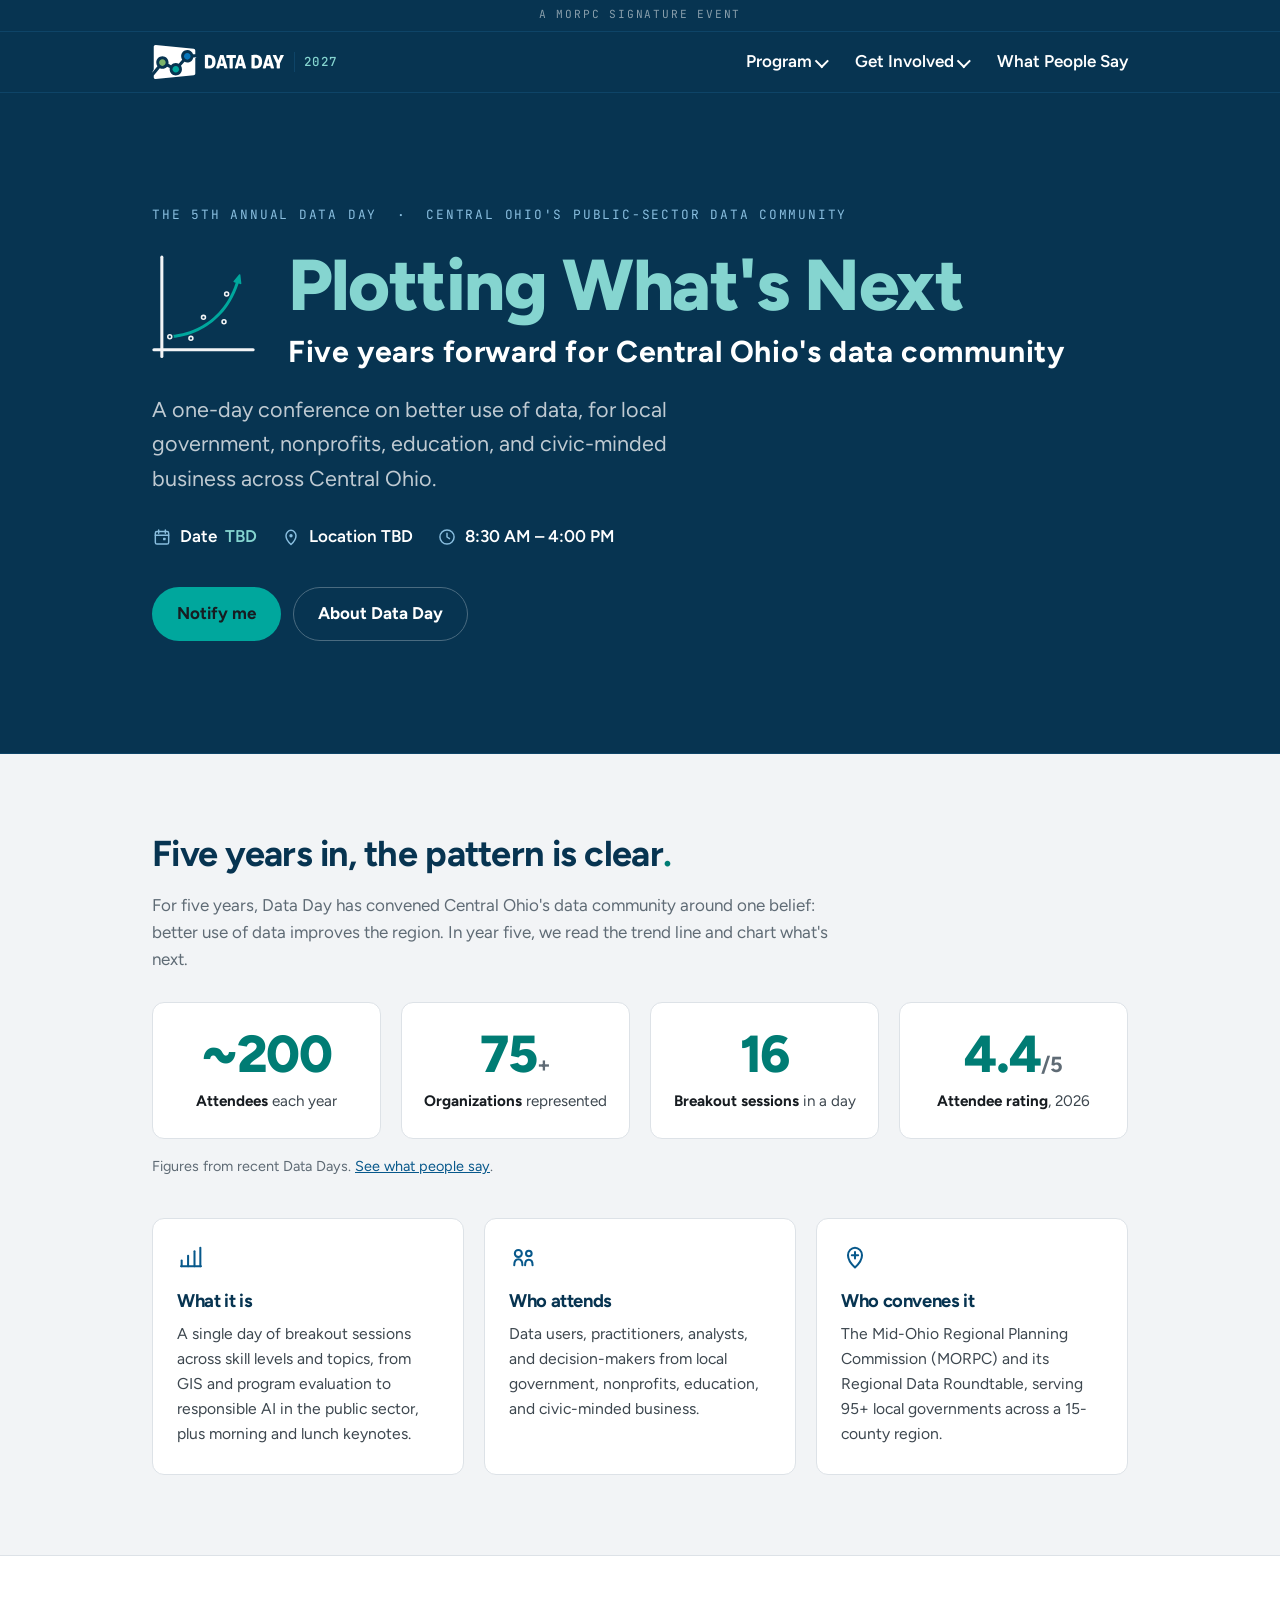
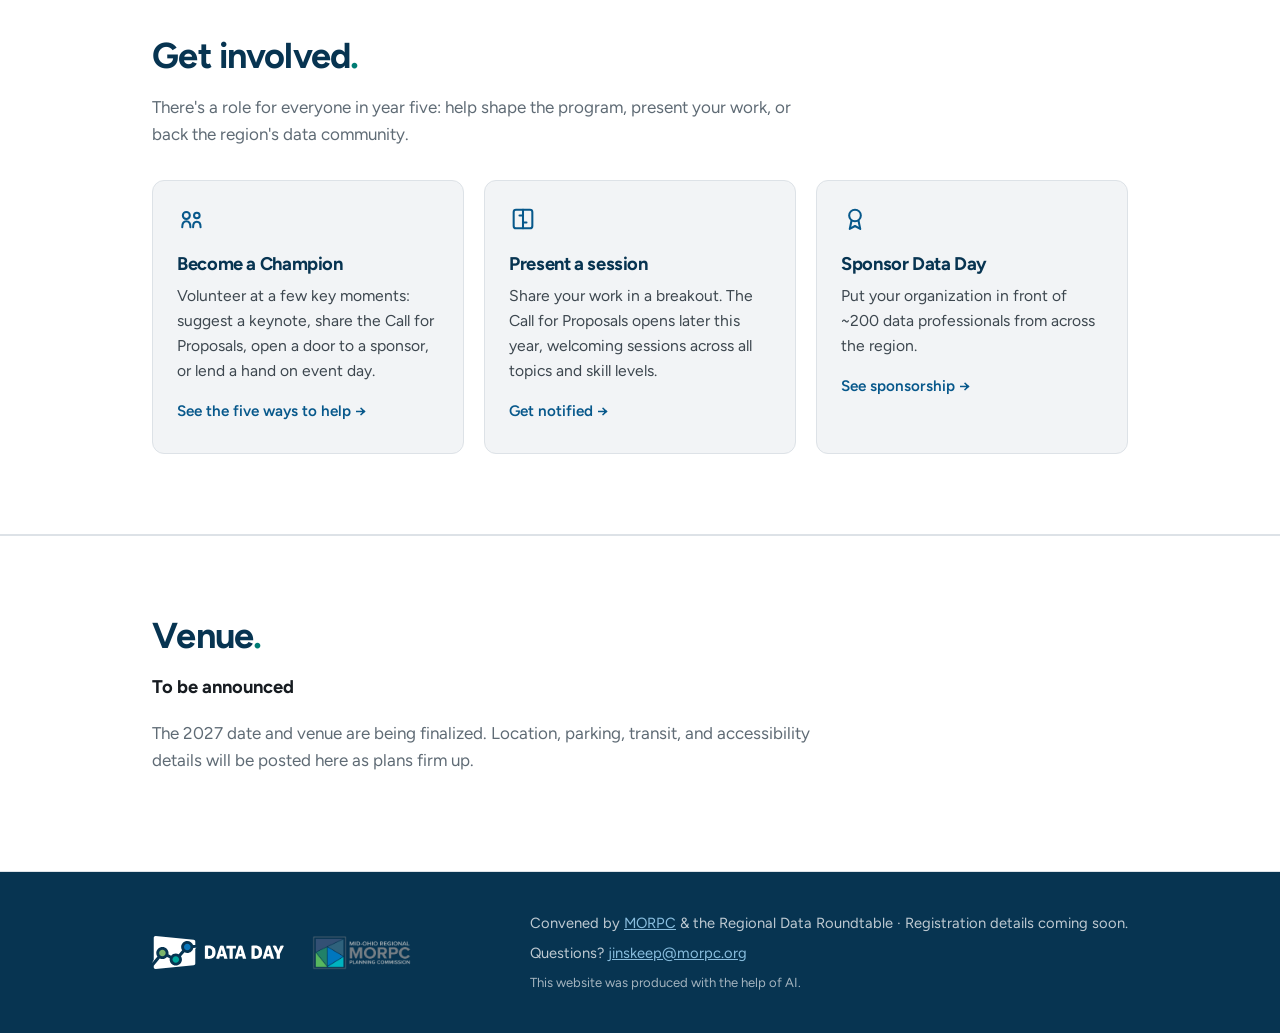
<file: docs/index.html>
<!DOCTYPE html>
<html lang="en">
<head>
  <meta charset="utf-8">
  <meta name="viewport" content="width=device-width, initial-scale=1">
  <title>Data Day 2027 · Plotting What's Next</title>
  <meta name="description" content="Data Day 2027: the 5th annual conference for Central Ohio's public-sector data community. Date and venue to be announced. Convened by MORPC and the Regional Data Roundtable.">
  <meta name="theme-color" content="#073451">
  <link rel="icon" href="assets/favicon.svg" type="image/svg+xml">

  <!-- Open Graph (image TBD, swap in the save-the-date graphic once built) -->
  <meta property="og:type" content="website">
  <meta property="og:title" content="Data Day 2027 · Plotting What's Next">
  <meta property="og:description" content="The 5th annual Data Day. Date & venue to be announced.">

  <link rel="preconnect" href="https://fonts.googleapis.com">
  <link rel="preconnect" href="https://fonts.gstatic.com" crossorigin>
  <link href="https://fonts.googleapis.com/css2?family=Figtree:wght@400;500;600;700;800&family=JetBrains+Mono:wght@400;500&display=swap" rel="stylesheet">
  <link rel="stylesheet" href="styles.css">
</head>
<body>
  <a class="skip-link" href="#about">Skip to content</a>

  <!-- MORPC signature strip -->
  <div class="sig-strip">
    <div class="wrap">
      <a href="https://www.morpc.org" target="_blank" rel="noopener">A MORPC Signature Event</a>
    </div>
  </div>

  <!-- ============================ TOP NAV ============================ -->
  <header class="topbar">
    <div class="wrap">
      <a class="topbar__brand" href="index.html">
        <img class="topbar__logo" src="assets/datadaylogo-white.svg" alt="Data Day" width="692" height="175">
        <span class="topbar__year">2027</span>
      </a>
      <nav class="topbar__nav" aria-label="Primary">
        <div class="navitem navitem--menu">
          <button type="button" class="navitem__btn" aria-expanded="false" aria-haspopup="true" aria-controls="menu-program">Program</button>
          <div class="navmenu" id="menu-program" role="menu" aria-label="Program">
            <span class="navmenu__item navmenu__item--disabled" role="menuitem" aria-disabled="true">Schedule <em>Coming soon</em></span>
            <a class="navmenu__item" role="menuitem" href="keynote.html">Keynotes</a>
            <span class="navmenu__item navmenu__item--disabled" role="menuitem" aria-disabled="true">Breakouts <em>Coming soon</em></span>
          </div>
        </div>
        <div class="navitem navitem--menu">
          <button type="button" class="navitem__btn" aria-expanded="false" aria-haspopup="true" aria-controls="menu-involved">Get Involved</button>
          <div class="navmenu" id="menu-involved" role="menu" aria-label="Get Involved">
            <a class="navmenu__item" role="menuitem" href="sponsors.html">Sponsorship</a>
            <a class="navmenu__item" role="menuitem" href="champions.html">Champions</a>
          </div>
        </div>
        <a class="navitem__link" href="what-people-say.html">What People Say</a>
      </nav>
    </div>
  </header>

  <!-- ============================ HERO ============================ -->
  <header class="hero">
    <div class="wrap">
      <p class="eyebrow">The 5th Annual Data Day &nbsp;·&nbsp; Central Ohio's public-sector data community</p>

      <div class="hero__lockup">
      <!-- Trend Mark (Fog axes + Teal arrow) -->
      <svg class="hero__mark" viewBox="165 113 490 490" role="img" aria-label="Data Day trend mark" style="color:#F2F4F6">
        <path d="M 173.99191,559.10665 H 641.5168" fill="none" stroke="currentColor" stroke-width="14.4" stroke-linecap="round"/>
        <path d="m 211.37723,123.12357 v 467.5249" fill="none" stroke="currentColor" stroke-width="14.4" stroke-linecap="round"/>
        <circle cx="248.69173" cy="498.01663" r="9.2476263" fill="none" stroke="currentColor" stroke-width="7.42475"/>
        <circle cx="348.375" cy="505.53125" r="9.2476263" fill="none" stroke="currentColor" stroke-width="7.42475"/>
        <circle cx="407.53125" cy="406.77148" r="9.2476263" fill="none" stroke="currentColor" stroke-width="7.42475"/>
        <circle cx="504.25195" cy="427.41211" r="9.2476263" fill="none" stroke="currentColor" stroke-width="7.42475"/>
        <circle cx="516.61914" cy="296.58984" r="9.2476263" fill="none" stroke="currentColor" stroke-width="7.42475"/>
        <path transform="translate(0.13638047,-0.05627852)" fill="#00A79D" d="M 576.82651 204.18714 A 3.6003599 3.6003599 0 0 0 575.09799 205.31214 L 549.66245 235.31018 A 3.6003599 3.6003599 0 0 0 551.37534 241.08558 L 559.21909 243.43714 C 519.67073 364.08588 444.71797 425.09234 378.71128 456.52893 C 328.57672 480.40621 284.06451 486.94206 264.28354 488.74183 C 266.26284 491.02009 267.46909 493.9852 267.46909 497.21253 C 267.46909 499.28394 266.97063 501.24655 266.09214 502.98987 C 287.35294 500.99257 333.42188 494.04738 384.90268 469.52893 C 453.71797 436.75471 532.23539 372.19244 573.01206 247.56995 L 581.1937 250.02308 A 3.6003599 3.6003599 0 0 0 585.80503 246.17151 L 581.42026 207.23792 A 3.6003599 3.6003599 0 0 0 578.89096 204.1969 A 3.6003599 3.6003599 0 0 0 576.82651 204.18714 z"/>
      </svg>

      <h1>Plotting What's Next<span class="sub">Five years forward for Central Ohio's data community</span></h1>
      </div>

      <p class="lede">A one-day conference on better use of data, for local government, nonprofits, education, and civic-minded business across Central Ohio.</p>

      <ul class="facts">
        <li>
          <svg viewBox="0 0 24 24" fill="none" stroke="currentColor" stroke-width="1.75" stroke-linecap="round" stroke-linejoin="round" aria-hidden="true">
            <rect x="4" y="5.5" width="16" height="15" rx="2"/><path d="M4 10H20"/><path d="M8 3.5V7.5"/><path d="M16 3.5V7.5"/><rect x="13.3" y="13" width="3" height="3" rx="0.6" fill="currentColor" stroke="none"/>
          </svg>
          Date <span class="num">TBD</span>
        </li>
        <li>
          <svg viewBox="0 0 24 24" fill="none" stroke="currentColor" stroke-width="1.75" stroke-linecap="round" stroke-linejoin="round" aria-hidden="true">
            <path d="M12 21C12 21 6 15.5 6 10.5C6 6.9 8.9 4 12 4C15.1 4 18 6.9 18 10.5C18 15.5 12 21 12 21Z"/><circle cx="12" cy="10.5" r="2" fill="currentColor" stroke="none"/>
          </svg>
          Location TBD
        </li>
        <li>
          <svg viewBox="0 0 24 24" fill="none" stroke="currentColor" stroke-width="1.75" stroke-linecap="round" stroke-linejoin="round" aria-hidden="true">
            <circle cx="12" cy="12" r="8.5"/><path d="M12 7.5V12L15 14"/>
          </svg>
          8:30&nbsp;AM&nbsp;–&nbsp;4:00&nbsp;PM
        </li>
      </ul>

      <div class="cta">
        <a class="btn btn-primary" href="mailto:jinskeep@morpc.org?subject=Notify%20me%20about%20Data%20Day%202027">Notify me</a>
        <a class="btn btn-ghost" href="#about">About Data Day</a>
      </div>
    </div>
  </header>

  <!-- ============================ ABOUT ============================ -->
  <section id="about">
    <div class="wrap">
      <h2>Five years in, the pattern is clear<span class="tick">.</span></h2>
      <p class="muted" style="max-width:62ch;">For five years, Data Day has convened Central Ohio's data community around one belief: better use of data improves the region. In year five, we read the trend line and chart what's next.</p>

      <div class="stats" style="margin-top:1.75rem;">
        <div class="stat"><div class="stat__num">~200</div><div class="stat__label"><b>Attendees</b> each year</div></div>
        <div class="stat"><div class="stat__num">75<small>+</small></div><div class="stat__label"><b>Organizations</b> represented</div></div>
        <div class="stat"><div class="stat__num">16</div><div class="stat__label"><b>Breakout sessions</b> in a day</div></div>
        <div class="stat"><div class="stat__num">4.4<small>/5</small></div><div class="stat__label"><b>Attendee rating</b>, 2026</div></div>
      </div>
      <p class="muted" style="font-size:0.9rem; margin-top:1rem;">Figures from recent Data Days. <a href="what-people-say.html">See what people say</a>.</p>

      <div class="grid cols-3" style="margin-top:2.5rem;">
        <article class="card">
          <svg viewBox="0 0 24 24" fill="none" stroke="currentColor" stroke-width="1.75" stroke-linecap="round" stroke-linejoin="round" aria-hidden="true">
            <path d="M4 20V15"/><path d="M9.5 20V11"/><path d="M15 20V7"/><path d="M20 20V4"/><path d="M3.5 20H20.5"/>
          </svg>
          <h3>What it is</h3>
          <p>A single day of breakout sessions across skill levels and topics, from GIS and program evaluation to responsible AI in the public sector, plus morning and lunch keynotes.</p>
        </article>
        <article class="card">
          <svg viewBox="0 0 24 24" fill="none" stroke="currentColor" stroke-width="1.75" stroke-linecap="round" stroke-linejoin="round" aria-hidden="true">
            <path d="M4.5 19C4.5 15.7 6 14 8 14C10 14 11.5 15.7 11.5 19"/><path d="M13.8 19C13.8 16 15.2 14.4 17 14.4C18.8 14.4 20.2 16 20.2 19"/><circle cx="8" cy="9" r="3"/><circle cx="17" cy="9" r="2.4"/>
          </svg>
          <h3>Who attends</h3>
          <p>Data users, practitioners, analysts, and decision-makers from local government, nonprofits, education, and civic-minded business.</p>
        </article>
        <article class="card">
          <svg viewBox="0 0 24 24" fill="none" stroke="currentColor" stroke-width="1.75" stroke-linecap="round" stroke-linejoin="round" aria-hidden="true">
            <path d="M12 21C12 21 6 15.5 6 10.5C6 6.9 8.9 4 12 4C15.1 4 18 6.9 18 10.5C18 15.5 12 21 12 21Z"/><path d="M9.3 10.5H14.7"/><path d="M12 7.8V13.2"/>
          </svg>
          <h3>Who convenes it</h3>
          <p>The Mid-Ohio Regional Planning Commission (MORPC) and its Regional Data Roundtable, serving 95+ local governments across a 15-county region.</p>
        </article>
      </div>
    </div>
  </section>

  <!-- ============================ GET INVOLVED ============================ -->
  <section id="get-involved" class="venue">
    <div class="wrap">
      <h2>Get involved<span class="tick">.</span></h2>
      <p class="muted" style="max-width:60ch;">There's a role for everyone in year five: help shape the program, present your work, or back the region's data community.</p>

      <div class="grid cols-3" style="margin-top:2rem;">
        <a class="card card--link" href="champions.html">
          <svg viewBox="0 0 24 24" fill="none" stroke="currentColor" stroke-width="1.75" stroke-linecap="round" stroke-linejoin="round" aria-hidden="true"><path d="M4.5 19C4.5 15.7 6 14 8 14C10 14 11.5 15.7 11.5 19"/><path d="M13.8 19C13.8 16 15.2 14.4 17 14.4C18.8 14.4 20.2 16 20.2 19"/><circle cx="8" cy="9" r="3"/><circle cx="17" cy="9" r="2.4"/></svg>
          <h3>Become a Champion</h3>
          <p>Volunteer at a few key moments: suggest a keynote, share the Call for Proposals, open a door to a sponsor, or lend a hand on event day.</p>
          <span class="card__more">See the five ways to help &rarr;</span>
        </a>

        <a class="card card--link" href="mailto:jinskeep@morpc.org?subject=Data%20Day%202027%20Call%20for%20Proposals">
          <svg viewBox="0 0 24 24" fill="none" stroke="currentColor" stroke-width="1.75" stroke-linecap="round" stroke-linejoin="round" aria-hidden="true"><rect x="4" y="4" width="16" height="16" rx="2"/><path d="M12 4V20"/><path d="M9 9H12"/><path d="M12 15H15"/></svg>
          <h3>Present a session</h3>
          <p>Share your work in a breakout. The Call for Proposals opens later this year, welcoming sessions across all topics and skill levels.</p>
          <span class="card__more">Get notified &rarr;</span>
        </a>

        <a class="card card--link" href="sponsors.html">
          <svg viewBox="0 0 24 24" fill="none" stroke="currentColor" stroke-width="1.75" stroke-linecap="round" stroke-linejoin="round" aria-hidden="true"><path d="M9 13.5L7.5 20.5L12 18L16.5 20.5L15 13.5"/><circle cx="12" cy="9" r="5"/></svg>
          <h3>Sponsor Data Day</h3>
          <p>Put your organization in front of ~200 data professionals from across the region.</p>
          <span class="card__more">See sponsorship &rarr;</span>
        </a>
      </div>
    </div>
  </section>

  <!-- ============================ VENUE ============================ -->
  <section id="venue" class="venue">
    <div class="wrap">
      <h2>Venue<span class="tick">.</span></h2>
      <p style="font-weight:700; font-size:1.15rem; margin:0;">To be announced</p>
      <p class="muted" style="max-width:60ch;">The 2027 date and venue are being finalized. Location, parking, transit, and accessibility details will be posted here as plans firm up.</p>
    </div>
  </section>

  <!-- ============================ FOOTER ============================ -->
  <footer>
    <div class="wrap">
      <div class="footer__logos">
        <span class="footer__dd">
          <img src="assets/datadaylogo-white.svg" alt="Data Day" width="692" height="175">
        </span>
        <a class="footer__morpc" href="https://www.morpc.org" target="_blank" rel="noopener" aria-label="Mid-Ohio Regional Planning Commission, morpc.org (opens in a new tab)">
          <img src="assets/morpc-logo.png" alt="Mid-Ohio Regional Planning Commission (MORPC)">
        </a>
      </div>
      <div class="footer__text">
        <p>Convened by <a href="https://www.morpc.org" target="_blank" rel="noopener">MORPC</a> &amp; the Regional Data Roundtable · Registration details coming soon.</p>
        <p>Questions? <a href="mailto:jinskeep@morpc.org">jinskeep@morpc.org</a></p>
        <p style="font-size:0.82rem; opacity:0.85;">This website was produced with the help of AI.</p>
      </div>
    </div>
  </footer>
  <script src="nav.js" defer></script>
</body>
</html>
</file>
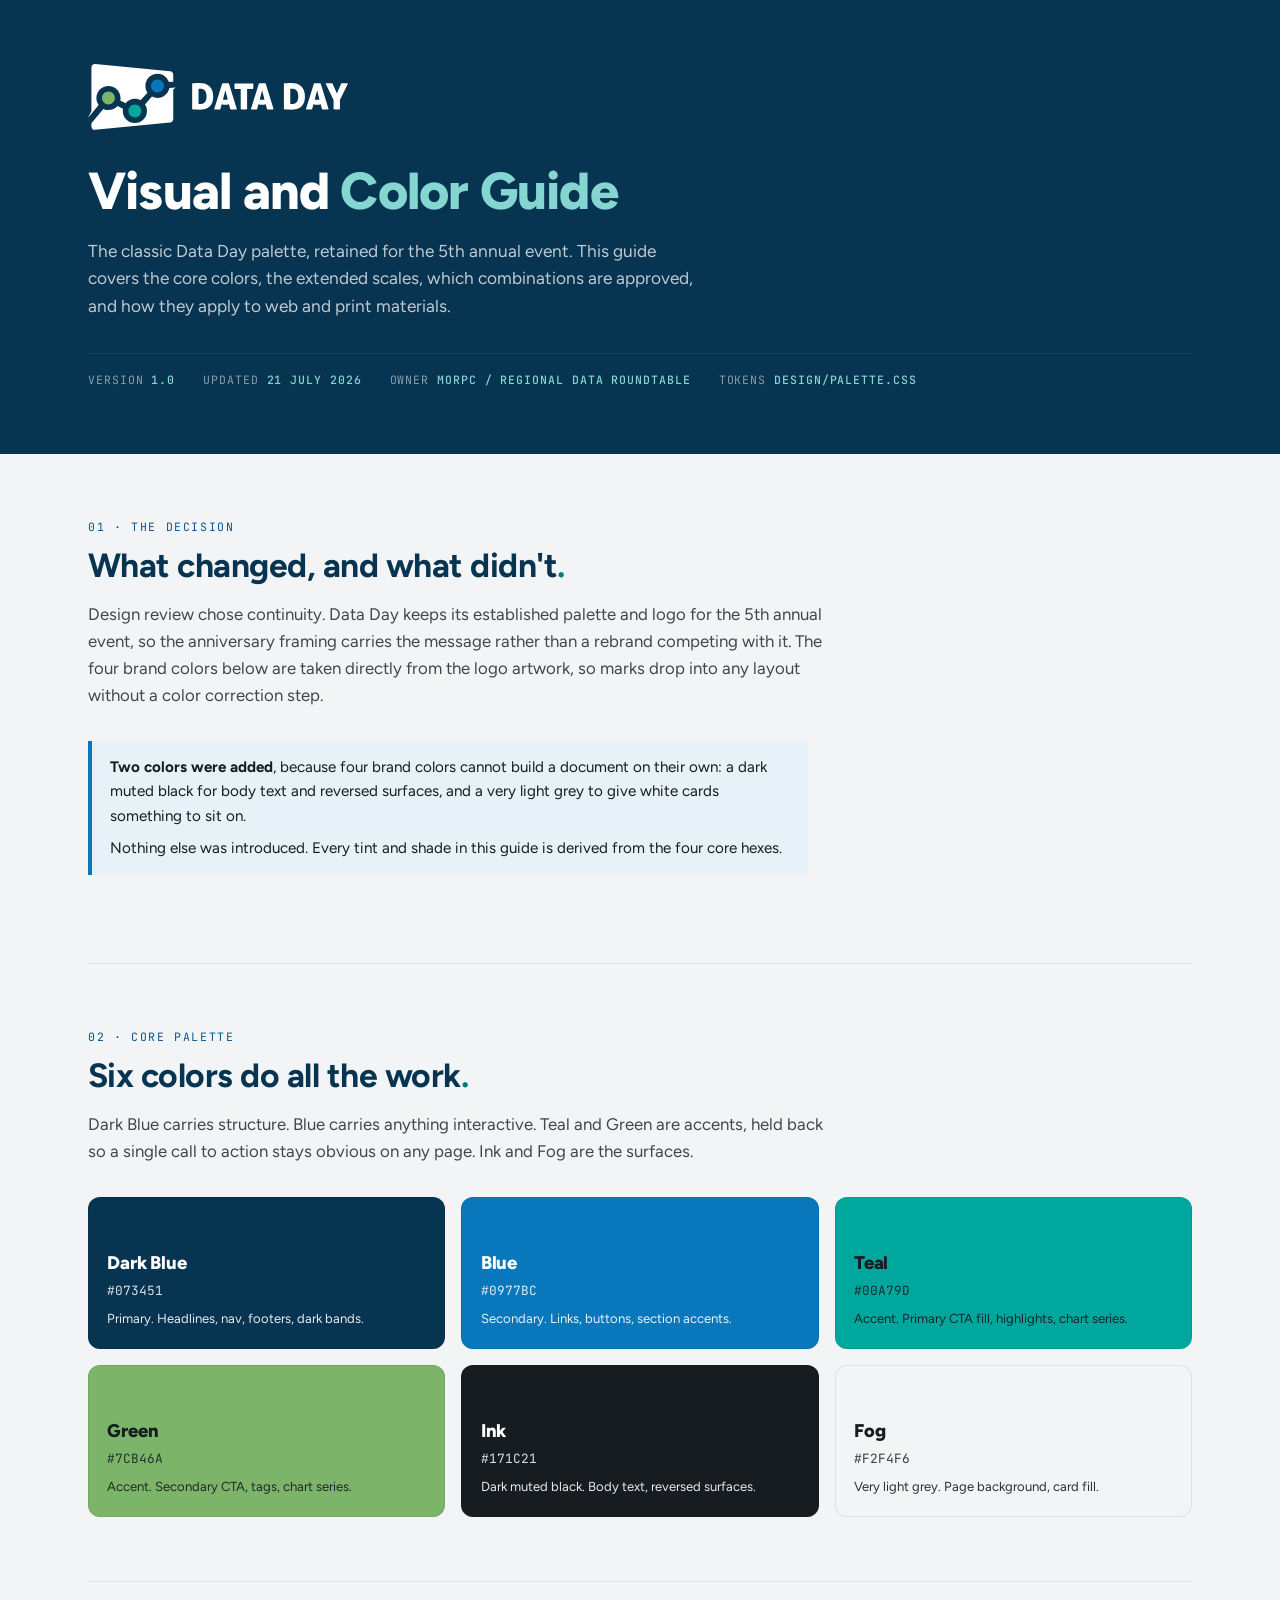
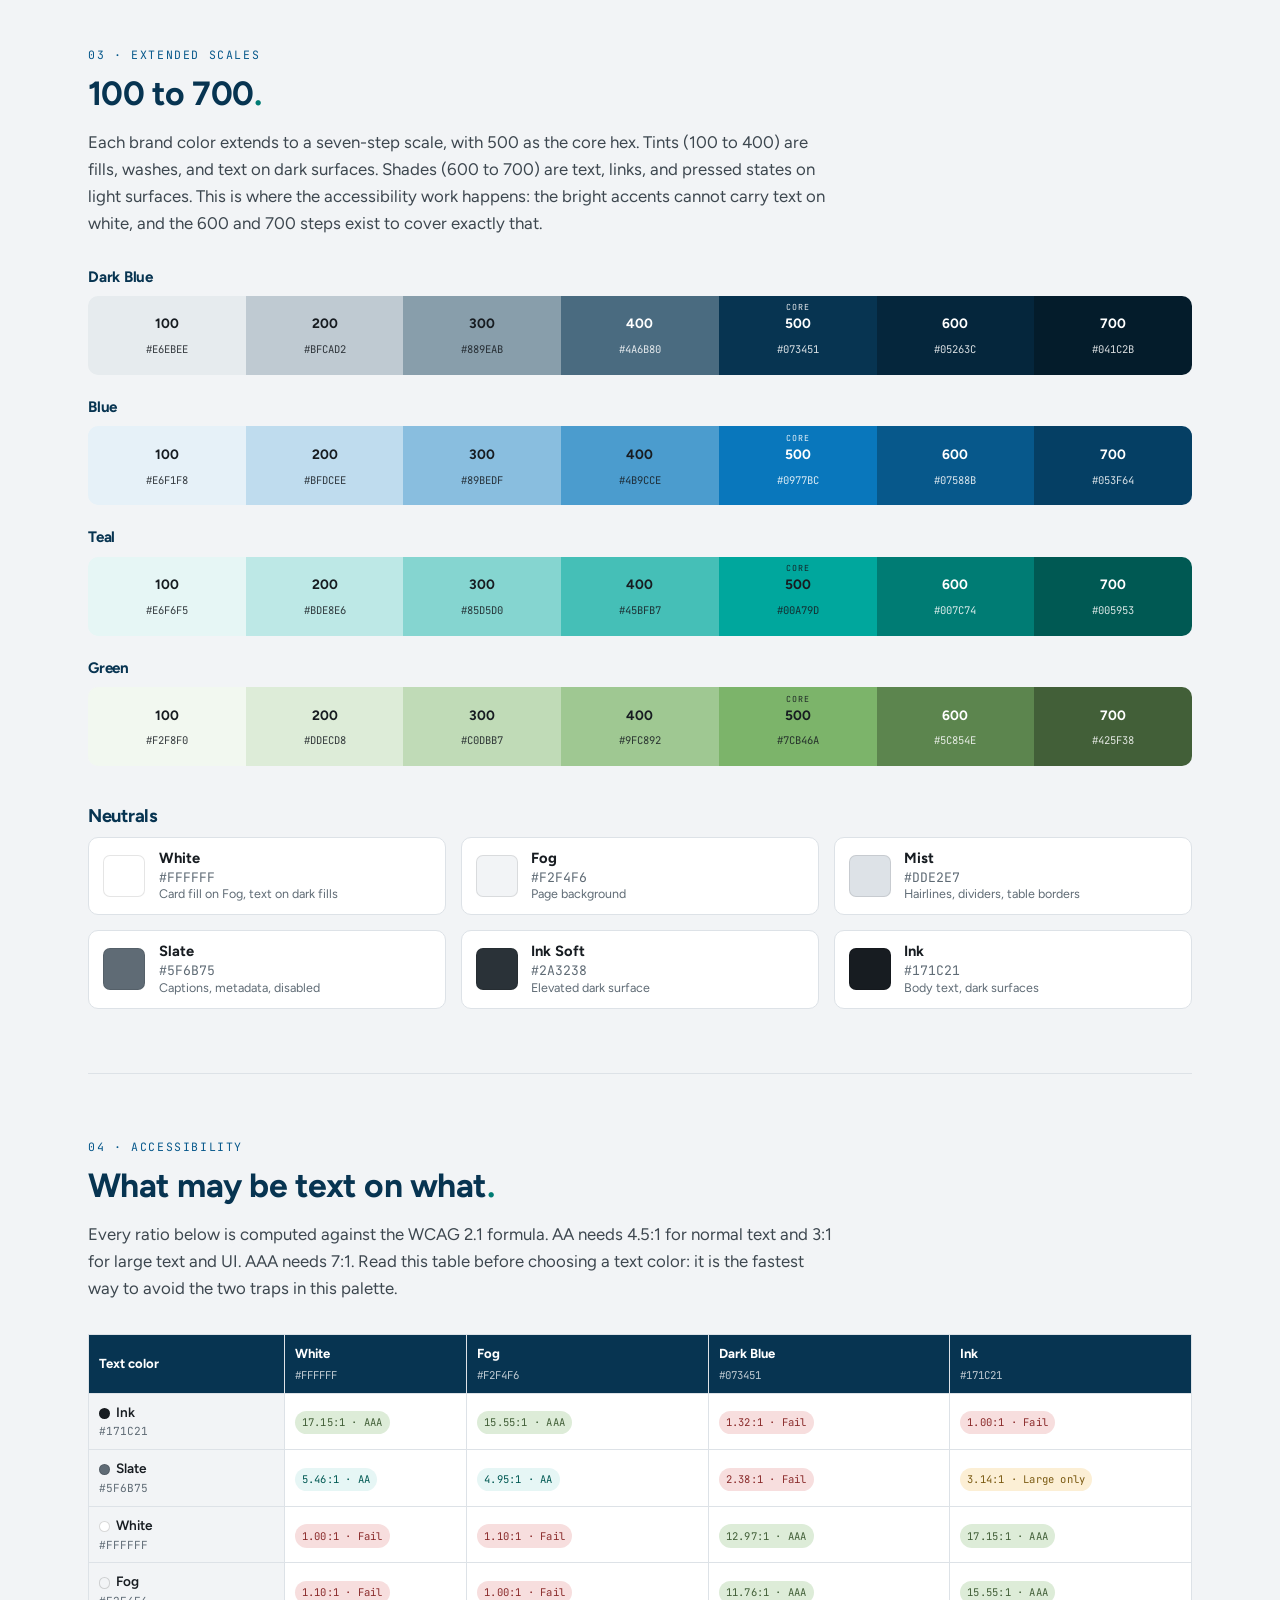
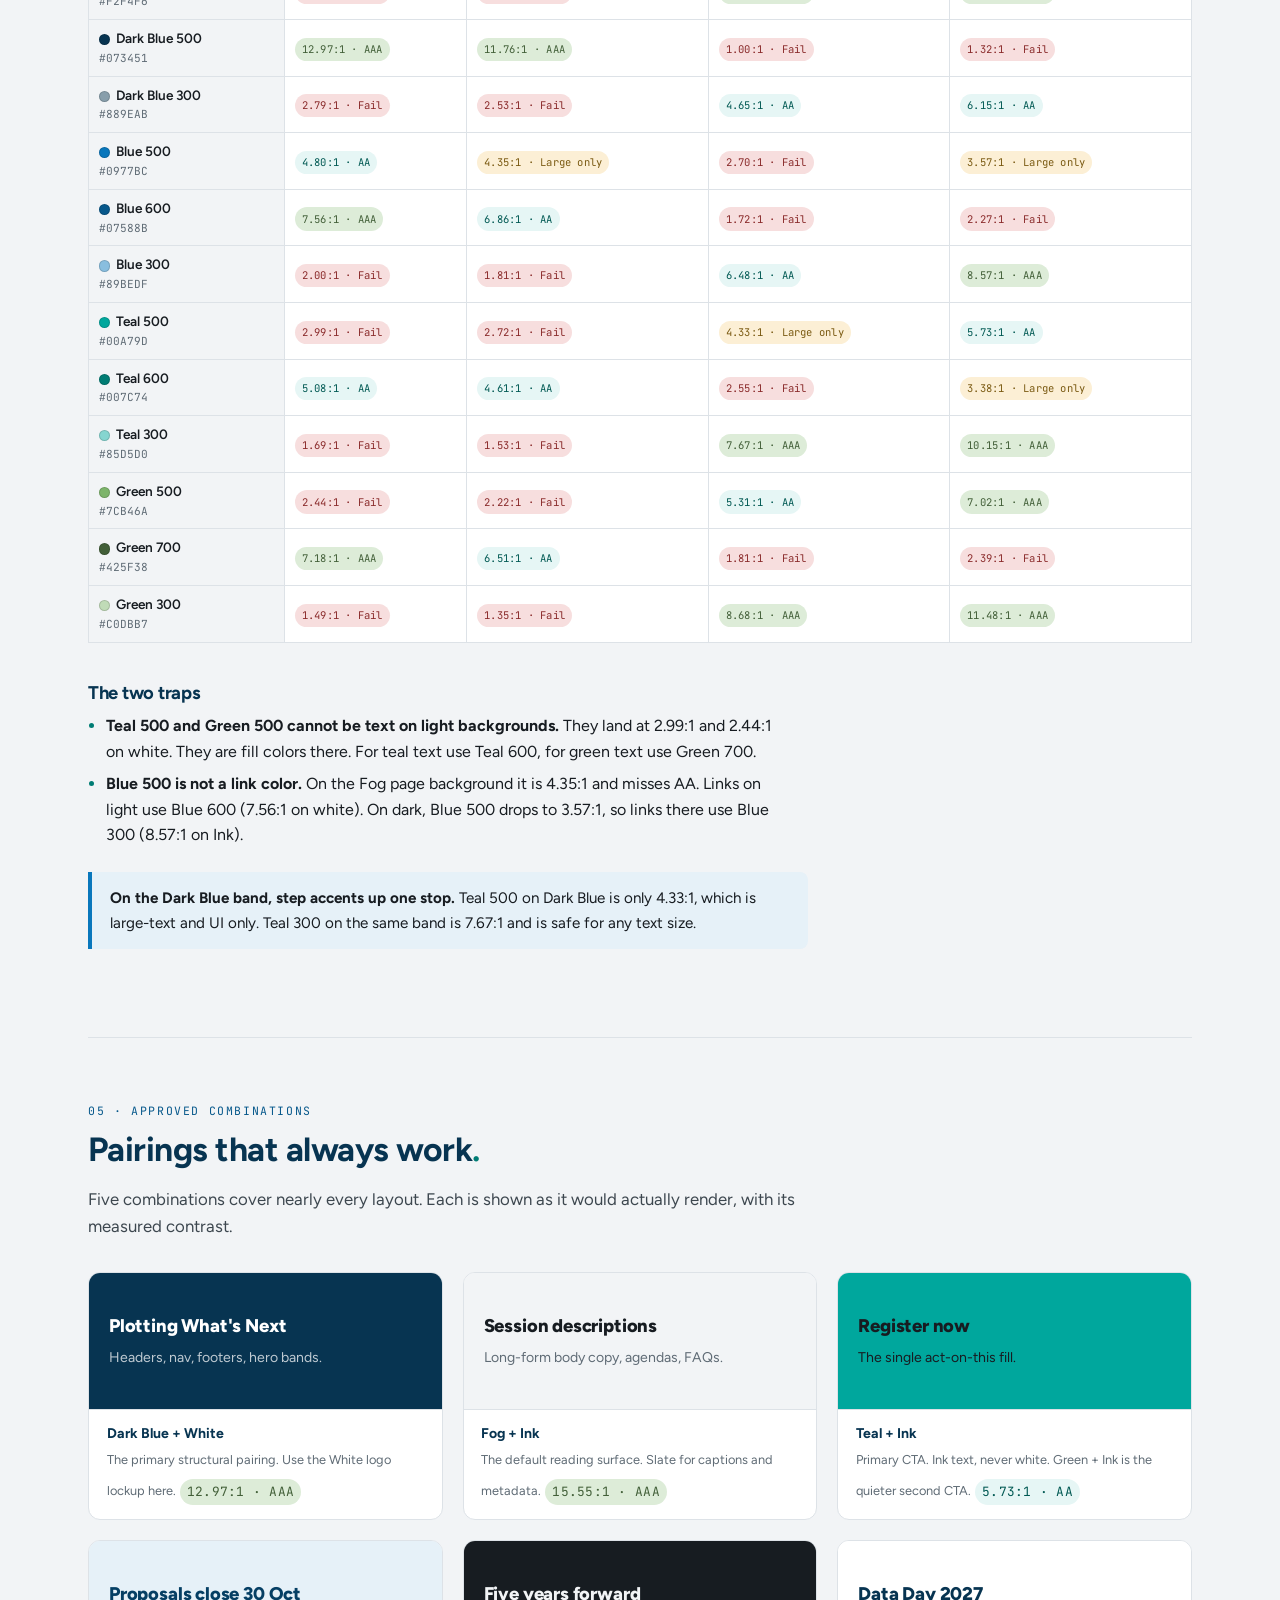
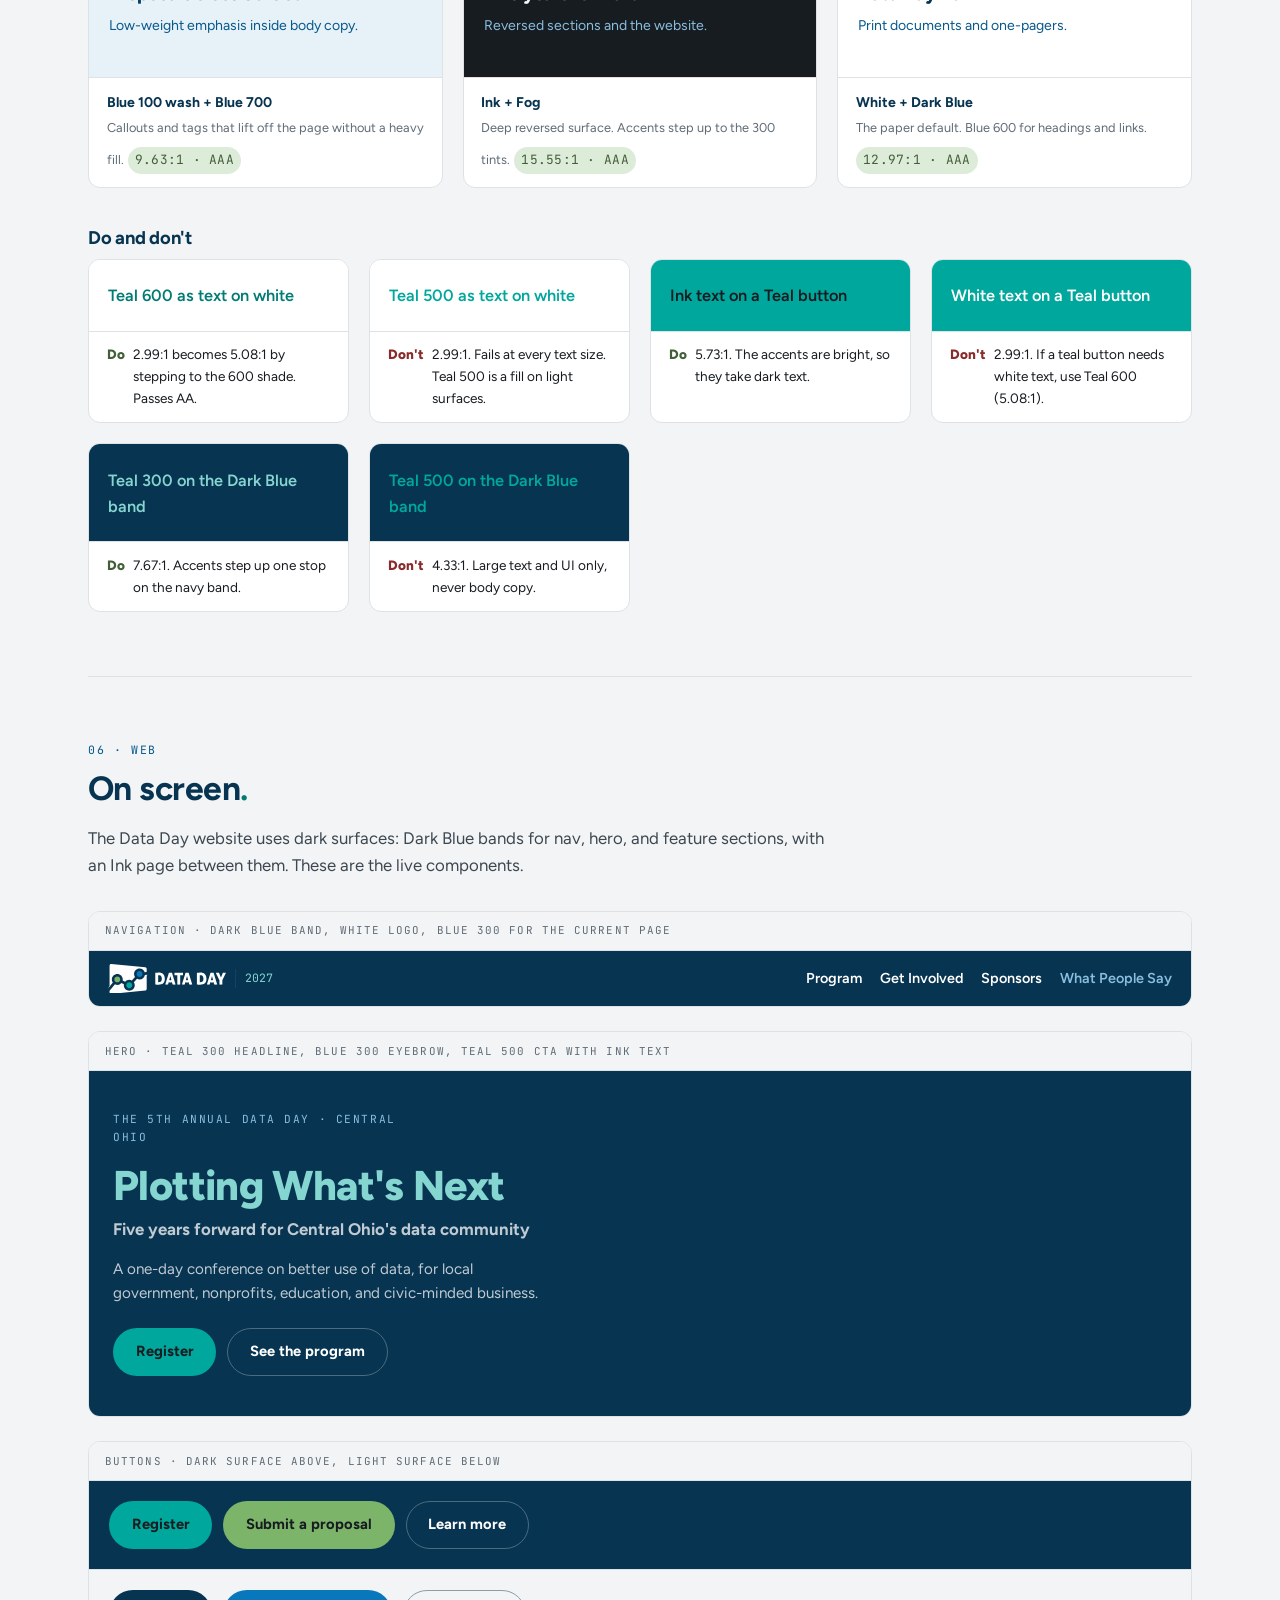
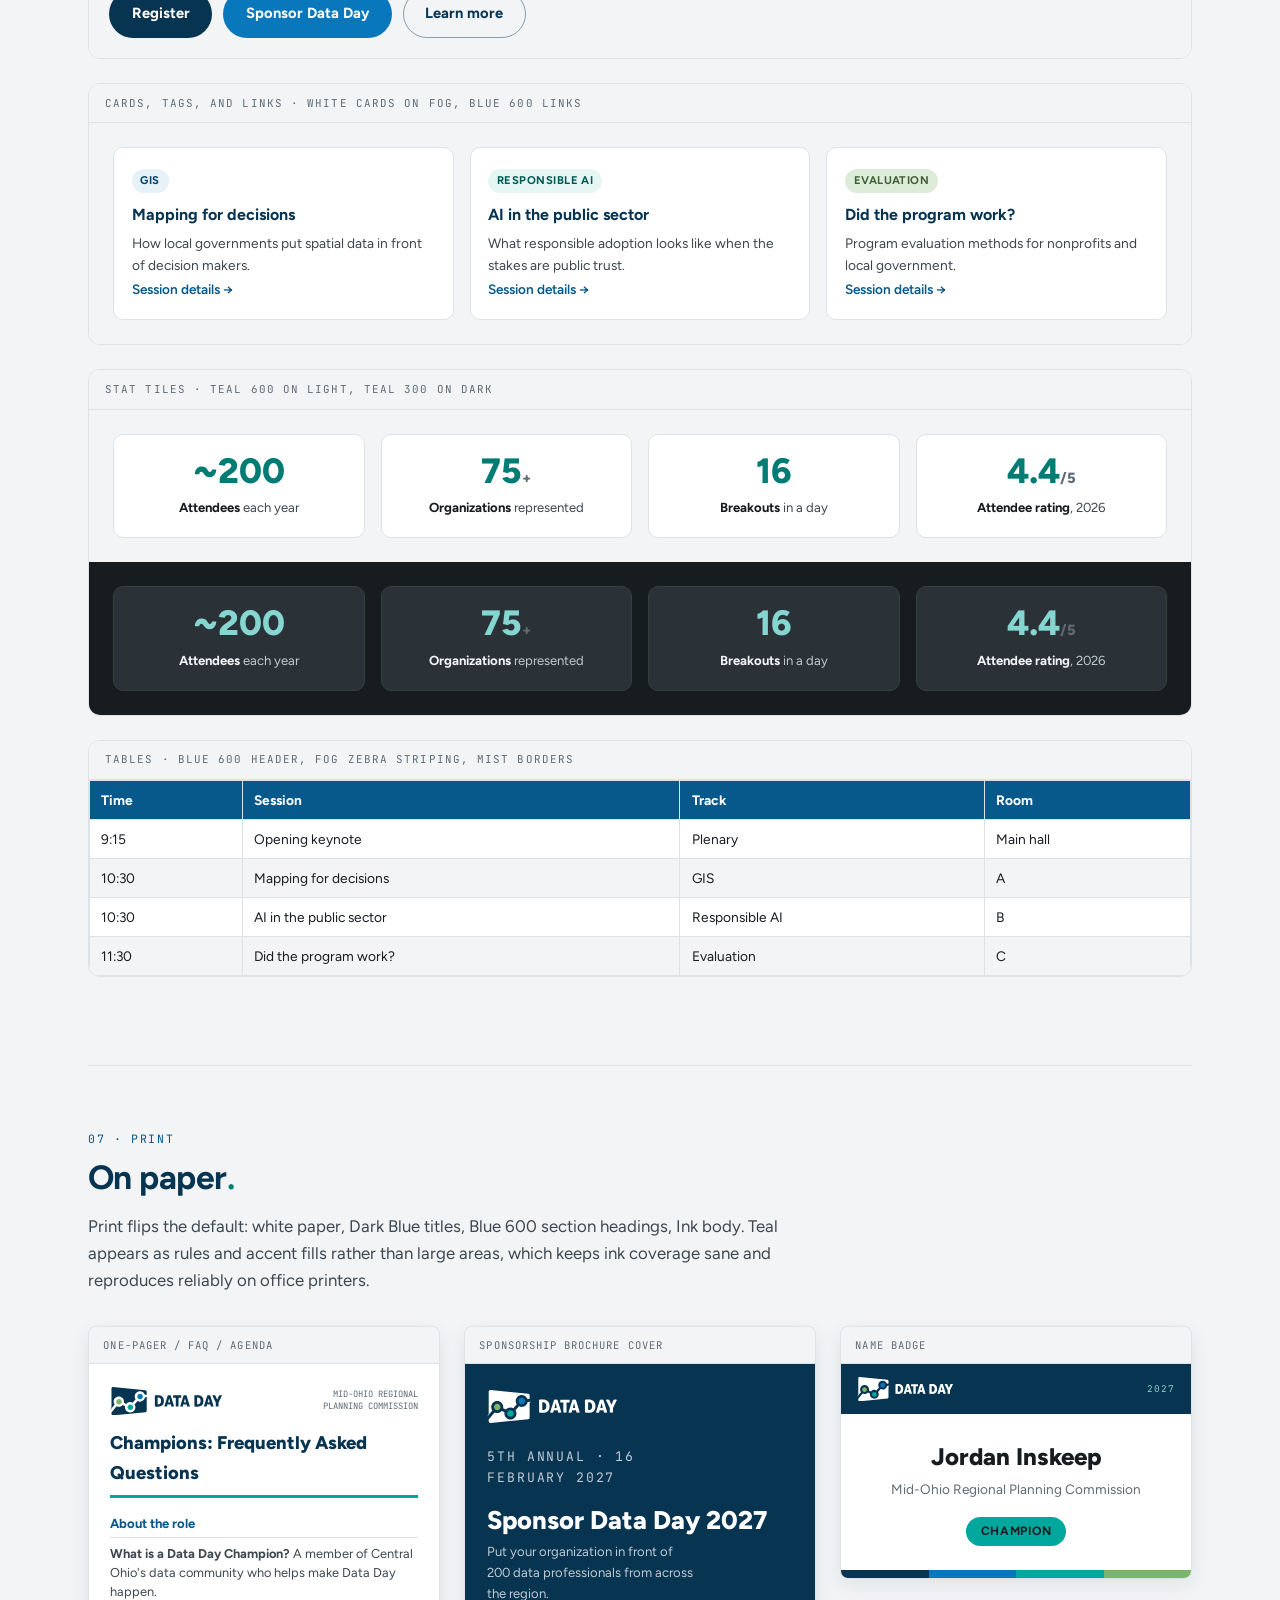
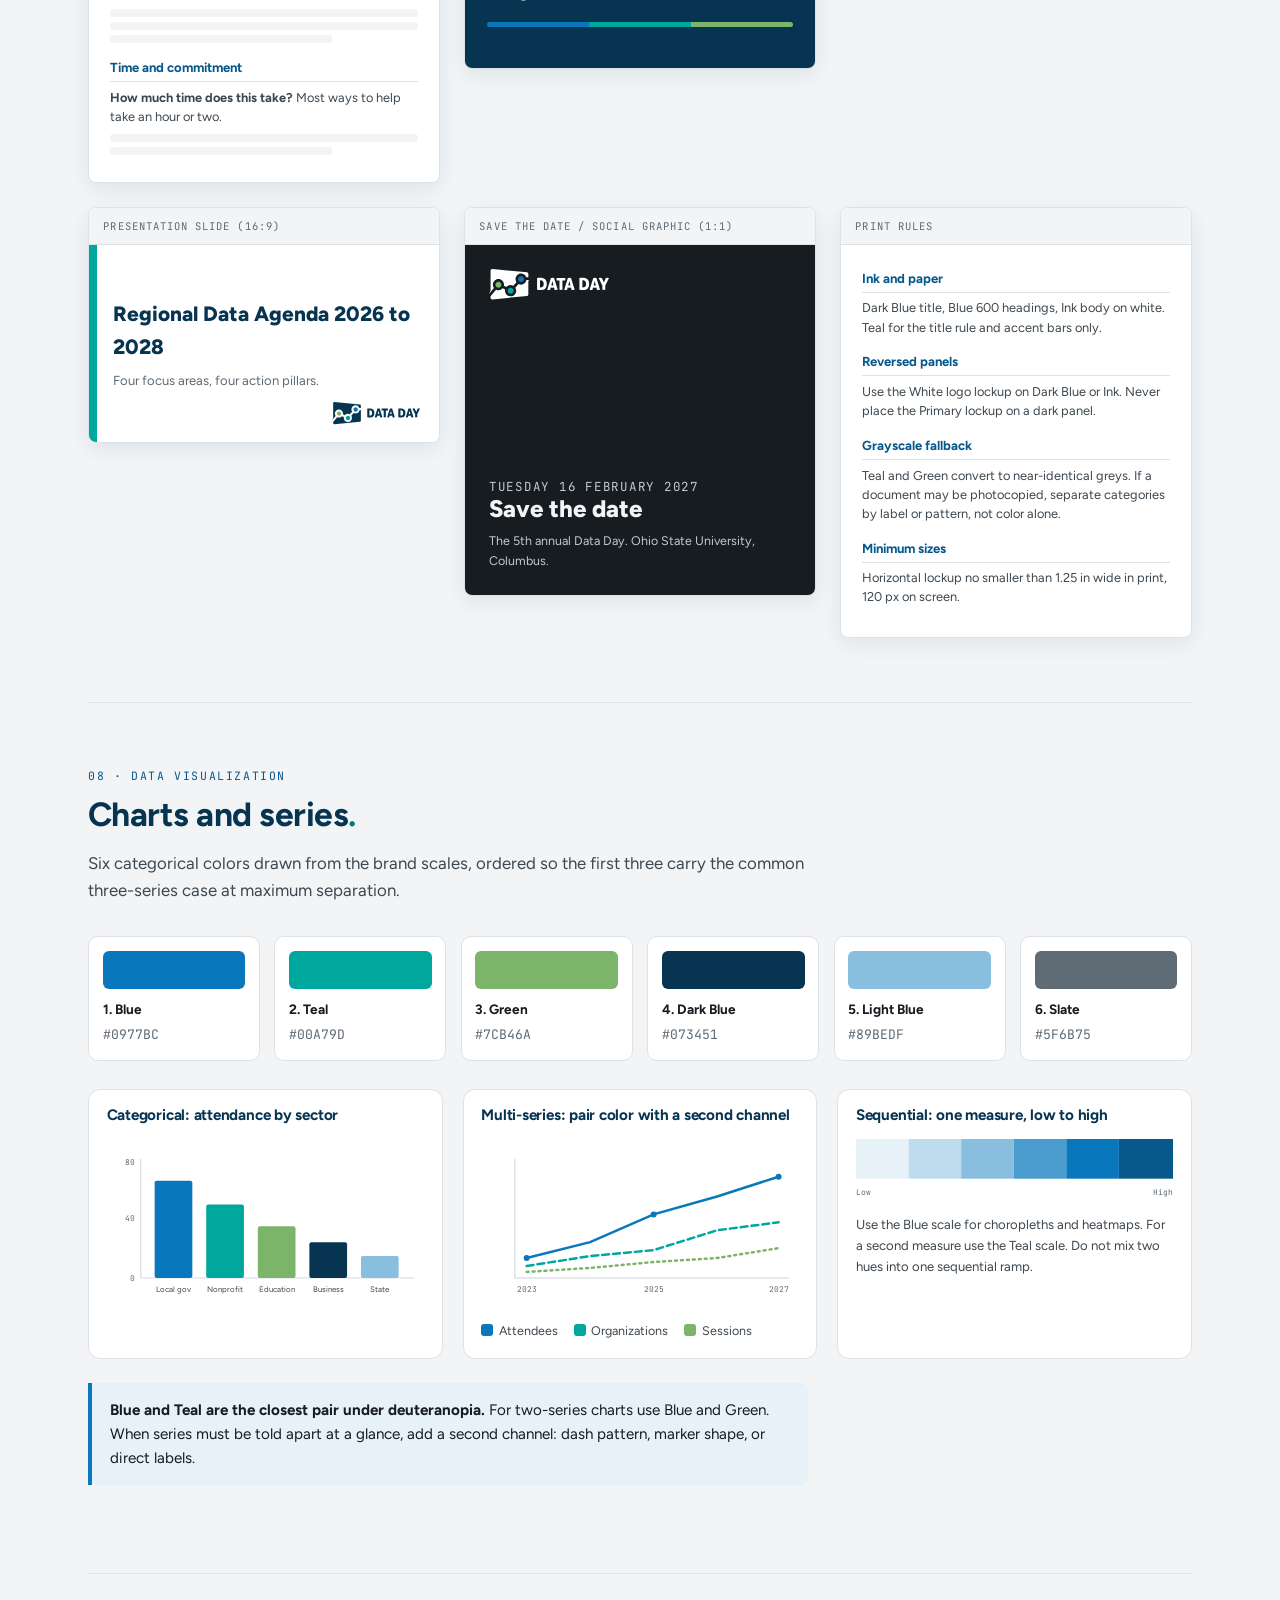
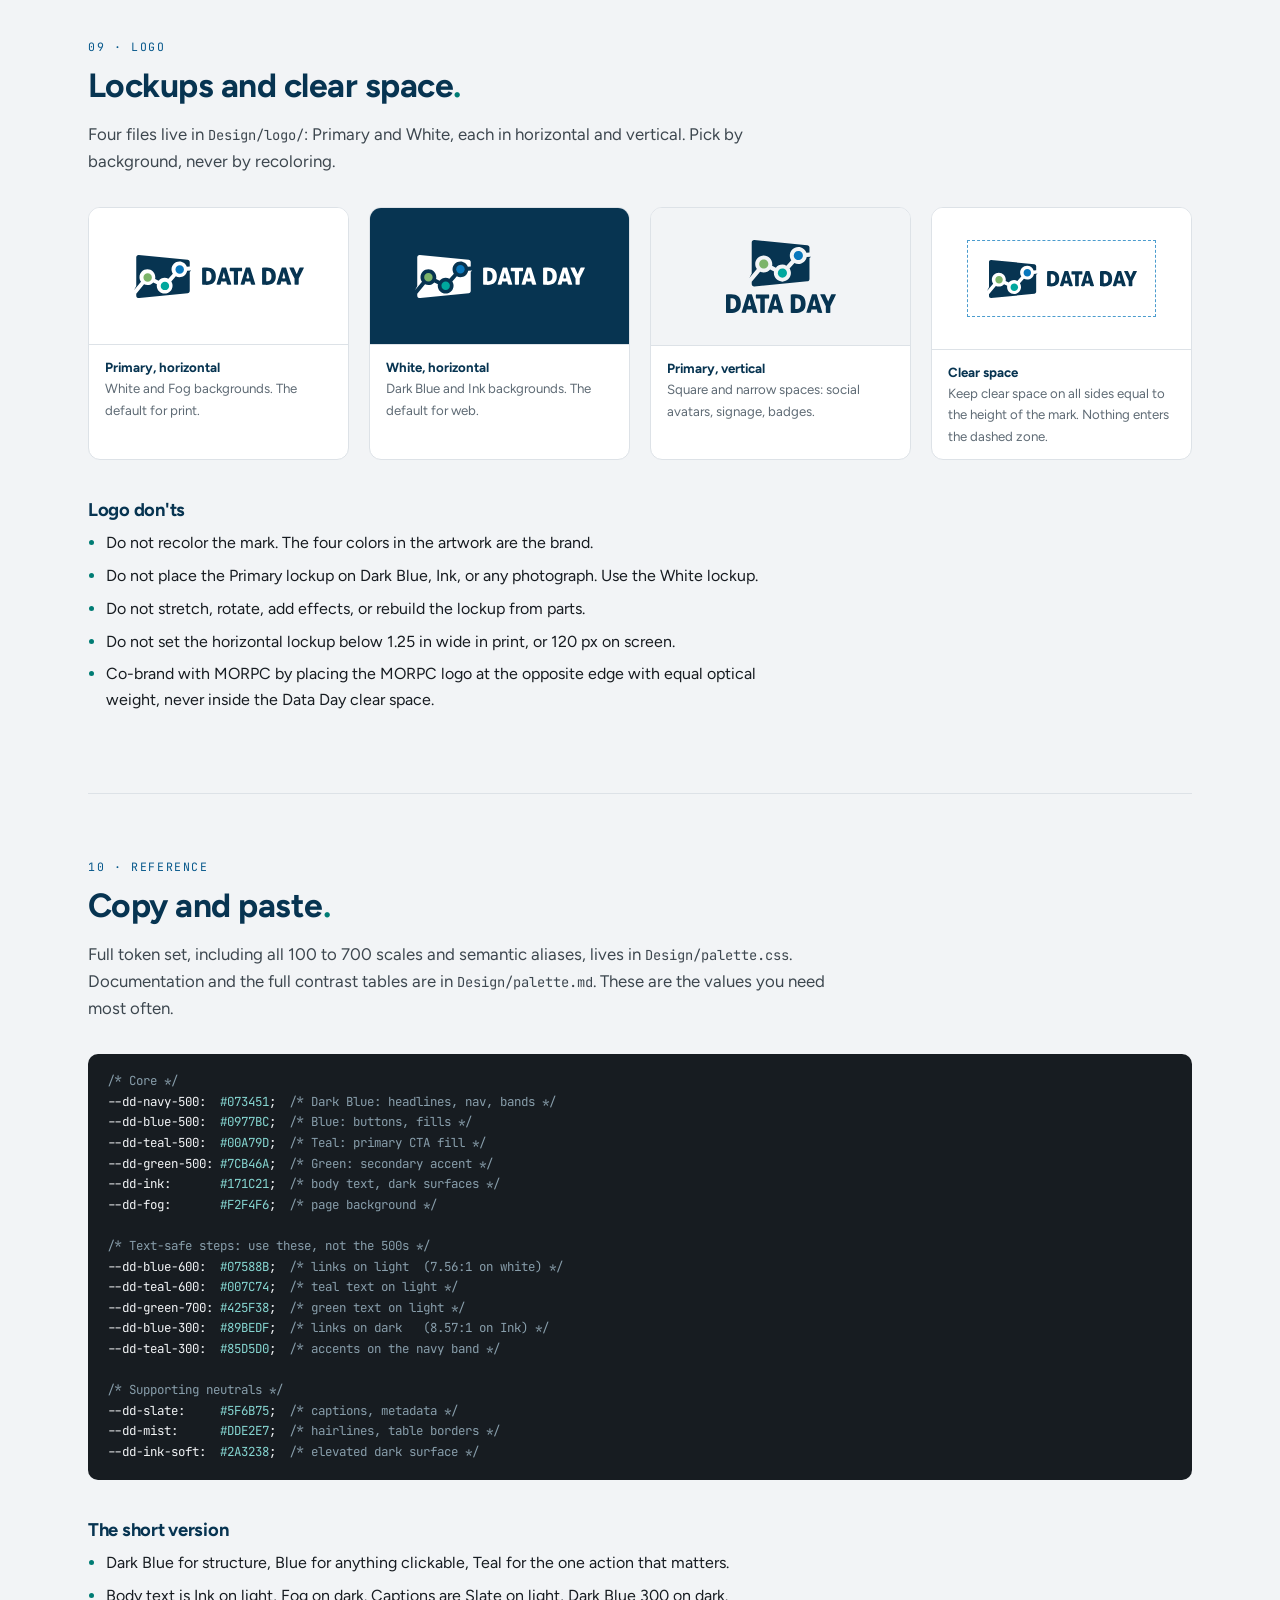
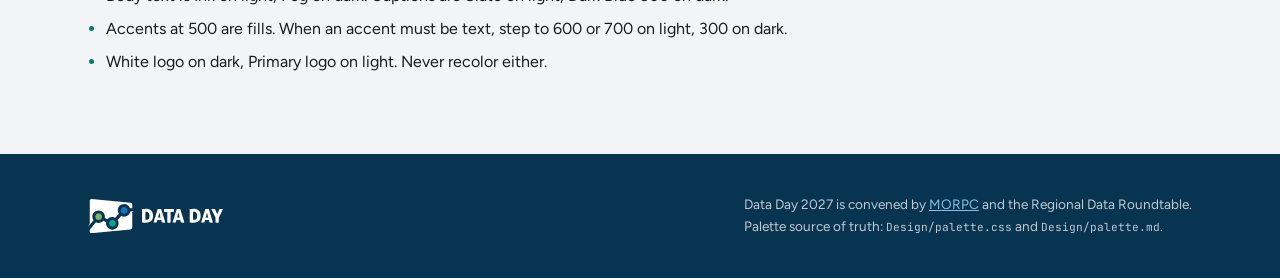
<file: Design/design-brief.html>
<!doctype html>
<html lang="en">
<head>
<meta charset="utf-8">
<meta name="viewport" content="width=device-width, initial-scale=1">
<title>Data Day 2027 · Visual and Color Guide</title>
<meta name="description" content="Data Day 2027 design brief: the classic Data Day palette, logo usage, and approved color combinations for web and print.">
<link rel="preconnect" href="https://fonts.googleapis.com">
<link rel="preconnect" href="https://fonts.gstatic.com" crossorigin>
<link href="https://fonts.googleapis.com/css2?family=Figtree:wght@400;500;600;700;800&family=JetBrains+Mono:wght@400;500&display=swap" rel="stylesheet">
<style>
:root {
  --navy-100:#E6EBEE; --navy-200:#BFCAD2; --navy-300:#889EAB; --navy-400:#4A6B80;
  --navy-500:#073451; --navy-600:#05263C; --navy-700:#041C2B;
  --blue-100:#E6F1F8; --blue-200:#BFDCEE; --blue-300:#89BEDF; --blue-400:#4B9CCE;
  --blue-500:#0977BC; --blue-600:#07588B; --blue-700:#053F64;
  --teal-100:#E6F6F5; --teal-200:#BDE8E6; --teal-300:#85D5D0; --teal-400:#45BFB7;
  --teal-500:#00A79D; --teal-600:#007C74; --teal-700:#005953;
  --green-100:#F2F8F0; --green-200:#DDECD8; --green-300:#C0DBB7; --green-400:#9FC892;
  --green-500:#7CB46A; --green-600:#5C854E; --green-700:#425F38;
  --white:#FFFFFF; --fog:#F2F4F6; --mist:#DDE2E7; --slate:#5F6B75;
  --ink-soft:#2A3238; --ink:#171C21;
  --font:'Figtree',system-ui,-apple-system,'Segoe UI',Roboto,sans-serif;
  --mono:'JetBrains Mono',ui-monospace,SFMono-Regular,Consolas,monospace;
  --maxw:74rem;
  --radius:12px;
}
* { box-sizing:border-box; }
body {
  margin:0; background:var(--fog); color:var(--ink);
  font-family:var(--font); font-size:16px; line-height:1.6;
  -webkit-font-smoothing:antialiased;
}
code { font-family:var(--mono); font-size:0.82em; }
.wrap { max-width:var(--maxw); margin-inline:auto; padding-inline:clamp(1.1rem,4vw,2.5rem); }
h1,h2,h3,h4 { line-height:1.15; letter-spacing:-0.015em; margin:0 0 0.5em; }

/* ---------- masthead ---------- */
.masthead { background:var(--navy-500); color:var(--white); padding-block:clamp(2.5rem,6vw,4rem); }
.masthead .logo { width:clamp(190px,26vw,260px); height:auto; display:block; margin-bottom:2rem; }
.masthead h1 { font-size:clamp(2rem,5.5vw,3.25rem); font-weight:800; margin:0; }
.masthead h1 span { color:var(--teal-300); }
.masthead p { color:var(--navy-200); max-width:56ch; margin:1rem 0 0; font-size:1.08rem; }
.masthead .meta {
  display:flex; flex-wrap:wrap; gap:0.4rem 1.75rem; margin:2rem 0 0; padding:1.1rem 0 0;
  border-top:1px solid #0E4467; list-style:none; font-family:var(--mono);
  font-size:0.72rem; letter-spacing:0.08em; text-transform:uppercase; color:var(--navy-300);
}
.masthead .meta b { color:var(--teal-300); font-weight:500; }

/* ---------- structure ---------- */
section { padding-block:clamp(2.5rem,6vw,4rem); border-bottom:1px solid var(--mist); }
section:last-of-type { border-bottom:0; }
.sec-num {
  font-family:var(--mono); font-size:0.72rem; letter-spacing:0.14em; text-transform:uppercase;
  color:var(--blue-600); margin:0 0 0.6rem;
}
section h2 { font-size:clamp(1.5rem,3.5vw,2.1rem); color:var(--navy-500); }
section h2 .tick { color:var(--teal-600); }
.lede { max-width:68ch; color:#3D474F; font-size:1.05rem; margin:0 0 2rem; }
h3 { font-size:1.15rem; color:var(--navy-500); margin-top:2.5rem; }
h4 { font-size:0.95rem; color:var(--navy-500); margin:0 0 0.6rem; }
.note {
  background:var(--blue-100); border-left:4px solid var(--blue-500);
  padding:0.9rem 1.1rem; border-radius:0 8px 8px 0; margin:1.5rem 0; max-width:72ch;
}
.note p { margin:0; font-size:0.95rem; }
.note p + p { margin-top:0.5rem; }

/* ---------- core swatches ---------- */
.core { display:grid; gap:1rem; grid-template-columns:1fr; }
@media (min-width:38rem) { .core { grid-template-columns:repeat(2,1fr); } }
@media (min-width:60rem) { .core { grid-template-columns:repeat(3,1fr); } }
.core-swatch {
  border-radius:var(--radius); padding:1.25rem 1.15rem; min-height:9.5rem;
  display:flex; flex-direction:column; justify-content:flex-end; gap:0.15rem;
  border:1px solid rgba(0,0,0,0.08);
}
.core-swatch__name { font-weight:800; font-size:1.15rem; letter-spacing:-0.01em; }
.core-swatch__hex { font-family:var(--mono); font-size:0.8rem; opacity:0.85; }
.core-swatch__role { font-size:0.82rem; opacity:0.9; margin-top:0.4rem; line-height:1.35; }

/* ---------- scales ---------- */
.scale { margin-bottom:1.5rem; }
.scale__row { display:grid; grid-template-columns:repeat(7,1fr); border-radius:10px; overflow:hidden; }
.step { padding:1.1rem 0.5rem 0.9rem; text-align:center; position:relative; }
.step b { display:block; font-size:0.85rem; font-weight:700; }
.step code { font-size:0.66rem; opacity:0.85; }
.step.is-core::after {
  content:"CORE"; position:absolute; top:0.35rem; left:50%; transform:translateX(-50%);
  font-family:var(--mono); font-size:0.52rem; letter-spacing:0.1em; opacity:0.9;
}
@media (max-width:44rem) {
  .scale__row { grid-template-columns:repeat(4,1fr); }
}

/* ---------- neutrals + viz ---------- */
.neutrals { display:grid; gap:0.9rem; grid-template-columns:repeat(auto-fit,minmax(14rem,1fr)); }
@media (min-width:60rem) { .neutrals { grid-template-columns:repeat(3,1fr); } }
.neutral { display:flex; gap:0.85rem; align-items:center; background:var(--white);
  border:1px solid var(--mist); border-radius:10px; padding:0.7rem 0.9rem; }
.neutral__chip { width:2.6rem; height:2.6rem; border-radius:7px; border:1px solid rgba(0,0,0,0.1); flex:none; }
.neutral__meta { display:flex; flex-direction:column; line-height:1.35; min-width:0; }
.neutral__meta b { font-size:0.92rem; }
.neutral__meta code { color:var(--slate); }
.neutral__meta span { font-size:0.78rem; color:var(--slate); }

.vizgrid { display:grid; gap:0.9rem; grid-template-columns:repeat(auto-fit,minmax(9rem,1fr)); }
.viz { background:var(--white); border:1px solid var(--mist); border-radius:10px; padding:0.85rem; }
.viz__chip { height:2.4rem; border-radius:6px; margin-bottom:0.6rem; }
.viz b { display:block; font-size:0.85rem; }
.viz code { color:var(--slate); }

/* ---------- contrast matrix ---------- */
.matrix-scroll { overflow-x:auto; -webkit-overflow-scrolling:touch; }
table.matrix { border-collapse:collapse; width:100%; min-width:44rem; background:var(--white); }
table.matrix th, table.matrix td { border:1px solid var(--mist); padding:0.5rem 0.6rem; text-align:left; }
table.matrix thead th { background:var(--navy-500); color:var(--white); font-size:0.82rem; font-weight:700; }
table.matrix thead th code { color:var(--navy-200); font-weight:400; }
table.matrix th.rowhead { background:var(--fog); font-weight:600; font-size:0.85rem; white-space:nowrap; }
table.matrix th.rowhead code { display:block; color:var(--slate); font-weight:400; }
.dot { display:inline-block; width:0.7rem; height:0.7rem; border-radius:50%; margin-right:0.4rem;
  border:1px solid rgba(0,0,0,0.15); vertical-align:middle; }
.chip { display:inline-block; font-family:var(--mono); font-size:0.66rem; letter-spacing:0.02em;
  padding:0.2rem 0.45rem; border-radius:999px; white-space:nowrap; }
.chip.pass-aaa { background:var(--green-200); color:var(--green-700); }
.chip.pass { background:var(--teal-100); color:var(--teal-700); }
.chip.large { background:#FCEFD5; color:#7A5A12; }
.chip.fail { background:#F7DEDE; color:#8A2B2B; }

/* ---------- pairings ---------- */
.pairs { display:grid; gap:1.25rem; align-items:start; grid-template-columns:repeat(auto-fit,minmax(17rem,1fr)); }
.pair { border:1px solid var(--mist); border-radius:var(--radius); overflow:hidden; background:var(--white); }
.pair__demo { padding:1.5rem 1.25rem; min-height:8.5rem; display:flex; flex-direction:column; justify-content:center; }
.pair__demo h5 { margin:0 0 0.35rem; font-size:1.15rem; font-weight:800; letter-spacing:-0.01em; }
.pair__demo p { margin:0; font-size:0.88rem; }
.pair__meta { padding:0.85rem 1.1rem; border-top:1px solid var(--mist); }
.pair__meta b { display:block; font-size:0.88rem; color:var(--navy-500); }
.pair__meta span { font-size:0.8rem; color:var(--slate); }
.pair__meta .chip { margin-top:0.45rem; }

/* do / don't */
.dd { display:grid; gap:1.25rem; grid-template-columns:repeat(auto-fit,minmax(16rem,1fr)); }
.dd__item { border-radius:var(--radius); overflow:hidden; border:1px solid var(--mist); background:var(--white); }
.dd__demo { padding:1.4rem 1.2rem; font-size:1.02rem; font-weight:600; }
.dd__label { display:flex; gap:0.5rem; align-items:flex-start; padding:0.8rem 1.1rem;
  border-top:1px solid var(--mist); font-size:0.85rem; }
.dd__label .mark { font-weight:800; flex:none; }
.dd--do .mark { color:var(--green-700); }
.dd--dont .mark { color:#8A2B2B; }

/* ---------- component mocks ---------- */
.mock { border:1px solid var(--mist); border-radius:var(--radius); overflow:hidden; background:var(--white); margin-bottom:1.5rem; }
.mock__cap { padding:0.65rem 1rem; background:var(--fog); border-bottom:1px solid var(--mist);
  font-family:var(--mono); font-size:0.68rem; letter-spacing:0.1em; text-transform:uppercase; color:var(--slate); }
.mock__body { padding:0; }

.ui-nav { background:var(--navy-500); display:flex; align-items:center; justify-content:space-between;
  gap:1rem; padding:0.8rem 1.2rem; flex-wrap:wrap; }
.ui-nav .logo { width:118px; height:auto; display:block; }
.ui-nav__year { font-family:var(--mono); font-size:0.72rem; color:var(--teal-300);
  padding-left:0.55rem; border-left:1px solid #0E4467; margin-left:0.55rem; }
.ui-nav__links { display:flex; gap:1.1rem; flex-wrap:wrap; }
.ui-nav__links a { color:var(--white); text-decoration:none; font-weight:600; font-size:0.9rem; }
.ui-nav__links a.is-active { color:var(--blue-300); }
.ui-nav__brand { display:flex; align-items:center; }

.ui-hero { background:var(--navy-500); color:var(--white); padding:2.5rem 1.5rem; }
.ui-hero .eyebrow { font-family:var(--mono); font-size:0.7rem; letter-spacing:0.14em;
  text-transform:uppercase; color:var(--blue-300); margin:0 0 0.9rem; }
.ui-hero h3 { color:var(--teal-300); font-size:clamp(1.7rem,4.5vw,2.6rem); font-weight:800; margin:0 0 0.4rem; }
.ui-hero .sub { font-size:1.05rem; font-weight:700; margin:0 0 0.9rem; }
.ui-hero p { color:var(--navy-200); max-width:44ch; margin:0 0 1.4rem; font-size:0.95rem; }
.btnrow { display:flex; gap:0.7rem; flex-wrap:wrap; }
.btn { display:inline-block; border-radius:999px; padding:0.7rem 1.35rem; font-weight:700;
  font-size:0.92rem; text-decoration:none; border:1.5px solid transparent; }
.btn--cta { background:var(--teal-500); color:var(--ink); }
.btn--cta-2 { background:var(--green-500); color:var(--ink); }
.btn--solid { background:var(--blue-500); color:var(--white); }
.btn--navy { background:var(--navy-500); color:var(--white); }
.btn--ghost-dark { background:transparent; color:var(--white); border-color:var(--navy-400); }
.btn--ghost-light { background:transparent; color:var(--navy-500); border-color:var(--navy-300); }

.ui-page { background:var(--fog); padding:1.5rem; }
.cardgrid { display:grid; gap:1rem; grid-template-columns:repeat(auto-fit,minmax(12rem,1fr)); }
.ui-card { background:var(--white); border:1px solid var(--mist); border-radius:10px; padding:1.1rem; }
.ui-card b { display:block; color:var(--navy-500); font-size:1rem; margin-bottom:0.3rem; }
.ui-card p { margin:0; font-size:0.86rem; color:#3D474F; }
.ui-card a { color:var(--blue-600); font-weight:600; font-size:0.85rem; text-decoration:none; }
.tag { display:inline-block; font-size:0.7rem; font-weight:700; letter-spacing:0.04em;
  text-transform:uppercase; padding:0.2rem 0.55rem; border-radius:999px; margin-right:0.3rem; }
.tag--gis { background:var(--blue-100); color:var(--blue-700); }
.tag--ai { background:var(--teal-100); color:var(--teal-700); }
.tag--eval { background:var(--green-200); color:var(--green-700); }

.stats { display:grid; gap:1rem; grid-template-columns:repeat(auto-fit,minmax(8.5rem,1fr)); }
.stat { background:var(--white); border:1px solid var(--mist); border-radius:10px;
  padding:1.2rem 0.9rem; text-align:center; }
.stat__num { font-size:2.2rem; font-weight:800; line-height:1; color:var(--teal-600); }
.stat__num small { font-size:0.42em; color:var(--slate); }
.stat__label { margin-top:0.5rem; font-size:0.82rem; color:#3D474F; }
.stat__label b { color:var(--ink); }

.ui-table { width:100%; border-collapse:collapse; font-size:0.86rem; }
.ui-table th, .ui-table td { border:1px solid var(--mist); padding:0.5rem 0.7rem; text-align:left; }
.ui-table thead th { background:var(--blue-600); color:var(--white); }
.ui-table tbody tr:nth-child(even) td { background:var(--fog); }

.ui-dark { background:var(--ink); color:var(--fog); padding:1.5rem; }
.ui-dark h4 { color:var(--fog); margin-bottom:0.4rem; }
.ui-dark p { margin:0 0 0.9rem; color:var(--navy-200); font-size:0.9rem; }
.ui-dark a { color:var(--blue-300); font-weight:600; }
.ui-dark .stat { background:var(--ink-soft); border-color:#33403C; }
.ui-dark .stat__num { color:var(--teal-300); }
.ui-dark .stat__label { color:var(--navy-200); }
.ui-dark .stat__label b { color:var(--fog); }

/* ---------- print mocks ---------- */
.printgrid { display:grid; gap:1.5rem; align-items:start; grid-template-columns:repeat(auto-fit,minmax(17rem,1fr)); }
.sheet { background:var(--white); border:1px solid var(--mist); border-radius:8px;
  box-shadow:0 6px 20px rgba(7,52,81,0.08); overflow:hidden; }
.sheet__cap { padding:0.6rem 0.9rem; background:var(--fog); border-bottom:1px solid var(--mist);
  font-family:var(--mono); font-size:0.66rem; letter-spacing:0.1em; text-transform:uppercase; color:var(--slate); }

/* letterhead / one-pager */
.pg { padding:1.4rem 1.3rem; font-size:0.8rem; }
.pg__head { display:flex; align-items:center; justify-content:space-between; gap:1rem; margin-bottom:0.9rem; }
.pg__head .logo { width:112px; height:auto; }
.pg__head .morpc { font-family:var(--mono); font-size:0.55rem; color:var(--slate); text-align:right; line-height:1.3; }
.pg h5 { font-size:1.15rem; font-weight:800; color:var(--navy-500); margin:0 0 0.5rem;
  padding-bottom:0.45rem; border-bottom:3px solid var(--teal-500); }
.pg h6 { font-size:0.82rem; color:var(--blue-600); margin:0.9rem 0 0.35rem;
  padding-bottom:0.2rem; border-bottom:1px solid var(--mist); }
.pg p { margin:0 0 0.5rem; color:#3D474F; line-height:1.5; }
.pg .bar { height:0.5rem; background:var(--fog); border-radius:3px; margin-bottom:0.3rem; }
.pg .bar.s { width:72%; }

/* brochure cover */
.cover { background:var(--navy-500); color:var(--white); padding:1.6rem 1.4rem; min-height:19rem;
  display:flex; flex-direction:column; }
.cover .logo { width:130px; height:auto; margin-bottom:auto; }
.cover__eyebrow { font-family:var(--mono); font-size:0.6rem; letter-spacing:0.14em;
  text-transform:uppercase; color:var(--teal-300); margin:0 0 0.5rem; }
.cover h5 { font-size:1.6rem; font-weight:800; margin:0 0 0.45rem; line-height:1.1; }
.cover p { margin:0 0 1.1rem; color:var(--navy-200); font-size:0.82rem; max-width:26ch; }
.cover__rule { height:5px; width:100%; display:flex; border-radius:3px; overflow:hidden; margin-bottom:1rem; }
.cover__rule i { flex:1; }

/* badge */
.badge { padding:0; background:var(--white); }
.badge__top { background:var(--navy-500); padding:0.8rem 1rem; display:flex; justify-content:space-between; align-items:center; }
.badge__top .logo { width:96px; height:auto; }
.badge__top span { font-family:var(--mono); font-size:0.58rem; color:var(--teal-300); letter-spacing:0.1em; }
.badge__body { padding:1.5rem 1rem; text-align:center; }
.badge__name { font-size:1.5rem; font-weight:800; color:var(--ink); margin:0 0 0.15rem; }
.badge__org { font-size:0.85rem; color:var(--slate); margin:0 0 1rem; }
.badge__role { display:inline-block; background:var(--teal-500); color:var(--ink);
  font-weight:700; font-size:0.75rem; letter-spacing:0.06em; text-transform:uppercase;
  padding:0.3rem 0.9rem; border-radius:999px; }
.badge__foot { height:0.5rem; display:flex; }
.badge__foot i { flex:1; }

/* slide */
.slide { background:var(--white); aspect-ratio:16/9; display:flex; flex-direction:column;
  justify-content:center; padding:1.5rem; position:relative; }
.slide__bar { position:absolute; left:0; top:0; bottom:0; width:0.5rem; background:var(--teal-500); }
.slide h5 { font-size:1.3rem; font-weight:800; color:var(--navy-500); margin:0 0 0.4rem; }
.slide p { margin:0; font-size:0.82rem; color:var(--slate); }
.slide .logo { width:88px; height:auto; position:absolute; right:1.2rem; bottom:1.1rem; }

/* social */
.social { background:var(--ink); color:var(--fog); aspect-ratio:1/1; padding:1.5rem;
  display:flex; flex-direction:column; }
.social .logo { width:120px; height:auto; margin-bottom:auto; }
.social__date { font-family:var(--mono); font-size:0.62rem; letter-spacing:0.14em;
  text-transform:uppercase; color:var(--teal-300); margin:0 0 0.4rem; }
.social h5 { font-size:1.5rem; font-weight:800; margin:0 0 0.5rem; line-height:1.12; }
.social p { margin:0; font-size:0.78rem; color:var(--navy-200); }

/* ---------- logo usage ---------- */
.logos { display:grid; gap:1.25rem; grid-template-columns:repeat(auto-fit,minmax(15rem,1fr)); }
.logobox { border:1px solid var(--mist); border-radius:var(--radius); overflow:hidden; background:var(--white); }
.logobox__demo { padding:2rem 1.5rem; display:flex; align-items:center; justify-content:center; min-height:8.5rem; }
.logobox__demo .logo { width:170px; height:auto; }
.logobox__demo .logo--vert { width:110px; }
.logobox__cap { padding:0.75rem 1rem; border-top:1px solid var(--mist); font-size:0.83rem; }
.logobox__cap b { display:block; color:var(--navy-500); }
.logobox__cap span { color:var(--slate); }
.clearspace { position:relative; padding:2rem; }
.clearspace .box { border:1px dashed var(--blue-400); padding:1.15rem; display:inline-block; }
.clearspace .logo { width:150px; height:auto; display:block; }

/* ---------- charts ---------- */
.charts { display:grid; gap:1.25rem; grid-template-columns:repeat(auto-fit,minmax(17rem,1fr)); }
.chart { background:var(--white); border:1px solid var(--mist); border-radius:var(--radius); padding:1.1rem; }
.chart h4 { margin-bottom:0.9rem; }
.chart svg { width:100%; height:auto; display:block; }
.legend { display:flex; flex-wrap:wrap; gap:0.35rem 1rem; margin-top:0.8rem;
  font-size:0.78rem; color:#3D474F; }
.legend i { display:inline-block; width:0.75rem; height:0.75rem; border-radius:3px;
  margin-right:0.35rem; vertical-align:-1px; }

/* ---------- reference ---------- */
pre { background:var(--ink); color:var(--fog); padding:1.1rem 1.25rem; border-radius:10px;
  overflow-x:auto; font-family:var(--mono); font-size:0.78rem; line-height:1.65; }
pre .c { color:var(--navy-300); }
pre .v { color:var(--teal-300); }

footer { background:var(--navy-500); color:var(--navy-200); padding-block:2.5rem; }
footer .wrap { display:flex; flex-wrap:wrap; gap:1.25rem 2rem; justify-content:space-between; align-items:center; }
footer .logo { width:135px; height:auto; }
footer p { margin:0; font-size:0.85rem; }
footer a { color:var(--blue-300); }

ul.plain { margin:0 0 1rem; padding-left:1.15rem; max-width:70ch; }
ul.plain li { margin-bottom:0.45rem; }
ul.plain li::marker { color:var(--teal-600); }

@media print {
  body { background:#fff; }
  section { break-inside:avoid; page-break-inside:avoid; }
  .masthead, footer { -webkit-print-color-adjust:exact; print-color-adjust:exact; }
  * { -webkit-print-color-adjust:exact; print-color-adjust:exact; }
}
</style>
</head>
<body>

<header class="masthead">
  <div class="wrap">
    <svg class="logo logo--white" role="img" aria-label="Data Day" xmlns="http://www.w3.org/2000/svg" viewBox="0 0 692.52 175.48">
  
  <g>
    <g>
      <g>
        <path fill="#fff" d="M277.43,51.89c.96-.13,2.17-.27,3.65-.43,1.47-.16,3.07-.3,4.8-.43,1.73-.13,3.5-.24,5.33-.34s3.6-.14,5.33-.14c12.09,0,21.27,3.02,27.54,9.07,6.27,6.04,9.4,15.05,9.4,27.01s-3.2,21.06-9.59,26.72c-6.4,5.66-15.87,8.49-28.4,8.49-3.2,0-6.28-.14-9.26-.43s-5.9-.62-8.78-1.01V51.89ZM294.41,106.78c.45.06.96.1,1.54.1h1.82c2.5,0,4.85-.3,7.05-.91,2.21-.61,4.11-1.68,5.71-3.21,1.6-1.54,2.86-3.61,3.79-6.24.93-2.62,1.39-5.98,1.39-10.08s-.48-7.39-1.44-10.08c-.96-2.69-2.22-4.81-3.79-6.38-1.57-1.57-3.41-2.69-5.52-3.36-2.11-.67-4.32-1.01-6.62-1.01-1.28,0-2.21.02-2.78.05-.58.03-.96.05-1.15.05v41.07Z"/>
        <path fill="#fff" d="M357.45,51.8c1.66-.19,3.21-.35,4.65-.48,1.44-.13,2.89-.19,4.37-.19,1.21,0,2.54.06,3.98.19,1.44.13,3.09.29,4.94.48l21.21,68.61c-3.65.58-6.85.86-9.6.86-1.28,0-2.56-.06-3.84-.19-1.28-.13-2.66-.32-4.13-.58l-3.65-13.34c-1.79.51-3.5.9-5.13,1.15-1.63.26-3.25.38-4.84.38-1.47,0-2.97-.11-4.51-.34-1.54-.22-3.14-.56-4.8-1.01l-3.55,13.14c-1.47.25-2.82.45-4.03.58-1.22.13-2.4.19-3.55.19s-2.48-.08-3.98-.24c-1.5-.16-3.18-.4-5.04-.72l21.49-68.51ZM365.99,69.84l-6.43,24.66c1.09.32,2.11.58,3.07.77.96.19,1.95.29,2.97.29,1.09,0,2.16-.08,3.21-.24,1.05-.16,2.16-.4,3.31-.72l-6.14-24.76Z"/>
        <path fill="#fff" d="M406.77,66.67h-16.02c-.58-2.75-.86-5.28-.86-7.58,0-2.11.29-4.57.86-7.39h49.03c.25,1.41.45,2.72.58,3.93.13,1.22.19,2.37.19,3.45,0,2.11-.26,4.64-.77,7.58h-16.02v53.73c-3.39.58-6.21.86-8.44.86-2.37,0-5.21-.29-8.54-.86v-53.73Z"/>
        <path fill="#fff" d="M455.32,51.8c1.66-.19,3.21-.35,4.65-.48,1.44-.13,2.89-.19,4.37-.19,1.21,0,2.54.06,3.98.19,1.44.13,3.09.29,4.94.48l21.21,68.61c-3.65.58-6.85.86-9.6.86-1.28,0-2.56-.06-3.84-.19-1.28-.13-2.66-.32-4.13-.58l-3.65-13.34c-1.79.51-3.5.9-5.13,1.15-1.63.26-3.25.38-4.84.38-1.47,0-2.97-.11-4.51-.34-1.54-.22-3.14-.56-4.8-1.01l-3.55,13.14c-1.47.25-2.82.45-4.03.58-1.22.13-2.4.19-3.55.19s-2.48-.08-3.98-.24c-1.5-.16-3.18-.4-5.04-.72l21.49-68.51ZM463.86,69.84l-6.43,24.66c1.09.32,2.11.58,3.07.77.96.19,1.95.29,2.97.29,1.09,0,2.16-.08,3.21-.24,1.05-.16,2.16-.4,3.31-.72l-6.14-24.76Z"/>
        <path fill="#fff" d="M521.82,51.89c.96-.13,2.17-.27,3.65-.43,1.47-.16,3.07-.3,4.8-.43,1.73-.13,3.5-.24,5.33-.34s3.6-.14,5.33-.14c12.09,0,21.27,3.02,27.54,9.07,6.27,6.04,9.4,15.05,9.4,27.01s-3.2,21.06-9.59,26.72c-6.4,5.66-15.87,8.49-28.4,8.49-3.2,0-6.28-.14-9.26-.43s-5.9-.62-8.78-1.01V51.89ZM538.8,106.78c.45.06.96.1,1.54.1h1.82c2.5,0,4.85-.3,7.05-.91,2.21-.61,4.11-1.68,5.71-3.21,1.6-1.54,2.86-3.61,3.79-6.24.93-2.62,1.39-5.98,1.39-10.08s-.48-7.39-1.44-10.08c-.96-2.69-2.22-4.81-3.79-6.38-1.57-1.57-3.41-2.69-5.52-3.36-2.11-.67-4.32-1.01-6.62-1.01-1.28,0-2.21.02-2.78.05-.58.03-.96.05-1.15.05v41.07Z"/>
        <path fill="#fff" d="M601.84,51.8c1.66-.19,3.21-.35,4.65-.48,1.44-.13,2.89-.19,4.37-.19,1.21,0,2.54.06,3.98.19,1.44.13,3.09.29,4.94.48l21.21,68.61c-3.65.58-6.85.86-9.6.86-1.28,0-2.56-.06-3.84-.19-1.28-.13-2.66-.32-4.13-.58l-3.65-13.34c-1.79.51-3.5.9-5.13,1.15-1.63.26-3.25.38-4.84.38-1.47,0-2.97-.11-4.51-.34-1.54-.22-3.14-.56-4.8-1.01l-3.55,13.14c-1.47.25-2.82.45-4.03.58-1.22.13-2.4.19-3.55.19s-2.48-.08-3.98-.24c-1.5-.16-3.18-.4-5.04-.72l21.49-68.51ZM610.38,69.84l-6.43,24.66c1.09.32,2.11.58,3.07.77.96.19,1.95.29,2.97.29,1.09,0,2.16-.08,3.21-.24,1.05-.16,2.16-.4,3.31-.72l-6.14-24.76Z"/>
        <path fill="#fff" d="M654.14,95.94c-1.66-3.45-3.41-7.05-5.23-10.79-1.82-3.74-3.65-7.48-5.47-11.23s-3.63-7.48-5.42-11.23c-1.79-3.74-3.52-7.34-5.18-10.79,1.09-.19,2.56-.37,4.41-.53,1.85-.16,3.61-.24,5.28-.24,1.34,0,2.83.08,4.46.24,1.63.16,3.05.34,4.27.53l11.8,26.67,11.32-26.67c1.47-.25,3.01-.45,4.61-.58,1.6-.13,3.23-.19,4.89-.19,1.09,0,2.49.08,4.22.24,1.73.16,3.2.34,4.41.53l-21.4,44.04v24.47c-3.39.58-6.21.86-8.44.86-2.37,0-5.21-.29-8.54-.86v-24.47Z"/>
      </g>
      <g>
        <path fill="#fff" d="M28.41,109.28c-3.8-5.28-6.1-11.72-6.1-18.72,0-17.77,14.41-32.18,32.18-32.18s32.18,14.41,32.18,32.18c0,2.32-.27,4.57-.74,6.75l14.29,7.16c5.9-7.06,14.67-11.65,24.59-11.65,5.5,0,10.61,1.51,15.14,3.95l18.32-20.51c-3.42-5.11-5.43-11.26-5.43-17.87,0-17.77,14.41-32.18,32.18-32.18,14.14,0,26.02,9.18,30.34,21.86l11.68-.87v-18.48c0-4.84-3.72-8.87-8.55-9.25L19.06.03c-5.4-.43-10.01,3.84-10.01,9.25v116.68L0,143.19l4.64-5.4,23.77-28.5Z"/>
        <path fill="#fff" d="M216.63,64.09c-2.7,15.04-15.79,26.47-31.6,26.47-5.31,0-10.25-1.41-14.67-3.69l-18.53,20.74c3.24,5.02,5.17,10.97,5.17,17.39,0,17.77-14.41,32.18-32.18,32.18s-32.18-14.41-32.18-32.18c0-2.07.24-4.08.61-6.04l-14.62-7.32c-5.9,6.75-14.47,11.1-24.14,11.1-4.93,0-9.54-1.2-13.72-3.18l-31.72,38.04v8.6c0,5.41,4.61,9.68,10.01,9.25l199.43-19.43c4.83-.38,8.55-4.41,8.55-9.25v-78.93l6.37-5-16.78,1.25Z"/>
        <path fill="#7cb46a" d="M54.49,107.79c9.52,0,17.24-7.72,17.24-17.24s-7.72-17.24-17.24-17.24-17.24,7.72-17.24,17.24,7.72,17.24,17.24,17.24Z"/>
        <path fill="#00a79d" d="M107.58,124.99c0,9.52,7.72,17.24,17.24,17.24s17.24-7.72,17.24-17.24-7.72-17.24-17.24-17.24-17.24,7.72-17.24,17.24Z"/>
        <path fill="#0977bc" d="M185.03,75.61c9.52,0,17.24-7.72,17.24-17.24s-7.72-17.24-17.24-17.24-17.24,7.72-17.24,17.24,7.72,17.24,17.24,17.24Z"/>
      </g>
    </g>
  </g>
</svg>
    <h1>Visual and <span>Color Guide</span></h1>
    <p>The classic Data Day palette, retained for the 5th annual event. This guide covers the
    core colors, the extended scales, which combinations are approved, and how they apply to
    web and print materials.</p>
    <ul class="meta">
      <li>Version <b>1.0</b></li>
      <li>Updated <b>21 July 2026</b></li>
      <li>Owner <b>MORPC / Regional Data Roundtable</b></li>
      <li>Tokens <b>Design/palette.css</b></li>
    </ul>
  </div>
</header>

<div class="wrap">

<!-- ============================ 1 ============================ -->
<section>
  <p class="sec-num">01 · The decision</p>
  <h2>What changed, and what didn't<span class="tick">.</span></h2>
  <p class="lede">Design review chose continuity. Data Day keeps its established palette and
  logo for the 5th annual event, so the anniversary framing carries the message rather than a
  rebrand competing with it. The four brand colors below are taken directly from the logo
  artwork, so marks drop into any layout without a color correction step.</p>
  <div class="note">
    <p><b>Two colors were added</b>, because four brand colors cannot build a document on
    their own: a dark muted black for body text and reversed surfaces, and a very light grey
    to give white cards something to sit on.</p>
    <p>Nothing else was introduced. Every tint and shade in this guide is derived from the
    four core hexes.</p>
  </div>
</section>

<!-- ============================ 2 ============================ -->
<section>
  <p class="sec-num">02 · Core palette</p>
  <h2>Six colors do all the work<span class="tick">.</span></h2>
  <p class="lede">Dark Blue carries structure. Blue carries anything interactive. Teal and
  Green are accents, held back so a single call to action stays obvious on any page. Ink and
  Fog are the surfaces.</p>
  <div class="core">
<div class="core-swatch" style="background:#073451;color:#FFFFFF">
      <span class="core-swatch__name">Dark Blue</span>
      <span class="core-swatch__hex">#073451</span>
      <span class="core-swatch__role">Primary. Headlines, nav, footers, dark bands.</span>
    </div>
<div class="core-swatch" style="background:#0977BC;color:#FFFFFF">
      <span class="core-swatch__name">Blue</span>
      <span class="core-swatch__hex">#0977BC</span>
      <span class="core-swatch__role">Secondary. Links, buttons, section accents.</span>
    </div>
<div class="core-swatch" style="background:#00A79D;color:#171C21">
      <span class="core-swatch__name">Teal</span>
      <span class="core-swatch__hex">#00A79D</span>
      <span class="core-swatch__role">Accent. Primary CTA fill, highlights, chart series.</span>
    </div>
<div class="core-swatch" style="background:#7CB46A;color:#171C21">
      <span class="core-swatch__name">Green</span>
      <span class="core-swatch__hex">#7CB46A</span>
      <span class="core-swatch__role">Accent. Secondary CTA, tags, chart series.</span>
    </div>
<div class="core-swatch" style="background:#171C21;color:#FFFFFF">
      <span class="core-swatch__name">Ink</span>
      <span class="core-swatch__hex">#171C21</span>
      <span class="core-swatch__role">Dark muted black. Body text, reversed surfaces.</span>
    </div>
<div class="core-swatch" style="background:#F2F4F6;color:#171C21">
      <span class="core-swatch__name">Fog</span>
      <span class="core-swatch__hex">#F2F4F6</span>
      <span class="core-swatch__role">Very light grey. Page background, card fill.</span>
    </div>
  </div>
</section>

<!-- ============================ 3 ============================ -->
<section>
  <p class="sec-num">03 · Extended scales</p>
  <h2>100 to 700<span class="tick">.</span></h2>
  <p class="lede">Each brand color extends to a seven-step scale, with 500 as the core hex.
  Tints (100 to 400) are fills, washes, and text on dark surfaces. Shades (600 to 700) are
  text, links, and pressed states on light surfaces. This is where the accessibility work
  happens: the bright accents cannot carry text on white, and the 600 and 700 steps exist to
  cover exactly that.</p>
<div class="scale"><h4>Dark Blue</h4><div class="scale__row"><div class="step" style="background:#E6EBEE;color:#171C21"><b>100</b><code>#E6EBEE</code></div><div class="step" style="background:#BFCAD2;color:#171C21"><b>200</b><code>#BFCAD2</code></div><div class="step" style="background:#889EAB;color:#171C21"><b>300</b><code>#889EAB</code></div><div class="step" style="background:#4A6B80;color:#FFFFFF"><b>400</b><code>#4A6B80</code></div><div class="step is-core" style="background:#073451;color:#FFFFFF"><b>500</b><code>#073451</code></div><div class="step" style="background:#05263C;color:#FFFFFF"><b>600</b><code>#05263C</code></div><div class="step" style="background:#041C2B;color:#FFFFFF"><b>700</b><code>#041C2B</code></div></div></div>
<div class="scale"><h4>Blue</h4><div class="scale__row"><div class="step" style="background:#E6F1F8;color:#171C21"><b>100</b><code>#E6F1F8</code></div><div class="step" style="background:#BFDCEE;color:#171C21"><b>200</b><code>#BFDCEE</code></div><div class="step" style="background:#89BEDF;color:#171C21"><b>300</b><code>#89BEDF</code></div><div class="step" style="background:#4B9CCE;color:#171C21"><b>400</b><code>#4B9CCE</code></div><div class="step is-core" style="background:#0977BC;color:#FFFFFF"><b>500</b><code>#0977BC</code></div><div class="step" style="background:#07588B;color:#FFFFFF"><b>600</b><code>#07588B</code></div><div class="step" style="background:#053F64;color:#FFFFFF"><b>700</b><code>#053F64</code></div></div></div>
<div class="scale"><h4>Teal</h4><div class="scale__row"><div class="step" style="background:#E6F6F5;color:#171C21"><b>100</b><code>#E6F6F5</code></div><div class="step" style="background:#BDE8E6;color:#171C21"><b>200</b><code>#BDE8E6</code></div><div class="step" style="background:#85D5D0;color:#171C21"><b>300</b><code>#85D5D0</code></div><div class="step" style="background:#45BFB7;color:#171C21"><b>400</b><code>#45BFB7</code></div><div class="step is-core" style="background:#00A79D;color:#171C21"><b>500</b><code>#00A79D</code></div><div class="step" style="background:#007C74;color:#FFFFFF"><b>600</b><code>#007C74</code></div><div class="step" style="background:#005953;color:#FFFFFF"><b>700</b><code>#005953</code></div></div></div>
<div class="scale"><h4>Green</h4><div class="scale__row"><div class="step" style="background:#F2F8F0;color:#171C21"><b>100</b><code>#F2F8F0</code></div><div class="step" style="background:#DDECD8;color:#171C21"><b>200</b><code>#DDECD8</code></div><div class="step" style="background:#C0DBB7;color:#171C21"><b>300</b><code>#C0DBB7</code></div><div class="step" style="background:#9FC892;color:#171C21"><b>400</b><code>#9FC892</code></div><div class="step is-core" style="background:#7CB46A;color:#171C21"><b>500</b><code>#7CB46A</code></div><div class="step" style="background:#5C854E;color:#FFFFFF"><b>600</b><code>#5C854E</code></div><div class="step" style="background:#425F38;color:#FFFFFF"><b>700</b><code>#425F38</code></div></div></div>

  <h3>Neutrals</h3>
  <div class="neutrals">
<div class="neutral">
      <div class="neutral__chip" style="background:#FFFFFF"></div>
      <div class="neutral__meta"><b>White</b><code>#FFFFFF</code><span>Card fill on Fog, text on dark fills</span></div>
    </div>
<div class="neutral">
      <div class="neutral__chip" style="background:#F2F4F6"></div>
      <div class="neutral__meta"><b>Fog</b><code>#F2F4F6</code><span>Page background</span></div>
    </div>
<div class="neutral">
      <div class="neutral__chip" style="background:#DDE2E7"></div>
      <div class="neutral__meta"><b>Mist</b><code>#DDE2E7</code><span>Hairlines, dividers, table borders</span></div>
    </div>
<div class="neutral">
      <div class="neutral__chip" style="background:#5F6B75"></div>
      <div class="neutral__meta"><b>Slate</b><code>#5F6B75</code><span>Captions, metadata, disabled</span></div>
    </div>
<div class="neutral">
      <div class="neutral__chip" style="background:#2A3238"></div>
      <div class="neutral__meta"><b>Ink Soft</b><code>#2A3238</code><span>Elevated dark surface</span></div>
    </div>
<div class="neutral">
      <div class="neutral__chip" style="background:#171C21"></div>
      <div class="neutral__meta"><b>Ink</b><code>#171C21</code><span>Body text, dark surfaces</span></div>
    </div>
  </div>
</section>

<!-- ============================ 4 ============================ -->
<section>
  <p class="sec-num">04 · Accessibility</p>
  <h2>What may be text on what<span class="tick">.</span></h2>
  <p class="lede">Every ratio below is computed against the WCAG 2.1 formula. AA needs 4.5:1
  for normal text and 3:1 for large text and UI. AAA needs 7:1. Read this table before
  choosing a text color: it is the fastest way to avoid the two traps in this palette.</p>

  <div class="matrix-scroll">
    <table class="matrix">
      <thead><tr><th>Text color</th><th>White<br><code>#FFFFFF</code></th><th>Fog<br><code>#F2F4F6</code></th><th>Dark Blue<br><code>#073451</code></th><th>Ink<br><code>#171C21</code></th></tr></thead>
      <tbody>
<tr><th class="rowhead"><span class="dot" style="background:#171C21"></span>Ink<code>#171C21</code></th><td><span class="chip pass-aaa">17.15:1 · AAA</span></td><td><span class="chip pass-aaa">15.55:1 · AAA</span></td><td><span class="chip fail">1.32:1 · Fail</span></td><td><span class="chip fail">1.00:1 · Fail</span></td></tr>
<tr><th class="rowhead"><span class="dot" style="background:#5F6B75"></span>Slate<code>#5F6B75</code></th><td><span class="chip pass">5.46:1 · AA</span></td><td><span class="chip pass">4.95:1 · AA</span></td><td><span class="chip fail">2.38:1 · Fail</span></td><td><span class="chip large">3.14:1 · Large only</span></td></tr>
<tr><th class="rowhead"><span class="dot" style="background:#FFFFFF"></span>White<code>#FFFFFF</code></th><td><span class="chip fail">1.00:1 · Fail</span></td><td><span class="chip fail">1.10:1 · Fail</span></td><td><span class="chip pass-aaa">12.97:1 · AAA</span></td><td><span class="chip pass-aaa">17.15:1 · AAA</span></td></tr>
<tr><th class="rowhead"><span class="dot" style="background:#F2F4F6"></span>Fog<code>#F2F4F6</code></th><td><span class="chip fail">1.10:1 · Fail</span></td><td><span class="chip fail">1.00:1 · Fail</span></td><td><span class="chip pass-aaa">11.76:1 · AAA</span></td><td><span class="chip pass-aaa">15.55:1 · AAA</span></td></tr>
<tr><th class="rowhead"><span class="dot" style="background:#073451"></span>Dark Blue 500<code>#073451</code></th><td><span class="chip pass-aaa">12.97:1 · AAA</span></td><td><span class="chip pass-aaa">11.76:1 · AAA</span></td><td><span class="chip fail">1.00:1 · Fail</span></td><td><span class="chip fail">1.32:1 · Fail</span></td></tr>
<tr><th class="rowhead"><span class="dot" style="background:#889EAB"></span>Dark Blue 300<code>#889EAB</code></th><td><span class="chip fail">2.79:1 · Fail</span></td><td><span class="chip fail">2.53:1 · Fail</span></td><td><span class="chip pass">4.65:1 · AA</span></td><td><span class="chip pass">6.15:1 · AA</span></td></tr>
<tr><th class="rowhead"><span class="dot" style="background:#0977BC"></span>Blue 500<code>#0977BC</code></th><td><span class="chip pass">4.80:1 · AA</span></td><td><span class="chip large">4.35:1 · Large only</span></td><td><span class="chip fail">2.70:1 · Fail</span></td><td><span class="chip large">3.57:1 · Large only</span></td></tr>
<tr><th class="rowhead"><span class="dot" style="background:#07588B"></span>Blue 600<code>#07588B</code></th><td><span class="chip pass-aaa">7.56:1 · AAA</span></td><td><span class="chip pass">6.86:1 · AA</span></td><td><span class="chip fail">1.72:1 · Fail</span></td><td><span class="chip fail">2.27:1 · Fail</span></td></tr>
<tr><th class="rowhead"><span class="dot" style="background:#89BEDF"></span>Blue 300<code>#89BEDF</code></th><td><span class="chip fail">2.00:1 · Fail</span></td><td><span class="chip fail">1.81:1 · Fail</span></td><td><span class="chip pass">6.48:1 · AA</span></td><td><span class="chip pass-aaa">8.57:1 · AAA</span></td></tr>
<tr><th class="rowhead"><span class="dot" style="background:#00A79D"></span>Teal 500<code>#00A79D</code></th><td><span class="chip fail">2.99:1 · Fail</span></td><td><span class="chip fail">2.72:1 · Fail</span></td><td><span class="chip large">4.33:1 · Large only</span></td><td><span class="chip pass">5.73:1 · AA</span></td></tr>
<tr><th class="rowhead"><span class="dot" style="background:#007C74"></span>Teal 600<code>#007C74</code></th><td><span class="chip pass">5.08:1 · AA</span></td><td><span class="chip pass">4.61:1 · AA</span></td><td><span class="chip fail">2.55:1 · Fail</span></td><td><span class="chip large">3.38:1 · Large only</span></td></tr>
<tr><th class="rowhead"><span class="dot" style="background:#85D5D0"></span>Teal 300<code>#85D5D0</code></th><td><span class="chip fail">1.69:1 · Fail</span></td><td><span class="chip fail">1.53:1 · Fail</span></td><td><span class="chip pass-aaa">7.67:1 · AAA</span></td><td><span class="chip pass-aaa">10.15:1 · AAA</span></td></tr>
<tr><th class="rowhead"><span class="dot" style="background:#7CB46A"></span>Green 500<code>#7CB46A</code></th><td><span class="chip fail">2.44:1 · Fail</span></td><td><span class="chip fail">2.22:1 · Fail</span></td><td><span class="chip pass">5.31:1 · AA</span></td><td><span class="chip pass-aaa">7.02:1 · AAA</span></td></tr>
<tr><th class="rowhead"><span class="dot" style="background:#425F38"></span>Green 700<code>#425F38</code></th><td><span class="chip pass-aaa">7.18:1 · AAA</span></td><td><span class="chip pass">6.51:1 · AA</span></td><td><span class="chip fail">1.81:1 · Fail</span></td><td><span class="chip fail">2.39:1 · Fail</span></td></tr>
<tr><th class="rowhead"><span class="dot" style="background:#C0DBB7"></span>Green 300<code>#C0DBB7</code></th><td><span class="chip fail">1.49:1 · Fail</span></td><td><span class="chip fail">1.35:1 · Fail</span></td><td><span class="chip pass-aaa">8.68:1 · AAA</span></td><td><span class="chip pass-aaa">11.48:1 · AAA</span></td></tr>
      </tbody>
    </table>
  </div>

  <h3>The two traps</h3>
  <ul class="plain">
    <li><b>Teal 500 and Green 500 cannot be text on light backgrounds.</b> They land at
    2.99:1 and 2.44:1 on white. They are fill colors there. For
    teal text use Teal 600, for green text use Green 700.</li>
    <li><b>Blue 500 is not a link color.</b> On the Fog page background it is
    4.35:1 and misses AA. Links on light use Blue 600
    (7.56:1 on white). On dark, Blue 500 drops to 3.57:1, so links
    there use Blue 300 (8.57:1 on Ink).</li>
  </ul>
  <div class="note">
    <p><b>On the Dark Blue band, step accents up one stop.</b> Teal 500 on Dark Blue is only
    4.33:1, which is large-text and UI only. Teal 300 on the same band is
    7.67:1 and is safe for any text size.</p>
  </div>
</section>

<!-- ============================ 5 ============================ -->
<section>
  <p class="sec-num">05 · Approved combinations</p>
  <h2>Pairings that always work<span class="tick">.</span></h2>
  <p class="lede">Five combinations cover nearly every layout. Each is shown as it would
  actually render, with its measured contrast.</p>

  <div class="pairs">
    <div class="pair">
      <div class="pair__demo" style="background:#073451;color:#FFFFFF">
        <h5>Plotting What's Next</h5>
        <p style="color:#BFCAD2">Headers, nav, footers, hero bands.</p>
      </div>
      <div class="pair__meta"><b>Dark Blue + White</b>
        <span>The primary structural pairing. Use the White logo lockup here.</span>
        <span class="chip pass-aaa">12.97:1 · AAA</span></div>
    </div>

    <div class="pair">
      <div class="pair__demo" style="background:#F2F4F6;color:#171C21">
        <h5>Session descriptions</h5>
        <p style="color:#5F6B75">Long-form body copy, agendas, FAQs.</p>
      </div>
      <div class="pair__meta"><b>Fog + Ink</b>
        <span>The default reading surface. Slate for captions and metadata.</span>
        <span class="chip pass-aaa">15.55:1 · AAA</span></div>
    </div>

    <div class="pair">
      <div class="pair__demo" style="background:#00A79D;color:#171C21">
        <h5>Register now</h5>
        <p>The single act-on-this fill.</p>
      </div>
      <div class="pair__meta"><b>Teal + Ink</b>
        <span>Primary CTA. Ink text, never white. Green + Ink is the quieter second CTA.</span>
        <span class="chip pass">5.73:1 · AA</span></div>
    </div>

    <div class="pair">
      <div class="pair__demo" style="background:#E6F1F8;color:#053F64">
        <h5>Proposals close 30 Oct</h5>
        <p style="color:#07588B">Low-weight emphasis inside body copy.</p>
      </div>
      <div class="pair__meta"><b>Blue 100 wash + Blue 700</b>
        <span>Callouts and tags that lift off the page without a heavy fill.</span>
        <span class="chip pass-aaa">9.63:1 · AAA</span></div>
    </div>

    <div class="pair">
      <div class="pair__demo" style="background:#171C21;color:#F2F4F6">
        <h5>Five years forward</h5>
        <p style="color:#89BEDF">Reversed sections and the website.</p>
      </div>
      <div class="pair__meta"><b>Ink + Fog</b>
        <span>Deep reversed surface. Accents step up to the 300 tints.</span>
        <span class="chip pass-aaa">15.55:1 · AAA</span></div>
    </div>

    <div class="pair">
      <div class="pair__demo" style="background:#FFFFFF;color:#073451">
        <h5>Data Day 2027</h5>
        <p style="color:#07588B">Print documents and one-pagers.</p>
      </div>
      <div class="pair__meta"><b>White + Dark Blue</b>
        <span>The paper default. Blue 600 for headings and links.</span>
        <span class="chip pass-aaa">12.97:1 · AAA</span></div>
    </div>
  </div>

  <h3>Do and don't</h3>
  <div class="dd">
    <div class="dd__item dd--do">
      <div class="dd__demo" style="background:#FFFFFF;color:#007C74">Teal 600 as text on white</div>
      <div class="dd__label"><span class="mark">Do</span>
        <span>2.99:1 becomes 5.08:1 by stepping to the 600 shade. Passes AA.</span></div>
    </div>
    <div class="dd__item dd--dont">
      <div class="dd__demo" style="background:#FFFFFF;color:#00A79D">Teal 500 as text on white</div>
      <div class="dd__label"><span class="mark">Don't</span>
        <span>2.99:1. Fails at every text size. Teal 500 is a fill on light surfaces.</span></div>
    </div>
    <div class="dd__item dd--do">
      <div class="dd__demo" style="background:#00A79D;color:#171C21">Ink text on a Teal button</div>
      <div class="dd__label"><span class="mark">Do</span>
        <span>5.73:1. The accents are bright, so they take dark text.</span></div>
    </div>
    <div class="dd__item dd--dont">
      <div class="dd__demo" style="background:#00A79D;color:#FFFFFF">White text on a Teal button</div>
      <div class="dd__label"><span class="mark">Don't</span>
        <span>2.99:1. If a teal button needs white text, use Teal 600
        (5.08:1).</span></div>
    </div>
    <div class="dd__item dd--do">
      <div class="dd__demo" style="background:#073451;color:#85D5D0">Teal 300 on the Dark Blue band</div>
      <div class="dd__label"><span class="mark">Do</span>
        <span>7.67:1. Accents step up one stop on the navy band.</span></div>
    </div>
    <div class="dd__item dd--dont">
      <div class="dd__demo" style="background:#073451;color:#00A79D">Teal 500 on the Dark Blue band</div>
      <div class="dd__label"><span class="mark">Don't</span>
        <span>4.33:1. Large text and UI only, never body copy.</span></div>
    </div>
  </div>
</section>

<!-- ============================ 6 ============================ -->
<section>
  <p class="sec-num">06 · Web</p>
  <h2>On screen<span class="tick">.</span></h2>
  <p class="lede">The Data Day website uses dark surfaces: Dark Blue bands for nav, hero, and
  feature sections, with an Ink page between them. These are the live components.</p>

  <div class="mock">
    <div class="mock__cap">Navigation · Dark Blue band, White logo, Blue 300 for the current page</div>
    <div class="mock__body">
      <div class="ui-nav">
        <span class="ui-nav__brand"><svg class="logo logo--white" role="img" aria-label="Data Day" xmlns="http://www.w3.org/2000/svg" viewBox="0 0 692.52 175.48">
  
  <g>
    <g>
      <g>
        <path fill="#fff" d="M277.43,51.89c.96-.13,2.17-.27,3.65-.43,1.47-.16,3.07-.3,4.8-.43,1.73-.13,3.5-.24,5.33-.34s3.6-.14,5.33-.14c12.09,0,21.27,3.02,27.54,9.07,6.27,6.04,9.4,15.05,9.4,27.01s-3.2,21.06-9.59,26.72c-6.4,5.66-15.87,8.49-28.4,8.49-3.2,0-6.28-.14-9.26-.43s-5.9-.62-8.78-1.01V51.89ZM294.41,106.78c.45.06.96.1,1.54.1h1.82c2.5,0,4.85-.3,7.05-.91,2.21-.61,4.11-1.68,5.71-3.21,1.6-1.54,2.86-3.61,3.79-6.24.93-2.62,1.39-5.98,1.39-10.08s-.48-7.39-1.44-10.08c-.96-2.69-2.22-4.81-3.79-6.38-1.57-1.57-3.41-2.69-5.52-3.36-2.11-.67-4.32-1.01-6.62-1.01-1.28,0-2.21.02-2.78.05-.58.03-.96.05-1.15.05v41.07Z"/>
        <path fill="#fff" d="M357.45,51.8c1.66-.19,3.21-.35,4.65-.48,1.44-.13,2.89-.19,4.37-.19,1.21,0,2.54.06,3.98.19,1.44.13,3.09.29,4.94.48l21.21,68.61c-3.65.58-6.85.86-9.6.86-1.28,0-2.56-.06-3.84-.19-1.28-.13-2.66-.32-4.13-.58l-3.65-13.34c-1.79.51-3.5.9-5.13,1.15-1.63.26-3.25.38-4.84.38-1.47,0-2.97-.11-4.51-.34-1.54-.22-3.14-.56-4.8-1.01l-3.55,13.14c-1.47.25-2.82.45-4.03.58-1.22.13-2.4.19-3.55.19s-2.48-.08-3.98-.24c-1.5-.16-3.18-.4-5.04-.72l21.49-68.51ZM365.99,69.84l-6.43,24.66c1.09.32,2.11.58,3.07.77.96.19,1.95.29,2.97.29,1.09,0,2.16-.08,3.21-.24,1.05-.16,2.16-.4,3.31-.72l-6.14-24.76Z"/>
        <path fill="#fff" d="M406.77,66.67h-16.02c-.58-2.75-.86-5.28-.86-7.58,0-2.11.29-4.57.86-7.39h49.03c.25,1.41.45,2.72.58,3.93.13,1.22.19,2.37.19,3.45,0,2.11-.26,4.64-.77,7.58h-16.02v53.73c-3.39.58-6.21.86-8.44.86-2.37,0-5.21-.29-8.54-.86v-53.73Z"/>
        <path fill="#fff" d="M455.32,51.8c1.66-.19,3.21-.35,4.65-.48,1.44-.13,2.89-.19,4.37-.19,1.21,0,2.54.06,3.98.19,1.44.13,3.09.29,4.94.48l21.21,68.61c-3.65.58-6.85.86-9.6.86-1.28,0-2.56-.06-3.84-.19-1.28-.13-2.66-.32-4.13-.58l-3.65-13.34c-1.79.51-3.5.9-5.13,1.15-1.63.26-3.25.38-4.84.38-1.47,0-2.97-.11-4.51-.34-1.54-.22-3.14-.56-4.8-1.01l-3.55,13.14c-1.47.25-2.82.45-4.03.58-1.22.13-2.4.19-3.55.19s-2.48-.08-3.98-.24c-1.5-.16-3.18-.4-5.04-.72l21.49-68.51ZM463.86,69.84l-6.43,24.66c1.09.32,2.11.58,3.07.77.96.19,1.95.29,2.97.29,1.09,0,2.16-.08,3.21-.24,1.05-.16,2.16-.4,3.31-.72l-6.14-24.76Z"/>
        <path fill="#fff" d="M521.82,51.89c.96-.13,2.17-.27,3.65-.43,1.47-.16,3.07-.3,4.8-.43,1.73-.13,3.5-.24,5.33-.34s3.6-.14,5.33-.14c12.09,0,21.27,3.02,27.54,9.07,6.27,6.04,9.4,15.05,9.4,27.01s-3.2,21.06-9.59,26.72c-6.4,5.66-15.87,8.49-28.4,8.49-3.2,0-6.28-.14-9.26-.43s-5.9-.62-8.78-1.01V51.89ZM538.8,106.78c.45.06.96.1,1.54.1h1.82c2.5,0,4.85-.3,7.05-.91,2.21-.61,4.11-1.68,5.71-3.21,1.6-1.54,2.86-3.61,3.79-6.24.93-2.62,1.39-5.98,1.39-10.08s-.48-7.39-1.44-10.08c-.96-2.69-2.22-4.81-3.79-6.38-1.57-1.57-3.41-2.69-5.52-3.36-2.11-.67-4.32-1.01-6.62-1.01-1.28,0-2.21.02-2.78.05-.58.03-.96.05-1.15.05v41.07Z"/>
        <path fill="#fff" d="M601.84,51.8c1.66-.19,3.21-.35,4.65-.48,1.44-.13,2.89-.19,4.37-.19,1.21,0,2.54.06,3.98.19,1.44.13,3.09.29,4.94.48l21.21,68.61c-3.65.58-6.85.86-9.6.86-1.28,0-2.56-.06-3.84-.19-1.28-.13-2.66-.32-4.13-.58l-3.65-13.34c-1.79.51-3.5.9-5.13,1.15-1.63.26-3.25.38-4.84.38-1.47,0-2.97-.11-4.51-.34-1.54-.22-3.14-.56-4.8-1.01l-3.55,13.14c-1.47.25-2.82.45-4.03.58-1.22.13-2.4.19-3.55.19s-2.48-.08-3.98-.24c-1.5-.16-3.18-.4-5.04-.72l21.49-68.51ZM610.38,69.84l-6.43,24.66c1.09.32,2.11.58,3.07.77.96.19,1.95.29,2.97.29,1.09,0,2.16-.08,3.21-.24,1.05-.16,2.16-.4,3.31-.72l-6.14-24.76Z"/>
        <path fill="#fff" d="M654.14,95.94c-1.66-3.45-3.41-7.05-5.23-10.79-1.82-3.74-3.65-7.48-5.47-11.23s-3.63-7.48-5.42-11.23c-1.79-3.74-3.52-7.34-5.18-10.79,1.09-.19,2.56-.37,4.41-.53,1.85-.16,3.61-.24,5.28-.24,1.34,0,2.83.08,4.46.24,1.63.16,3.05.34,4.27.53l11.8,26.67,11.32-26.67c1.47-.25,3.01-.45,4.61-.58,1.6-.13,3.23-.19,4.89-.19,1.09,0,2.49.08,4.22.24,1.73.16,3.2.34,4.41.53l-21.4,44.04v24.47c-3.39.58-6.21.86-8.44.86-2.37,0-5.21-.29-8.54-.86v-24.47Z"/>
      </g>
      <g>
        <path fill="#fff" d="M28.41,109.28c-3.8-5.28-6.1-11.72-6.1-18.72,0-17.77,14.41-32.18,32.18-32.18s32.18,14.41,32.18,32.18c0,2.32-.27,4.57-.74,6.75l14.29,7.16c5.9-7.06,14.67-11.65,24.59-11.65,5.5,0,10.61,1.51,15.14,3.95l18.32-20.51c-3.42-5.11-5.43-11.26-5.43-17.87,0-17.77,14.41-32.18,32.18-32.18,14.14,0,26.02,9.18,30.34,21.86l11.68-.87v-18.48c0-4.84-3.72-8.87-8.55-9.25L19.06.03c-5.4-.43-10.01,3.84-10.01,9.25v116.68L0,143.19l4.64-5.4,23.77-28.5Z"/>
        <path fill="#fff" d="M216.63,64.09c-2.7,15.04-15.79,26.47-31.6,26.47-5.31,0-10.25-1.41-14.67-3.69l-18.53,20.74c3.24,5.02,5.17,10.97,5.17,17.39,0,17.77-14.41,32.18-32.18,32.18s-32.18-14.41-32.18-32.18c0-2.07.24-4.08.61-6.04l-14.62-7.32c-5.9,6.75-14.47,11.1-24.14,11.1-4.93,0-9.54-1.2-13.72-3.18l-31.72,38.04v8.6c0,5.41,4.61,9.68,10.01,9.25l199.43-19.43c4.83-.38,8.55-4.41,8.55-9.25v-78.93l6.37-5-16.78,1.25Z"/>
        <path fill="#7cb46a" d="M54.49,107.79c9.52,0,17.24-7.72,17.24-17.24s-7.72-17.24-17.24-17.24-17.24,7.72-17.24,17.24,7.72,17.24,17.24,17.24Z"/>
        <path fill="#00a79d" d="M107.58,124.99c0,9.52,7.72,17.24,17.24,17.24s17.24-7.72,17.24-17.24-7.72-17.24-17.24-17.24-17.24,7.72-17.24,17.24Z"/>
        <path fill="#0977bc" d="M185.03,75.61c9.52,0,17.24-7.72,17.24-17.24s-7.72-17.24-17.24-17.24-17.24,7.72-17.24,17.24,7.72,17.24,17.24,17.24Z"/>
      </g>
    </g>
  </g>
</svg><span class="ui-nav__year">2027</span></span>
        <span class="ui-nav__links">
          <a href="#">Program</a><a href="#">Get Involved</a>
          <a href="#">Sponsors</a><a href="#" class="is-active">What People Say</a>
        </span>
      </div>
    </div>
  </div>

  <div class="mock">
    <div class="mock__cap">Hero · Teal 300 headline, Blue 300 eyebrow, Teal 500 CTA with Ink text</div>
    <div class="mock__body">
      <div class="ui-hero">
        <p class="eyebrow">The 5th Annual Data Day · Central Ohio</p>
        <h3>Plotting What's Next</h3>
        <p class="sub">Five years forward for Central Ohio's data community</p>
        <p>A one-day conference on better use of data, for local government, nonprofits,
        education, and civic-minded business.</p>
        <div class="btnrow">
          <a class="btn btn--cta" href="#">Register</a>
          <a class="btn btn--ghost-dark" href="#">See the program</a>
        </div>
      </div>
    </div>
  </div>

  <div class="mock">
    <div class="mock__cap">Buttons · dark surface above, light surface below</div>
    <div class="mock__body">
      <div style="background:#073451;padding:1.25rem">
        <div class="btnrow">
          <a class="btn btn--cta" href="#">Register</a>
          <a class="btn btn--cta-2" href="#">Submit a proposal</a>
          <a class="btn btn--ghost-dark" href="#">Learn more</a>
        </div>
      </div>
      <div style="background:#F2F4F6;padding:1.25rem;border-top:1px solid #DDE2E7">
        <div class="btnrow">
          <a class="btn btn--navy" href="#">Register</a>
          <a class="btn btn--solid" href="#">Sponsor Data Day</a>
          <a class="btn btn--ghost-light" href="#">Learn more</a>
        </div>
      </div>
    </div>
  </div>

  <div class="mock">
    <div class="mock__cap">Cards, tags, and links · white cards on Fog, Blue 600 links</div>
    <div class="mock__body">
      <div class="ui-page">
        <div class="cardgrid">
          <div class="ui-card">
            <span class="tag tag--gis">GIS</span>
            <b style="margin-top:0.55rem">Mapping for decisions</b>
            <p>How local governments put spatial data in front of decision makers.</p>
            <a href="#">Session details &rarr;</a>
          </div>
          <div class="ui-card">
            <span class="tag tag--ai">Responsible AI</span>
            <b style="margin-top:0.55rem">AI in the public sector</b>
            <p>What responsible adoption looks like when the stakes are public trust.</p>
            <a href="#">Session details &rarr;</a>
          </div>
          <div class="ui-card">
            <span class="tag tag--eval">Evaluation</span>
            <b style="margin-top:0.55rem">Did the program work?</b>
            <p>Program evaluation methods for nonprofits and local government.</p>
            <a href="#">Session details &rarr;</a>
          </div>
        </div>
      </div>
    </div>
  </div>

  <div class="mock">
    <div class="mock__cap">Stat tiles · Teal 600 on light, Teal 300 on dark</div>
    <div class="mock__body">
      <div class="ui-page">
        <div class="stats">
          <div class="stat"><div class="stat__num">~200</div><div class="stat__label"><b>Attendees</b> each year</div></div>
          <div class="stat"><div class="stat__num">75<small>+</small></div><div class="stat__label"><b>Organizations</b> represented</div></div>
          <div class="stat"><div class="stat__num">16</div><div class="stat__label"><b>Breakouts</b> in a day</div></div>
          <div class="stat"><div class="stat__num">4.4<small>/5</small></div><div class="stat__label"><b>Attendee rating</b>, 2026</div></div>
        </div>
      </div>
      <div class="ui-dark">
        <div class="stats">
          <div class="stat"><div class="stat__num">~200</div><div class="stat__label"><b>Attendees</b> each year</div></div>
          <div class="stat"><div class="stat__num">75<small>+</small></div><div class="stat__label"><b>Organizations</b> represented</div></div>
          <div class="stat"><div class="stat__num">16</div><div class="stat__label"><b>Breakouts</b> in a day</div></div>
          <div class="stat"><div class="stat__num">4.4<small>/5</small></div><div class="stat__label"><b>Attendee rating</b>, 2026</div></div>
        </div>
      </div>
    </div>
  </div>

  <div class="mock">
    <div class="mock__cap">Tables · Blue 600 header, Fog zebra striping, Mist borders</div>
    <div class="mock__body">
      <table class="ui-table">
        <thead><tr><th>Time</th><th>Session</th><th>Track</th><th>Room</th></tr></thead>
        <tbody>
          <tr><td>9:15</td><td>Opening keynote</td><td>Plenary</td><td>Main hall</td></tr>
          <tr><td>10:30</td><td>Mapping for decisions</td><td>GIS</td><td>A</td></tr>
          <tr><td>10:30</td><td>AI in the public sector</td><td>Responsible AI</td><td>B</td></tr>
          <tr><td>11:30</td><td>Did the program work?</td><td>Evaluation</td><td>C</td></tr>
        </tbody>
      </table>
    </div>
  </div>
</section>

<!-- ============================ 7 ============================ -->
<section>
  <p class="sec-num">07 · Print</p>
  <h2>On paper<span class="tick">.</span></h2>
  <p class="lede">Print flips the default: white paper, Dark Blue titles, Blue 600 section
  headings, Ink body. Teal appears as rules and accent fills rather than large areas, which
  keeps ink coverage sane and reproduces reliably on office printers.</p>

  <div class="printgrid">
    <div class="sheet">
      <div class="sheet__cap">One-pager / FAQ / agenda</div>
      <div class="pg">
        <div class="pg__head">
          <svg class="logo logo--primary" role="img" aria-label="Data Day" xmlns="http://www.w3.org/2000/svg" viewBox="0 0 692.52 175.48">
  
  <g>
    <g>
      <g>
        <path fill="#073451" d="M277.43,51.89c.96-.13,2.17-.27,3.65-.43,1.47-.16,3.07-.3,4.8-.43,1.73-.13,3.5-.24,5.33-.34s3.6-.14,5.33-.14c12.09,0,21.27,3.02,27.54,9.07,6.27,6.04,9.4,15.05,9.4,27.01s-3.2,21.06-9.59,26.72c-6.4,5.66-15.87,8.49-28.4,8.49-3.2,0-6.28-.14-9.26-.43s-5.9-.62-8.78-1.01V51.89ZM294.41,106.78c.45.06.96.1,1.54.1h1.82c2.5,0,4.85-.3,7.05-.91,2.21-.61,4.11-1.68,5.71-3.21,1.6-1.54,2.86-3.61,3.79-6.24.93-2.62,1.39-5.98,1.39-10.08s-.48-7.39-1.44-10.08c-.96-2.69-2.22-4.81-3.79-6.38-1.57-1.57-3.41-2.69-5.52-3.36-2.11-.67-4.32-1.01-6.62-1.01-1.28,0-2.21.02-2.78.05-.58.03-.96.05-1.15.05v41.07Z"/>
        <path fill="#073451" d="M357.45,51.8c1.66-.19,3.21-.35,4.65-.48,1.44-.13,2.89-.19,4.37-.19,1.21,0,2.54.06,3.98.19,1.44.13,3.09.29,4.94.48l21.21,68.61c-3.65.58-6.85.86-9.6.86-1.28,0-2.56-.06-3.84-.19-1.28-.13-2.66-.32-4.13-.58l-3.65-13.34c-1.79.51-3.5.9-5.13,1.15-1.63.26-3.25.38-4.84.38-1.47,0-2.97-.11-4.51-.34-1.54-.22-3.14-.56-4.8-1.01l-3.55,13.14c-1.47.25-2.82.45-4.03.58-1.22.13-2.4.19-3.55.19s-2.48-.08-3.98-.24c-1.5-.16-3.18-.4-5.04-.72l21.49-68.51ZM365.99,69.84l-6.43,24.66c1.09.32,2.11.58,3.07.77.96.19,1.95.29,2.97.29,1.09,0,2.16-.08,3.21-.24,1.05-.16,2.16-.4,3.31-.72l-6.14-24.76Z"/>
        <path fill="#073451" d="M406.77,66.67h-16.02c-.58-2.75-.86-5.28-.86-7.58,0-2.11.29-4.57.86-7.39h49.03c.25,1.41.45,2.72.58,3.93.13,1.22.19,2.37.19,3.45,0,2.11-.26,4.64-.77,7.58h-16.02v53.73c-3.39.58-6.21.86-8.44.86-2.37,0-5.21-.29-8.54-.86v-53.73Z"/>
        <path fill="#073451" d="M455.32,51.8c1.66-.19,3.21-.35,4.65-.48,1.44-.13,2.89-.19,4.37-.19,1.21,0,2.54.06,3.98.19,1.44.13,3.09.29,4.94.48l21.21,68.61c-3.65.58-6.85.86-9.6.86-1.28,0-2.56-.06-3.84-.19-1.28-.13-2.66-.32-4.13-.58l-3.65-13.34c-1.79.51-3.5.9-5.13,1.15-1.63.26-3.25.38-4.84.38-1.47,0-2.97-.11-4.51-.34-1.54-.22-3.14-.56-4.8-1.01l-3.55,13.14c-1.47.25-2.82.45-4.03.58-1.22.13-2.4.19-3.55.19s-2.48-.08-3.98-.24c-1.5-.16-3.18-.4-5.04-.72l21.49-68.51ZM463.86,69.84l-6.43,24.66c1.09.32,2.11.58,3.07.77.96.19,1.95.29,2.97.29,1.09,0,2.16-.08,3.21-.24,1.05-.16,2.16-.4,3.31-.72l-6.14-24.76Z"/>
        <path fill="#073451" d="M521.82,51.89c.96-.13,2.17-.27,3.65-.43,1.47-.16,3.07-.3,4.8-.43,1.73-.13,3.5-.24,5.33-.34s3.6-.14,5.33-.14c12.09,0,21.27,3.02,27.54,9.07,6.27,6.04,9.4,15.05,9.4,27.01s-3.2,21.06-9.59,26.72c-6.4,5.66-15.87,8.49-28.4,8.49-3.2,0-6.28-.14-9.26-.43s-5.9-.62-8.78-1.01V51.89ZM538.8,106.78c.45.06.96.1,1.54.1h1.82c2.5,0,4.85-.3,7.05-.91,2.21-.61,4.11-1.68,5.71-3.21,1.6-1.54,2.86-3.61,3.79-6.24.93-2.62,1.39-5.98,1.39-10.08s-.48-7.39-1.44-10.08c-.96-2.69-2.22-4.81-3.79-6.38-1.57-1.57-3.41-2.69-5.52-3.36-2.11-.67-4.32-1.01-6.62-1.01-1.28,0-2.21.02-2.78.05-.58.03-.96.05-1.15.05v41.07Z"/>
        <path fill="#073451" d="M601.84,51.8c1.66-.19,3.21-.35,4.65-.48,1.44-.13,2.89-.19,4.37-.19,1.21,0,2.54.06,3.98.19,1.44.13,3.09.29,4.94.48l21.21,68.61c-3.65.58-6.85.86-9.6.86-1.28,0-2.56-.06-3.84-.19-1.28-.13-2.66-.32-4.13-.58l-3.65-13.34c-1.79.51-3.5.9-5.13,1.15-1.63.26-3.25.38-4.84.38-1.47,0-2.97-.11-4.51-.34-1.54-.22-3.14-.56-4.8-1.01l-3.55,13.14c-1.47.25-2.82.45-4.03.58-1.22.13-2.4.19-3.55.19s-2.48-.08-3.98-.24c-1.5-.16-3.18-.4-5.04-.72l21.49-68.51ZM610.38,69.84l-6.43,24.66c1.09.32,2.11.58,3.07.77.96.19,1.95.29,2.97.29,1.09,0,2.16-.08,3.21-.24,1.05-.16,2.16-.4,3.31-.72l-6.14-24.76Z"/>
        <path fill="#073451" d="M654.14,95.94c-1.66-3.45-3.41-7.05-5.23-10.79-1.82-3.74-3.65-7.48-5.47-11.23s-3.63-7.48-5.42-11.23c-1.79-3.74-3.52-7.34-5.18-10.79,1.09-.19,2.56-.37,4.41-.53,1.85-.16,3.61-.24,5.28-.24,1.34,0,2.83.08,4.46.24,1.63.16,3.05.34,4.27.53l11.8,26.67,11.32-26.67c1.47-.25,3.01-.45,4.61-.58,1.6-.13,3.23-.19,4.89-.19,1.09,0,2.49.08,4.22.24,1.73.16,3.2.34,4.41.53l-21.4,44.04v24.47c-3.39.58-6.21.86-8.44.86-2.37,0-5.21-.29-8.54-.86v-24.47Z"/>
      </g>
      <g>
        <path fill="#073451" d="M28.41,109.28c-3.8-5.28-6.1-11.72-6.1-18.72,0-17.77,14.41-32.18,32.18-32.18s32.18,14.41,32.18,32.18c0,2.32-.27,4.57-.74,6.75l14.29,7.16c5.9-7.06,14.67-11.65,24.59-11.65,5.5,0,10.61,1.51,15.14,3.95l18.32-20.51c-3.42-5.11-5.43-11.26-5.43-17.87,0-17.77,14.41-32.18,32.18-32.18,14.14,0,26.02,9.18,30.34,21.86l11.68-.87v-18.48c0-4.84-3.72-8.87-8.55-9.25L19.06.03c-5.4-.43-10.01,3.84-10.01,9.25v116.68L0,143.19l4.64-5.4,23.77-28.5Z"/>
        <path fill="#073451" d="M216.63,64.09c-2.7,15.04-15.79,26.47-31.6,26.47-5.31,0-10.25-1.41-14.67-3.69l-18.53,20.74c3.24,5.02,5.17,10.97,5.17,17.39,0,17.77-14.41,32.18-32.18,32.18s-32.18-14.41-32.18-32.18c0-2.07.24-4.08.61-6.04l-14.62-7.32c-5.9,6.75-14.47,11.1-24.14,11.1-4.93,0-9.54-1.2-13.72-3.18l-31.72,38.04v8.6c0,5.41,4.61,9.68,10.01,9.25l199.43-19.43c4.83-.38,8.55-4.41,8.55-9.25v-78.93l6.37-5-16.78,1.25Z"/>
        <path fill="#7cb46a" d="M55.59,108.67c9.52,0,17.24-7.72,17.24-17.24s-7.72-17.24-17.24-17.24-17.24,7.72-17.24,17.24,7.72,17.24,17.24,17.24Z"/>
        <path fill="#00a79d" d="M108.69,125.87c0,9.52,7.72,17.24,17.24,17.24s17.24-7.72,17.24-17.24-7.72-17.24-17.24-17.24-17.24,7.72-17.24,17.24Z"/>
        <path fill="#0977bc" d="M186.13,76.49c9.52,0,17.24-7.72,17.24-17.24s-7.72-17.24-17.24-17.24-17.24,7.72-17.24,17.24,7.72,17.24,17.24,17.24Z"/>
      </g>
    </g>
  </g>
</svg>
          <span class="morpc">MID-OHIO REGIONAL<br>PLANNING COMMISSION</span>
        </div>
        <h5>Champions: Frequently Asked Questions</h5>
        <h6>About the role</h6>
        <p><b>What is a Data Day Champion?</b> A member of Central Ohio's data community who
        helps make Data Day happen.</p>
        <div class="bar"></div><div class="bar"></div><div class="bar s"></div>
        <h6>Time and commitment</h6>
        <p><b>How much time does this take?</b> Most ways to help take an hour or two.</p>
        <div class="bar"></div><div class="bar s"></div>
      </div>
    </div>

    <div class="sheet">
      <div class="sheet__cap">Sponsorship brochure cover</div>
      <div class="cover">
        <svg class="logo logo--white" role="img" aria-label="Data Day" xmlns="http://www.w3.org/2000/svg" viewBox="0 0 692.52 175.48">
  
  <g>
    <g>
      <g>
        <path fill="#fff" d="M277.43,51.89c.96-.13,2.17-.27,3.65-.43,1.47-.16,3.07-.3,4.8-.43,1.73-.13,3.5-.24,5.33-.34s3.6-.14,5.33-.14c12.09,0,21.27,3.02,27.54,9.07,6.27,6.04,9.4,15.05,9.4,27.01s-3.2,21.06-9.59,26.72c-6.4,5.66-15.87,8.49-28.4,8.49-3.2,0-6.28-.14-9.26-.43s-5.9-.62-8.78-1.01V51.89ZM294.41,106.78c.45.06.96.1,1.54.1h1.82c2.5,0,4.85-.3,7.05-.91,2.21-.61,4.11-1.68,5.71-3.21,1.6-1.54,2.86-3.61,3.79-6.24.93-2.62,1.39-5.98,1.39-10.08s-.48-7.39-1.44-10.08c-.96-2.69-2.22-4.81-3.79-6.38-1.57-1.57-3.41-2.69-5.52-3.36-2.11-.67-4.32-1.01-6.62-1.01-1.28,0-2.21.02-2.78.05-.58.03-.96.05-1.15.05v41.07Z"/>
        <path fill="#fff" d="M357.45,51.8c1.66-.19,3.21-.35,4.65-.48,1.44-.13,2.89-.19,4.37-.19,1.21,0,2.54.06,3.98.19,1.44.13,3.09.29,4.94.48l21.21,68.61c-3.65.58-6.85.86-9.6.86-1.28,0-2.56-.06-3.84-.19-1.28-.13-2.66-.32-4.13-.58l-3.65-13.34c-1.79.51-3.5.9-5.13,1.15-1.63.26-3.25.38-4.84.38-1.47,0-2.97-.11-4.51-.34-1.54-.22-3.14-.56-4.8-1.01l-3.55,13.14c-1.47.25-2.82.45-4.03.58-1.22.13-2.4.19-3.55.19s-2.48-.08-3.98-.24c-1.5-.16-3.18-.4-5.04-.72l21.49-68.51ZM365.99,69.84l-6.43,24.66c1.09.32,2.11.58,3.07.77.96.19,1.95.29,2.97.29,1.09,0,2.16-.08,3.21-.24,1.05-.16,2.16-.4,3.31-.72l-6.14-24.76Z"/>
        <path fill="#fff" d="M406.77,66.67h-16.02c-.58-2.75-.86-5.28-.86-7.58,0-2.11.29-4.57.86-7.39h49.03c.25,1.41.45,2.72.58,3.93.13,1.22.19,2.37.19,3.45,0,2.11-.26,4.64-.77,7.58h-16.02v53.73c-3.39.58-6.21.86-8.44.86-2.37,0-5.21-.29-8.54-.86v-53.73Z"/>
        <path fill="#fff" d="M455.32,51.8c1.66-.19,3.21-.35,4.65-.48,1.44-.13,2.89-.19,4.37-.19,1.21,0,2.54.06,3.98.19,1.44.13,3.09.29,4.94.48l21.21,68.61c-3.65.58-6.85.86-9.6.86-1.28,0-2.56-.06-3.84-.19-1.28-.13-2.66-.32-4.13-.58l-3.65-13.34c-1.79.51-3.5.9-5.13,1.15-1.63.26-3.25.38-4.84.38-1.47,0-2.97-.11-4.51-.34-1.54-.22-3.14-.56-4.8-1.01l-3.55,13.14c-1.47.25-2.82.45-4.03.58-1.22.13-2.4.19-3.55.19s-2.48-.08-3.98-.24c-1.5-.16-3.18-.4-5.04-.72l21.49-68.51ZM463.86,69.84l-6.43,24.66c1.09.32,2.11.58,3.07.77.96.19,1.95.29,2.97.29,1.09,0,2.16-.08,3.21-.24,1.05-.16,2.16-.4,3.31-.72l-6.14-24.76Z"/>
        <path fill="#fff" d="M521.82,51.89c.96-.13,2.17-.27,3.65-.43,1.47-.16,3.07-.3,4.8-.43,1.73-.13,3.5-.24,5.33-.34s3.6-.14,5.33-.14c12.09,0,21.27,3.02,27.54,9.07,6.27,6.04,9.4,15.05,9.4,27.01s-3.2,21.06-9.59,26.72c-6.4,5.66-15.87,8.49-28.4,8.49-3.2,0-6.28-.14-9.26-.43s-5.9-.62-8.78-1.01V51.89ZM538.8,106.78c.45.06.96.1,1.54.1h1.82c2.5,0,4.85-.3,7.05-.91,2.21-.61,4.11-1.68,5.71-3.21,1.6-1.54,2.86-3.61,3.79-6.24.93-2.62,1.39-5.98,1.39-10.08s-.48-7.39-1.44-10.08c-.96-2.69-2.22-4.81-3.79-6.38-1.57-1.57-3.41-2.69-5.52-3.36-2.11-.67-4.32-1.01-6.62-1.01-1.28,0-2.21.02-2.78.05-.58.03-.96.05-1.15.05v41.07Z"/>
        <path fill="#fff" d="M601.84,51.8c1.66-.19,3.21-.35,4.65-.48,1.44-.13,2.89-.19,4.37-.19,1.21,0,2.54.06,3.98.19,1.44.13,3.09.29,4.94.48l21.21,68.61c-3.65.58-6.85.86-9.6.86-1.28,0-2.56-.06-3.84-.19-1.28-.13-2.66-.32-4.13-.58l-3.65-13.34c-1.79.51-3.5.9-5.13,1.15-1.63.26-3.25.38-4.84.38-1.47,0-2.97-.11-4.51-.34-1.54-.22-3.14-.56-4.8-1.01l-3.55,13.14c-1.47.25-2.82.45-4.03.58-1.22.13-2.4.19-3.55.19s-2.48-.08-3.98-.24c-1.5-.16-3.18-.4-5.04-.72l21.49-68.51ZM610.38,69.84l-6.43,24.66c1.09.32,2.11.58,3.07.77.96.19,1.95.29,2.97.29,1.09,0,2.16-.08,3.21-.24,1.05-.16,2.16-.4,3.31-.72l-6.14-24.76Z"/>
        <path fill="#fff" d="M654.14,95.94c-1.66-3.45-3.41-7.05-5.23-10.79-1.82-3.74-3.65-7.48-5.47-11.23s-3.63-7.48-5.42-11.23c-1.79-3.74-3.52-7.34-5.18-10.79,1.09-.19,2.56-.37,4.41-.53,1.85-.16,3.61-.24,5.28-.24,1.34,0,2.83.08,4.46.24,1.63.16,3.05.34,4.27.53l11.8,26.67,11.32-26.67c1.47-.25,3.01-.45,4.61-.58,1.6-.13,3.23-.19,4.89-.19,1.09,0,2.49.08,4.22.24,1.73.16,3.2.34,4.41.53l-21.4,44.04v24.47c-3.39.58-6.21.86-8.44.86-2.37,0-5.21-.29-8.54-.86v-24.47Z"/>
      </g>
      <g>
        <path fill="#fff" d="M28.41,109.28c-3.8-5.28-6.1-11.72-6.1-18.72,0-17.77,14.41-32.18,32.18-32.18s32.18,14.41,32.18,32.18c0,2.32-.27,4.57-.74,6.75l14.29,7.16c5.9-7.06,14.67-11.65,24.59-11.65,5.5,0,10.61,1.51,15.14,3.95l18.32-20.51c-3.42-5.11-5.43-11.26-5.43-17.87,0-17.77,14.41-32.18,32.18-32.18,14.14,0,26.02,9.18,30.34,21.86l11.68-.87v-18.48c0-4.84-3.72-8.87-8.55-9.25L19.06.03c-5.4-.43-10.01,3.84-10.01,9.25v116.68L0,143.19l4.64-5.4,23.77-28.5Z"/>
        <path fill="#fff" d="M216.63,64.09c-2.7,15.04-15.79,26.47-31.6,26.47-5.31,0-10.25-1.41-14.67-3.69l-18.53,20.74c3.24,5.02,5.17,10.97,5.17,17.39,0,17.77-14.41,32.18-32.18,32.18s-32.18-14.41-32.18-32.18c0-2.07.24-4.08.61-6.04l-14.62-7.32c-5.9,6.75-14.47,11.1-24.14,11.1-4.93,0-9.54-1.2-13.72-3.18l-31.72,38.04v8.6c0,5.41,4.61,9.68,10.01,9.25l199.43-19.43c4.83-.38,8.55-4.41,8.55-9.25v-78.93l6.37-5-16.78,1.25Z"/>
        <path fill="#7cb46a" d="M54.49,107.79c9.52,0,17.24-7.72,17.24-17.24s-7.72-17.24-17.24-17.24-17.24,7.72-17.24,17.24,7.72,17.24,17.24,17.24Z"/>
        <path fill="#00a79d" d="M107.58,124.99c0,9.52,7.72,17.24,17.24,17.24s17.24-7.72,17.24-17.24-7.72-17.24-17.24-17.24-17.24,7.72-17.24,17.24Z"/>
        <path fill="#0977bc" d="M185.03,75.61c9.52,0,17.24-7.72,17.24-17.24s-7.72-17.24-17.24-17.24-17.24,7.72-17.24,17.24,7.72,17.24,17.24,17.24Z"/>
      </g>
    </g>
  </g>
</svg>
        <div>
          <p class="cover__eyebrow">5th Annual · 16 February 2027</p>
          <h5>Sponsor Data Day 2027</h5>
          <p>Put your organization in front of 200 data professionals from across the region.</p>
          <div class="cover__rule">
            <i style="background:#0977BC"></i><i style="background:#00A79D"></i><i style="background:#7CB46A"></i>
          </div>
        </div>
      </div>
    </div>

    <div class="sheet">
      <div class="sheet__cap">Name badge</div>
      <div class="badge">
        <div class="badge__top"><svg class="logo logo--white" role="img" aria-label="Data Day" xmlns="http://www.w3.org/2000/svg" viewBox="0 0 692.52 175.48">
  
  <g>
    <g>
      <g>
        <path fill="#fff" d="M277.43,51.89c.96-.13,2.17-.27,3.65-.43,1.47-.16,3.07-.3,4.8-.43,1.73-.13,3.5-.24,5.33-.34s3.6-.14,5.33-.14c12.09,0,21.27,3.02,27.54,9.07,6.27,6.04,9.4,15.05,9.4,27.01s-3.2,21.06-9.59,26.72c-6.4,5.66-15.87,8.49-28.4,8.49-3.2,0-6.28-.14-9.26-.43s-5.9-.62-8.78-1.01V51.89ZM294.41,106.78c.45.06.96.1,1.54.1h1.82c2.5,0,4.85-.3,7.05-.91,2.21-.61,4.11-1.68,5.71-3.21,1.6-1.54,2.86-3.61,3.79-6.24.93-2.62,1.39-5.98,1.39-10.08s-.48-7.39-1.44-10.08c-.96-2.69-2.22-4.81-3.79-6.38-1.57-1.57-3.41-2.69-5.52-3.36-2.11-.67-4.32-1.01-6.62-1.01-1.28,0-2.21.02-2.78.05-.58.03-.96.05-1.15.05v41.07Z"/>
        <path fill="#fff" d="M357.45,51.8c1.66-.19,3.21-.35,4.65-.48,1.44-.13,2.89-.19,4.37-.19,1.21,0,2.54.06,3.98.19,1.44.13,3.09.29,4.94.48l21.21,68.61c-3.65.58-6.85.86-9.6.86-1.28,0-2.56-.06-3.84-.19-1.28-.13-2.66-.32-4.13-.58l-3.65-13.34c-1.79.51-3.5.9-5.13,1.15-1.63.26-3.25.38-4.84.38-1.47,0-2.97-.11-4.51-.34-1.54-.22-3.14-.56-4.8-1.01l-3.55,13.14c-1.47.25-2.82.45-4.03.58-1.22.13-2.4.19-3.55.19s-2.48-.08-3.98-.24c-1.5-.16-3.18-.4-5.04-.72l21.49-68.51ZM365.99,69.84l-6.43,24.66c1.09.32,2.11.58,3.07.77.96.19,1.95.29,2.97.29,1.09,0,2.16-.08,3.21-.24,1.05-.16,2.16-.4,3.31-.72l-6.14-24.76Z"/>
        <path fill="#fff" d="M406.77,66.67h-16.02c-.58-2.75-.86-5.28-.86-7.58,0-2.11.29-4.57.86-7.39h49.03c.25,1.41.45,2.72.58,3.93.13,1.22.19,2.37.19,3.45,0,2.11-.26,4.64-.77,7.58h-16.02v53.73c-3.39.58-6.21.86-8.44.86-2.37,0-5.21-.29-8.54-.86v-53.73Z"/>
        <path fill="#fff" d="M455.32,51.8c1.66-.19,3.21-.35,4.65-.48,1.44-.13,2.89-.19,4.37-.19,1.21,0,2.54.06,3.98.19,1.44.13,3.09.29,4.94.48l21.21,68.61c-3.65.58-6.85.86-9.6.86-1.28,0-2.56-.06-3.84-.19-1.28-.13-2.66-.32-4.13-.58l-3.65-13.34c-1.79.51-3.5.9-5.13,1.15-1.63.26-3.25.38-4.84.38-1.47,0-2.97-.11-4.51-.34-1.54-.22-3.14-.56-4.8-1.01l-3.55,13.14c-1.47.25-2.82.45-4.03.58-1.22.13-2.4.19-3.55.19s-2.48-.08-3.98-.24c-1.5-.16-3.18-.4-5.04-.72l21.49-68.51ZM463.86,69.84l-6.43,24.66c1.09.32,2.11.58,3.07.77.96.19,1.95.29,2.97.29,1.09,0,2.16-.08,3.21-.24,1.05-.16,2.16-.4,3.31-.72l-6.14-24.76Z"/>
        <path fill="#fff" d="M521.82,51.89c.96-.13,2.17-.27,3.65-.43,1.47-.16,3.07-.3,4.8-.43,1.73-.13,3.5-.24,5.33-.34s3.6-.14,5.33-.14c12.09,0,21.27,3.02,27.54,9.07,6.27,6.04,9.4,15.05,9.4,27.01s-3.2,21.06-9.59,26.72c-6.4,5.66-15.87,8.49-28.4,8.49-3.2,0-6.28-.14-9.26-.43s-5.9-.62-8.78-1.01V51.89ZM538.8,106.78c.45.06.96.1,1.54.1h1.82c2.5,0,4.85-.3,7.05-.91,2.21-.61,4.11-1.68,5.71-3.21,1.6-1.54,2.86-3.61,3.79-6.24.93-2.62,1.39-5.98,1.39-10.08s-.48-7.39-1.44-10.08c-.96-2.69-2.22-4.81-3.79-6.38-1.57-1.57-3.41-2.69-5.52-3.36-2.11-.67-4.32-1.01-6.62-1.01-1.28,0-2.21.02-2.78.05-.58.03-.96.05-1.15.05v41.07Z"/>
        <path fill="#fff" d="M601.84,51.8c1.66-.19,3.21-.35,4.65-.48,1.44-.13,2.89-.19,4.37-.19,1.21,0,2.54.06,3.98.19,1.44.13,3.09.29,4.94.48l21.21,68.61c-3.65.58-6.85.86-9.6.86-1.28,0-2.56-.06-3.84-.19-1.28-.13-2.66-.32-4.13-.58l-3.65-13.34c-1.79.51-3.5.9-5.13,1.15-1.63.26-3.25.38-4.84.38-1.47,0-2.97-.11-4.51-.34-1.54-.22-3.14-.56-4.8-1.01l-3.55,13.14c-1.47.25-2.82.45-4.03.58-1.22.13-2.4.19-3.55.19s-2.48-.08-3.98-.24c-1.5-.16-3.18-.4-5.04-.72l21.49-68.51ZM610.38,69.84l-6.43,24.66c1.09.32,2.11.58,3.07.77.96.19,1.95.29,2.97.29,1.09,0,2.16-.08,3.21-.24,1.05-.16,2.16-.4,3.31-.72l-6.14-24.76Z"/>
        <path fill="#fff" d="M654.14,95.94c-1.66-3.45-3.41-7.05-5.23-10.79-1.82-3.74-3.65-7.48-5.47-11.23s-3.63-7.48-5.42-11.23c-1.79-3.74-3.52-7.34-5.18-10.79,1.09-.19,2.56-.37,4.41-.53,1.85-.16,3.61-.24,5.28-.24,1.34,0,2.83.08,4.46.24,1.63.16,3.05.34,4.27.53l11.8,26.67,11.32-26.67c1.47-.25,3.01-.45,4.61-.58,1.6-.13,3.23-.19,4.89-.19,1.09,0,2.49.08,4.22.24,1.73.16,3.2.34,4.41.53l-21.4,44.04v24.47c-3.39.58-6.21.86-8.44.86-2.37,0-5.21-.29-8.54-.86v-24.47Z"/>
      </g>
      <g>
        <path fill="#fff" d="M28.41,109.28c-3.8-5.28-6.1-11.72-6.1-18.72,0-17.77,14.41-32.18,32.18-32.18s32.18,14.41,32.18,32.18c0,2.32-.27,4.57-.74,6.75l14.29,7.16c5.9-7.06,14.67-11.65,24.59-11.65,5.5,0,10.61,1.51,15.14,3.95l18.32-20.51c-3.42-5.11-5.43-11.26-5.43-17.87,0-17.77,14.41-32.18,32.18-32.18,14.14,0,26.02,9.18,30.34,21.86l11.68-.87v-18.48c0-4.84-3.72-8.87-8.55-9.25L19.06.03c-5.4-.43-10.01,3.84-10.01,9.25v116.68L0,143.19l4.64-5.4,23.77-28.5Z"/>
        <path fill="#fff" d="M216.63,64.09c-2.7,15.04-15.79,26.47-31.6,26.47-5.31,0-10.25-1.41-14.67-3.69l-18.53,20.74c3.24,5.02,5.17,10.97,5.17,17.39,0,17.77-14.41,32.18-32.18,32.18s-32.18-14.41-32.18-32.18c0-2.07.24-4.08.61-6.04l-14.62-7.32c-5.9,6.75-14.47,11.1-24.14,11.1-4.93,0-9.54-1.2-13.72-3.18l-31.72,38.04v8.6c0,5.41,4.61,9.68,10.01,9.25l199.43-19.43c4.83-.38,8.55-4.41,8.55-9.25v-78.93l6.37-5-16.78,1.25Z"/>
        <path fill="#7cb46a" d="M54.49,107.79c9.52,0,17.24-7.72,17.24-17.24s-7.72-17.24-17.24-17.24-17.24,7.72-17.24,17.24,7.72,17.24,17.24,17.24Z"/>
        <path fill="#00a79d" d="M107.58,124.99c0,9.52,7.72,17.24,17.24,17.24s17.24-7.72,17.24-17.24-7.72-17.24-17.24-17.24-17.24,7.72-17.24,17.24Z"/>
        <path fill="#0977bc" d="M185.03,75.61c9.52,0,17.24-7.72,17.24-17.24s-7.72-17.24-17.24-17.24-17.24,7.72-17.24,17.24,7.72,17.24,17.24,17.24Z"/>
      </g>
    </g>
  </g>
</svg><span>2027</span></div>
        <div class="badge__body">
          <p class="badge__name">Jordan Inskeep</p>
          <p class="badge__org">Mid-Ohio Regional Planning Commission</p>
          <span class="badge__role">Champion</span>
        </div>
        <div class="badge__foot">
          <i style="background:#073451"></i><i style="background:#0977BC"></i>
          <i style="background:#00A79D"></i><i style="background:#7CB46A"></i>
        </div>
      </div>
    </div>

    <div class="sheet">
      <div class="sheet__cap">Presentation slide (16:9)</div>
      <div class="slide">
        <div class="slide__bar"></div>
        <h5>Regional Data Agenda 2026 to 2028</h5>
        <p>Four focus areas, four action pillars.</p>
        <svg class="logo logo--primary" role="img" aria-label="Data Day" xmlns="http://www.w3.org/2000/svg" viewBox="0 0 692.52 175.48">
  
  <g>
    <g>
      <g>
        <path fill="#073451" d="M277.43,51.89c.96-.13,2.17-.27,3.65-.43,1.47-.16,3.07-.3,4.8-.43,1.73-.13,3.5-.24,5.33-.34s3.6-.14,5.33-.14c12.09,0,21.27,3.02,27.54,9.07,6.27,6.04,9.4,15.05,9.4,27.01s-3.2,21.06-9.59,26.72c-6.4,5.66-15.87,8.49-28.4,8.49-3.2,0-6.28-.14-9.26-.43s-5.9-.62-8.78-1.01V51.89ZM294.41,106.78c.45.06.96.1,1.54.1h1.82c2.5,0,4.85-.3,7.05-.91,2.21-.61,4.11-1.68,5.71-3.21,1.6-1.54,2.86-3.61,3.79-6.24.93-2.62,1.39-5.98,1.39-10.08s-.48-7.39-1.44-10.08c-.96-2.69-2.22-4.81-3.79-6.38-1.57-1.57-3.41-2.69-5.52-3.36-2.11-.67-4.32-1.01-6.62-1.01-1.28,0-2.21.02-2.78.05-.58.03-.96.05-1.15.05v41.07Z"/>
        <path fill="#073451" d="M357.45,51.8c1.66-.19,3.21-.35,4.65-.48,1.44-.13,2.89-.19,4.37-.19,1.21,0,2.54.06,3.98.19,1.44.13,3.09.29,4.94.48l21.21,68.61c-3.65.58-6.85.86-9.6.86-1.28,0-2.56-.06-3.84-.19-1.28-.13-2.66-.32-4.13-.58l-3.65-13.34c-1.79.51-3.5.9-5.13,1.15-1.63.26-3.25.38-4.84.38-1.47,0-2.97-.11-4.51-.34-1.54-.22-3.14-.56-4.8-1.01l-3.55,13.14c-1.47.25-2.82.45-4.03.58-1.22.13-2.4.19-3.55.19s-2.48-.08-3.98-.24c-1.5-.16-3.18-.4-5.04-.72l21.49-68.51ZM365.99,69.84l-6.43,24.66c1.09.32,2.11.58,3.07.77.96.19,1.95.29,2.97.29,1.09,0,2.16-.08,3.21-.24,1.05-.16,2.16-.4,3.31-.72l-6.14-24.76Z"/>
        <path fill="#073451" d="M406.77,66.67h-16.02c-.58-2.75-.86-5.28-.86-7.58,0-2.11.29-4.57.86-7.39h49.03c.25,1.41.45,2.72.58,3.93.13,1.22.19,2.37.19,3.45,0,2.11-.26,4.64-.77,7.58h-16.02v53.73c-3.39.58-6.21.86-8.44.86-2.37,0-5.21-.29-8.54-.86v-53.73Z"/>
        <path fill="#073451" d="M455.32,51.8c1.66-.19,3.21-.35,4.65-.48,1.44-.13,2.89-.19,4.37-.19,1.21,0,2.54.06,3.98.19,1.44.13,3.09.29,4.94.48l21.21,68.61c-3.65.58-6.85.86-9.6.86-1.28,0-2.56-.06-3.84-.19-1.28-.13-2.66-.32-4.13-.58l-3.65-13.34c-1.79.51-3.5.9-5.13,1.15-1.63.26-3.25.38-4.84.38-1.47,0-2.97-.11-4.51-.34-1.54-.22-3.14-.56-4.8-1.01l-3.55,13.14c-1.47.25-2.82.45-4.03.58-1.22.13-2.4.19-3.55.19s-2.48-.08-3.98-.24c-1.5-.16-3.18-.4-5.04-.72l21.49-68.51ZM463.86,69.84l-6.43,24.66c1.09.32,2.11.58,3.07.77.96.19,1.95.29,2.97.29,1.09,0,2.16-.08,3.21-.24,1.05-.16,2.16-.4,3.31-.72l-6.14-24.76Z"/>
        <path fill="#073451" d="M521.82,51.89c.96-.13,2.17-.27,3.65-.43,1.47-.16,3.07-.3,4.8-.43,1.73-.13,3.5-.24,5.33-.34s3.6-.14,5.33-.14c12.09,0,21.27,3.02,27.54,9.07,6.27,6.04,9.4,15.05,9.4,27.01s-3.2,21.06-9.59,26.72c-6.4,5.66-15.87,8.49-28.4,8.49-3.2,0-6.28-.14-9.26-.43s-5.9-.62-8.78-1.01V51.89ZM538.8,106.78c.45.06.96.1,1.54.1h1.82c2.5,0,4.85-.3,7.05-.91,2.21-.61,4.11-1.68,5.71-3.21,1.6-1.54,2.86-3.61,3.79-6.24.93-2.62,1.39-5.98,1.39-10.08s-.48-7.39-1.44-10.08c-.96-2.69-2.22-4.81-3.79-6.38-1.57-1.57-3.41-2.69-5.52-3.36-2.11-.67-4.32-1.01-6.62-1.01-1.28,0-2.21.02-2.78.05-.58.03-.96.05-1.15.05v41.07Z"/>
        <path fill="#073451" d="M601.84,51.8c1.66-.19,3.21-.35,4.65-.48,1.44-.13,2.89-.19,4.37-.19,1.21,0,2.54.06,3.98.19,1.44.13,3.09.29,4.94.48l21.21,68.61c-3.65.58-6.85.86-9.6.86-1.28,0-2.56-.06-3.84-.19-1.28-.13-2.66-.32-4.13-.58l-3.65-13.34c-1.79.51-3.5.9-5.13,1.15-1.63.26-3.25.38-4.84.38-1.47,0-2.97-.11-4.51-.34-1.54-.22-3.14-.56-4.8-1.01l-3.55,13.14c-1.47.25-2.82.45-4.03.58-1.22.13-2.4.19-3.55.19s-2.48-.08-3.98-.24c-1.5-.16-3.18-.4-5.04-.72l21.49-68.51ZM610.38,69.84l-6.43,24.66c1.09.32,2.11.58,3.07.77.96.19,1.95.29,2.97.29,1.09,0,2.16-.08,3.21-.24,1.05-.16,2.16-.4,3.31-.72l-6.14-24.76Z"/>
        <path fill="#073451" d="M654.14,95.94c-1.66-3.45-3.41-7.05-5.23-10.79-1.82-3.74-3.65-7.48-5.47-11.23s-3.63-7.48-5.42-11.23c-1.79-3.74-3.52-7.34-5.18-10.79,1.09-.19,2.56-.37,4.41-.53,1.85-.16,3.61-.24,5.28-.24,1.34,0,2.83.08,4.46.24,1.63.16,3.05.34,4.27.53l11.8,26.67,11.32-26.67c1.47-.25,3.01-.45,4.61-.58,1.6-.13,3.23-.19,4.89-.19,1.09,0,2.49.08,4.22.24,1.73.16,3.2.34,4.41.53l-21.4,44.04v24.47c-3.39.58-6.21.86-8.44.86-2.37,0-5.21-.29-8.54-.86v-24.47Z"/>
      </g>
      <g>
        <path fill="#073451" d="M28.41,109.28c-3.8-5.28-6.1-11.72-6.1-18.72,0-17.77,14.41-32.18,32.18-32.18s32.18,14.41,32.18,32.18c0,2.32-.27,4.57-.74,6.75l14.29,7.16c5.9-7.06,14.67-11.65,24.59-11.65,5.5,0,10.61,1.51,15.14,3.95l18.32-20.51c-3.42-5.11-5.43-11.26-5.43-17.87,0-17.77,14.41-32.18,32.18-32.18,14.14,0,26.02,9.18,30.34,21.86l11.68-.87v-18.48c0-4.84-3.72-8.87-8.55-9.25L19.06.03c-5.4-.43-10.01,3.84-10.01,9.25v116.68L0,143.19l4.64-5.4,23.77-28.5Z"/>
        <path fill="#073451" d="M216.63,64.09c-2.7,15.04-15.79,26.47-31.6,26.47-5.31,0-10.25-1.41-14.67-3.69l-18.53,20.74c3.24,5.02,5.17,10.97,5.17,17.39,0,17.77-14.41,32.18-32.18,32.18s-32.18-14.41-32.18-32.18c0-2.07.24-4.08.61-6.04l-14.62-7.32c-5.9,6.75-14.47,11.1-24.14,11.1-4.93,0-9.54-1.2-13.72-3.18l-31.72,38.04v8.6c0,5.41,4.61,9.68,10.01,9.25l199.43-19.43c4.83-.38,8.55-4.41,8.55-9.25v-78.93l6.37-5-16.78,1.25Z"/>
        <path fill="#7cb46a" d="M55.59,108.67c9.52,0,17.24-7.72,17.24-17.24s-7.72-17.24-17.24-17.24-17.24,7.72-17.24,17.24,7.72,17.24,17.24,17.24Z"/>
        <path fill="#00a79d" d="M108.69,125.87c0,9.52,7.72,17.24,17.24,17.24s17.24-7.72,17.24-17.24-7.72-17.24-17.24-17.24-17.24,7.72-17.24,17.24Z"/>
        <path fill="#0977bc" d="M186.13,76.49c9.52,0,17.24-7.72,17.24-17.24s-7.72-17.24-17.24-17.24-17.24,7.72-17.24,17.24,7.72,17.24,17.24,17.24Z"/>
      </g>
    </g>
  </g>
</svg>
      </div>
    </div>

    <div class="sheet">
      <div class="sheet__cap">Save the date / social graphic (1:1)</div>
      <div class="social">
        <svg class="logo logo--white" role="img" aria-label="Data Day" xmlns="http://www.w3.org/2000/svg" viewBox="0 0 692.52 175.48">
  
  <g>
    <g>
      <g>
        <path fill="#fff" d="M277.43,51.89c.96-.13,2.17-.27,3.65-.43,1.47-.16,3.07-.3,4.8-.43,1.73-.13,3.5-.24,5.33-.34s3.6-.14,5.33-.14c12.09,0,21.27,3.02,27.54,9.07,6.27,6.04,9.4,15.05,9.4,27.01s-3.2,21.06-9.59,26.72c-6.4,5.66-15.87,8.49-28.4,8.49-3.2,0-6.28-.14-9.26-.43s-5.9-.62-8.78-1.01V51.89ZM294.41,106.78c.45.06.96.1,1.54.1h1.82c2.5,0,4.85-.3,7.05-.91,2.21-.61,4.11-1.68,5.71-3.21,1.6-1.54,2.86-3.61,3.79-6.24.93-2.62,1.39-5.98,1.39-10.08s-.48-7.39-1.44-10.08c-.96-2.69-2.22-4.81-3.79-6.38-1.57-1.57-3.41-2.69-5.52-3.36-2.11-.67-4.32-1.01-6.62-1.01-1.28,0-2.21.02-2.78.05-.58.03-.96.05-1.15.05v41.07Z"/>
        <path fill="#fff" d="M357.45,51.8c1.66-.19,3.21-.35,4.65-.48,1.44-.13,2.89-.19,4.37-.19,1.21,0,2.54.06,3.98.19,1.44.13,3.09.29,4.94.48l21.21,68.61c-3.65.58-6.85.86-9.6.86-1.28,0-2.56-.06-3.84-.19-1.28-.13-2.66-.32-4.13-.58l-3.65-13.34c-1.79.51-3.5.9-5.13,1.15-1.63.26-3.25.38-4.84.38-1.47,0-2.97-.11-4.51-.34-1.54-.22-3.14-.56-4.8-1.01l-3.55,13.14c-1.47.25-2.82.45-4.03.58-1.22.13-2.4.19-3.55.19s-2.48-.08-3.98-.24c-1.5-.16-3.18-.4-5.04-.72l21.49-68.51ZM365.99,69.84l-6.43,24.66c1.09.32,2.11.58,3.07.77.96.19,1.95.29,2.97.29,1.09,0,2.16-.08,3.21-.24,1.05-.16,2.16-.4,3.31-.72l-6.14-24.76Z"/>
        <path fill="#fff" d="M406.77,66.67h-16.02c-.58-2.75-.86-5.28-.86-7.58,0-2.11.29-4.57.86-7.39h49.03c.25,1.41.45,2.72.58,3.93.13,1.22.19,2.37.19,3.45,0,2.11-.26,4.64-.77,7.58h-16.02v53.73c-3.39.58-6.21.86-8.44.86-2.37,0-5.21-.29-8.54-.86v-53.73Z"/>
        <path fill="#fff" d="M455.32,51.8c1.66-.19,3.21-.35,4.65-.48,1.44-.13,2.89-.19,4.37-.19,1.21,0,2.54.06,3.98.19,1.44.13,3.09.29,4.94.48l21.21,68.61c-3.65.58-6.85.86-9.6.86-1.28,0-2.56-.06-3.84-.19-1.28-.13-2.66-.32-4.13-.58l-3.65-13.34c-1.79.51-3.5.9-5.13,1.15-1.63.26-3.25.38-4.84.38-1.47,0-2.97-.11-4.51-.34-1.54-.22-3.14-.56-4.8-1.01l-3.55,13.14c-1.47.25-2.82.45-4.03.58-1.22.13-2.4.19-3.55.19s-2.48-.08-3.98-.24c-1.5-.16-3.18-.4-5.04-.72l21.49-68.51ZM463.86,69.84l-6.43,24.66c1.09.32,2.11.58,3.07.77.96.19,1.95.29,2.97.29,1.09,0,2.16-.08,3.21-.24,1.05-.16,2.16-.4,3.31-.72l-6.14-24.76Z"/>
        <path fill="#fff" d="M521.82,51.89c.96-.13,2.17-.27,3.65-.43,1.47-.16,3.07-.3,4.8-.43,1.73-.13,3.5-.24,5.33-.34s3.6-.14,5.33-.14c12.09,0,21.27,3.02,27.54,9.07,6.27,6.04,9.4,15.05,9.4,27.01s-3.2,21.06-9.59,26.72c-6.4,5.66-15.87,8.49-28.4,8.49-3.2,0-6.28-.14-9.26-.43s-5.9-.62-8.78-1.01V51.89ZM538.8,106.78c.45.06.96.1,1.54.1h1.82c2.5,0,4.85-.3,7.05-.91,2.21-.61,4.11-1.68,5.71-3.21,1.6-1.54,2.86-3.61,3.79-6.24.93-2.62,1.39-5.98,1.39-10.08s-.48-7.39-1.44-10.08c-.96-2.69-2.22-4.81-3.79-6.38-1.57-1.57-3.41-2.69-5.52-3.36-2.11-.67-4.32-1.01-6.62-1.01-1.28,0-2.21.02-2.78.05-.58.03-.96.05-1.15.05v41.07Z"/>
        <path fill="#fff" d="M601.84,51.8c1.66-.19,3.21-.35,4.65-.48,1.44-.13,2.89-.19,4.37-.19,1.21,0,2.54.06,3.98.19,1.44.13,3.09.29,4.94.48l21.21,68.61c-3.65.58-6.85.86-9.6.86-1.28,0-2.56-.06-3.84-.19-1.28-.13-2.66-.32-4.13-.58l-3.65-13.34c-1.79.51-3.5.9-5.13,1.15-1.63.26-3.25.38-4.84.38-1.47,0-2.97-.11-4.51-.34-1.54-.22-3.14-.56-4.8-1.01l-3.55,13.14c-1.47.25-2.82.45-4.03.58-1.22.13-2.4.19-3.55.19s-2.48-.08-3.98-.24c-1.5-.16-3.18-.4-5.04-.72l21.49-68.51ZM610.38,69.84l-6.43,24.66c1.09.32,2.11.58,3.07.77.96.19,1.95.29,2.97.29,1.09,0,2.16-.08,3.21-.24,1.05-.16,2.16-.4,3.31-.72l-6.14-24.76Z"/>
        <path fill="#fff" d="M654.14,95.94c-1.66-3.45-3.41-7.05-5.23-10.79-1.82-3.74-3.65-7.48-5.47-11.23s-3.63-7.48-5.42-11.23c-1.79-3.74-3.52-7.34-5.18-10.79,1.09-.19,2.56-.37,4.41-.53,1.85-.16,3.61-.24,5.28-.24,1.34,0,2.83.08,4.46.24,1.63.16,3.05.34,4.27.53l11.8,26.67,11.32-26.67c1.47-.25,3.01-.45,4.61-.58,1.6-.13,3.23-.19,4.89-.19,1.09,0,2.49.08,4.22.24,1.73.16,3.2.34,4.41.53l-21.4,44.04v24.47c-3.39.58-6.21.86-8.44.86-2.37,0-5.21-.29-8.54-.86v-24.47Z"/>
      </g>
      <g>
        <path fill="#fff" d="M28.41,109.28c-3.8-5.28-6.1-11.72-6.1-18.72,0-17.77,14.41-32.18,32.18-32.18s32.18,14.41,32.18,32.18c0,2.32-.27,4.57-.74,6.75l14.29,7.16c5.9-7.06,14.67-11.65,24.59-11.65,5.5,0,10.61,1.51,15.14,3.95l18.32-20.51c-3.42-5.11-5.43-11.26-5.43-17.87,0-17.77,14.41-32.18,32.18-32.18,14.14,0,26.02,9.18,30.34,21.86l11.68-.87v-18.48c0-4.84-3.72-8.87-8.55-9.25L19.06.03c-5.4-.43-10.01,3.84-10.01,9.25v116.68L0,143.19l4.64-5.4,23.77-28.5Z"/>
        <path fill="#fff" d="M216.63,64.09c-2.7,15.04-15.79,26.47-31.6,26.47-5.31,0-10.25-1.41-14.67-3.69l-18.53,20.74c3.24,5.02,5.17,10.97,5.17,17.39,0,17.77-14.41,32.18-32.18,32.18s-32.18-14.41-32.18-32.18c0-2.07.24-4.08.61-6.04l-14.62-7.32c-5.9,6.75-14.47,11.1-24.14,11.1-4.93,0-9.54-1.2-13.72-3.18l-31.72,38.04v8.6c0,5.41,4.61,9.68,10.01,9.25l199.43-19.43c4.83-.38,8.55-4.41,8.55-9.25v-78.93l6.37-5-16.78,1.25Z"/>
        <path fill="#7cb46a" d="M54.49,107.79c9.52,0,17.24-7.72,17.24-17.24s-7.72-17.24-17.24-17.24-17.24,7.72-17.24,17.24,7.72,17.24,17.24,17.24Z"/>
        <path fill="#00a79d" d="M107.58,124.99c0,9.52,7.72,17.24,17.24,17.24s17.24-7.72,17.24-17.24-7.72-17.24-17.24-17.24-17.24,7.72-17.24,17.24Z"/>
        <path fill="#0977bc" d="M185.03,75.61c9.52,0,17.24-7.72,17.24-17.24s-7.72-17.24-17.24-17.24-17.24,7.72-17.24,17.24,7.72,17.24,17.24,17.24Z"/>
      </g>
    </g>
  </g>
</svg>
        <div>
          <p class="social__date">Tuesday 16 February 2027</p>
          <h5>Save the date</h5>
          <p>The 5th annual Data Day. Ohio State University, Columbus.</p>
        </div>
      </div>
    </div>

    <div class="sheet">
      <div class="sheet__cap">Print rules</div>
      <div class="pg">
        <h6 style="margin-top:0">Ink and paper</h6>
        <p>Dark Blue title, Blue 600 headings, Ink body on white. Teal for the title rule and
        accent bars only.</p>
        <h6>Reversed panels</h6>
        <p>Use the White logo lockup on Dark Blue or Ink. Never place the Primary lockup on a
        dark panel.</p>
        <h6>Grayscale fallback</h6>
        <p>Teal and Green convert to near-identical greys. If a document may be photocopied,
        separate categories by label or pattern, not color alone.</p>
        <h6>Minimum sizes</h6>
        <p>Horizontal lockup no smaller than 1.25 in wide in print, 120 px on screen.</p>
      </div>
    </div>
  </div>
</section>

<!-- ============================ 8 ============================ -->
<section>
  <p class="sec-num">08 · Data visualization</p>
  <h2>Charts and series<span class="tick">.</span></h2>
  <p class="lede">Six categorical colors drawn from the brand scales, ordered so the first
  three carry the common three-series case at maximum separation.</p>

  <div class="vizgrid">
<div class="viz"><div class="viz__chip" style="background:#0977BC"></div>
    <b>1. Blue</b><code>#0977BC</code></div>
<div class="viz"><div class="viz__chip" style="background:#00A79D"></div>
    <b>2. Teal</b><code>#00A79D</code></div>
<div class="viz"><div class="viz__chip" style="background:#7CB46A"></div>
    <b>3. Green</b><code>#7CB46A</code></div>
<div class="viz"><div class="viz__chip" style="background:#073451"></div>
    <b>4. Dark Blue</b><code>#073451</code></div>
<div class="viz"><div class="viz__chip" style="background:#89BEDF"></div>
    <b>5. Light Blue</b><code>#89BEDF</code></div>
<div class="viz"><div class="viz__chip" style="background:#5F6B75"></div>
    <b>6. Slate</b><code>#5F6B75</code></div>
  </div>

  <div class="charts" style="margin-top:1.75rem">
    <div class="chart">
      <h4>Categorical: attendance by sector</h4>
      <svg viewBox="0 0 320 170" role="img" aria-label="Bar chart of attendance by sector">
        <line x1="34" y1="140" x2="310" y2="140" stroke="#DDE2E7" stroke-width="1.5"/>
        <line x1="34" y1="20" x2="34" y2="140" stroke="#DDE2E7" stroke-width="1.5"/>
        <g font-family="'JetBrains Mono',monospace" font-size="8" fill="#5F6B75">
          <text x="28" y="143" text-anchor="end">0</text>
          <text x="28" y="83" text-anchor="end">40</text>
          <text x="28" y="26" text-anchor="end">80</text>
        </g>
        <rect x="48" y="42" width="38" height="98" fill="#0977BC" rx="2"/>
        <rect x="100" y="66" width="38" height="74" fill="#00A79D" rx="2"/>
        <rect x="152" y="88" width="38" height="52" fill="#7CB46A" rx="2"/>
        <rect x="204" y="104" width="38" height="36" fill="#073451" rx="2"/>
        <rect x="256" y="118" width="38" height="22" fill="#89BEDF" rx="2"/>
        <g font-family="'Figtree',sans-serif" font-size="8" fill="#3D474F" text-anchor="middle">
          <text x="67" y="154">Local gov</text>
          <text x="119" y="154">Nonprofit</text>
          <text x="171" y="154">Education</text>
          <text x="223" y="154">Business</text>
          <text x="275" y="154">State</text>
        </g>
      </svg>
    </div>

    <div class="chart">
      <h4>Multi-series: pair color with a second channel</h4>
      <svg viewBox="0 0 320 170" role="img" aria-label="Line chart with three series distinguished by color and dash pattern">
        <line x1="34" y1="140" x2="310" y2="140" stroke="#DDE2E7" stroke-width="1.5"/>
        <line x1="34" y1="20" x2="34" y2="140" stroke="#DDE2E7" stroke-width="1.5"/>
        <polyline points="46,120 110,104 174,76 238,58 300,38" fill="none" stroke="#0977BC" stroke-width="2.5" stroke-linecap="round"/>
        <polyline points="46,128 110,118 174,112 238,92 300,84" fill="none" stroke="#00A79D" stroke-width="2.5" stroke-dasharray="7 4" stroke-linecap="round"/>
        <polyline points="46,134 110,130 174,124 238,120 300,110" fill="none" stroke="#7CB46A" stroke-width="2.5" stroke-dasharray="2 4" stroke-linecap="round"/>
        <g fill="#0977BC"><circle cx="46" cy="120" r="3"/><circle cx="174" cy="76" r="3"/><circle cx="300" cy="38" r="3"/></g>
        <g font-family="'JetBrains Mono',monospace" font-size="8" fill="#5F6B75">
          <text x="46" y="154" text-anchor="middle">2023</text>
          <text x="174" y="154" text-anchor="middle">2025</text>
          <text x="300" y="154" text-anchor="middle">2027</text>
        </g>
      </svg>
      <div class="legend">
        <span><i style="background:#0977BC"></i>Attendees</span>
        <span><i style="background:#00A79D"></i>Organizations</span>
        <span><i style="background:#7CB46A"></i>Sessions</span>
      </div>
    </div>

    <div class="chart">
      <h4>Sequential: one measure, low to high</h4>
      <svg viewBox="0 0 320 64" role="img" aria-label="Sequential blue ramp from light to dark">
        <rect x="0" y="0" width="53" height="40" fill="#E6F1F8"/>
        <rect x="53" y="0" width="53" height="40" fill="#BFDCEE"/>
        <rect x="106" y="0" width="53" height="40" fill="#89BEDF"/>
        <rect x="159" y="0" width="53" height="40" fill="#4B9CCE"/>
        <rect x="212" y="0" width="53" height="40" fill="#0977BC"/>
        <rect x="265" y="0" width="55" height="40" fill="#07588B"/>
        <g font-family="'JetBrains Mono',monospace" font-size="8" fill="#5F6B75">
          <text x="0" y="56">Low</text><text x="320" y="56" text-anchor="end">High</text>
        </g>
      </svg>
      <p style="font-size:0.82rem;color:#3D474F;margin:0.7rem 0 0">Use the Blue scale for
      choropleths and heatmaps. For a second measure use the Teal scale. Do not mix two hues
      into one sequential ramp.</p>
    </div>
  </div>

  <div class="note">
    <p><b>Blue and Teal are the closest pair under deuteranopia.</b> For two-series charts
    use Blue and Green. When series must be told apart at a glance, add a second channel:
    dash pattern, marker shape, or direct labels.</p>
  </div>
</section>

<!-- ============================ 9 ============================ -->
<section>
  <p class="sec-num">09 · Logo</p>
  <h2>Lockups and clear space<span class="tick">.</span></h2>
  <p class="lede">Four files live in <code>Design/logo/</code>: Primary and White, each in
  horizontal and vertical. Pick by background, never by recoloring.</p>

  <div class="logos">
    <div class="logobox">
      <div class="logobox__demo" style="background:#FFFFFF"><svg class="logo logo--primary" role="img" aria-label="Data Day" xmlns="http://www.w3.org/2000/svg" viewBox="0 0 692.52 175.48">
  
  <g>
    <g>
      <g>
        <path fill="#073451" d="M277.43,51.89c.96-.13,2.17-.27,3.65-.43,1.47-.16,3.07-.3,4.8-.43,1.73-.13,3.5-.24,5.33-.34s3.6-.14,5.33-.14c12.09,0,21.27,3.02,27.54,9.07,6.27,6.04,9.4,15.05,9.4,27.01s-3.2,21.06-9.59,26.72c-6.4,5.66-15.87,8.49-28.4,8.49-3.2,0-6.28-.14-9.26-.43s-5.9-.62-8.78-1.01V51.89ZM294.41,106.78c.45.06.96.1,1.54.1h1.82c2.5,0,4.85-.3,7.05-.91,2.21-.61,4.11-1.68,5.71-3.21,1.6-1.54,2.86-3.61,3.79-6.24.93-2.62,1.39-5.98,1.39-10.08s-.48-7.39-1.44-10.08c-.96-2.69-2.22-4.81-3.79-6.38-1.57-1.57-3.41-2.69-5.52-3.36-2.11-.67-4.32-1.01-6.62-1.01-1.28,0-2.21.02-2.78.05-.58.03-.96.05-1.15.05v41.07Z"/>
        <path fill="#073451" d="M357.45,51.8c1.66-.19,3.21-.35,4.65-.48,1.44-.13,2.89-.19,4.37-.19,1.21,0,2.54.06,3.98.19,1.44.13,3.09.29,4.94.48l21.21,68.61c-3.65.58-6.85.86-9.6.86-1.28,0-2.56-.06-3.84-.19-1.28-.13-2.66-.32-4.13-.58l-3.65-13.34c-1.79.51-3.5.9-5.13,1.15-1.63.26-3.25.38-4.84.38-1.47,0-2.97-.11-4.51-.34-1.54-.22-3.14-.56-4.8-1.01l-3.55,13.14c-1.47.25-2.82.45-4.03.58-1.22.13-2.4.19-3.55.19s-2.48-.08-3.98-.24c-1.5-.16-3.18-.4-5.04-.72l21.49-68.51ZM365.99,69.84l-6.43,24.66c1.09.32,2.11.58,3.07.77.96.19,1.95.29,2.97.29,1.09,0,2.16-.08,3.21-.24,1.05-.16,2.16-.4,3.31-.72l-6.14-24.76Z"/>
        <path fill="#073451" d="M406.77,66.67h-16.02c-.58-2.75-.86-5.28-.86-7.58,0-2.11.29-4.57.86-7.39h49.03c.25,1.41.45,2.72.58,3.93.13,1.22.19,2.37.19,3.45,0,2.11-.26,4.64-.77,7.58h-16.02v53.73c-3.39.58-6.21.86-8.44.86-2.37,0-5.21-.29-8.54-.86v-53.73Z"/>
        <path fill="#073451" d="M455.32,51.8c1.66-.19,3.21-.35,4.65-.48,1.44-.13,2.89-.19,4.37-.19,1.21,0,2.54.06,3.98.19,1.44.13,3.09.29,4.94.48l21.21,68.61c-3.65.58-6.85.86-9.6.86-1.28,0-2.56-.06-3.84-.19-1.28-.13-2.66-.32-4.13-.58l-3.65-13.34c-1.79.51-3.5.9-5.13,1.15-1.63.26-3.25.38-4.84.38-1.47,0-2.97-.11-4.51-.34-1.54-.22-3.14-.56-4.8-1.01l-3.55,13.14c-1.47.25-2.82.45-4.03.58-1.22.13-2.4.19-3.55.19s-2.48-.08-3.98-.24c-1.5-.16-3.18-.4-5.04-.72l21.49-68.51ZM463.86,69.84l-6.43,24.66c1.09.32,2.11.58,3.07.77.96.19,1.95.29,2.97.29,1.09,0,2.16-.08,3.21-.24,1.05-.16,2.16-.4,3.31-.72l-6.14-24.76Z"/>
        <path fill="#073451" d="M521.82,51.89c.96-.13,2.17-.27,3.65-.43,1.47-.16,3.07-.3,4.8-.43,1.73-.13,3.5-.24,5.33-.34s3.6-.14,5.33-.14c12.09,0,21.27,3.02,27.54,9.07,6.27,6.04,9.4,15.05,9.4,27.01s-3.2,21.06-9.59,26.72c-6.4,5.66-15.87,8.49-28.4,8.49-3.2,0-6.28-.14-9.26-.43s-5.9-.62-8.78-1.01V51.89ZM538.8,106.78c.45.06.96.1,1.54.1h1.82c2.5,0,4.85-.3,7.05-.91,2.21-.61,4.11-1.68,5.71-3.21,1.6-1.54,2.86-3.61,3.79-6.24.93-2.62,1.39-5.98,1.39-10.08s-.48-7.39-1.44-10.08c-.96-2.69-2.22-4.81-3.79-6.38-1.57-1.57-3.41-2.69-5.52-3.36-2.11-.67-4.32-1.01-6.62-1.01-1.28,0-2.21.02-2.78.05-.58.03-.96.05-1.15.05v41.07Z"/>
        <path fill="#073451" d="M601.84,51.8c1.66-.19,3.21-.35,4.65-.48,1.44-.13,2.89-.19,4.37-.19,1.21,0,2.54.06,3.98.19,1.44.13,3.09.29,4.94.48l21.21,68.61c-3.65.58-6.85.86-9.6.86-1.28,0-2.56-.06-3.84-.19-1.28-.13-2.66-.32-4.13-.58l-3.65-13.34c-1.79.51-3.5.9-5.13,1.15-1.63.26-3.25.38-4.84.38-1.47,0-2.97-.11-4.51-.34-1.54-.22-3.14-.56-4.8-1.01l-3.55,13.14c-1.47.25-2.82.45-4.03.58-1.22.13-2.4.19-3.55.19s-2.48-.08-3.98-.24c-1.5-.16-3.18-.4-5.04-.72l21.49-68.51ZM610.38,69.84l-6.43,24.66c1.09.32,2.11.58,3.07.77.96.19,1.95.29,2.97.29,1.09,0,2.16-.08,3.21-.24,1.05-.16,2.16-.4,3.31-.72l-6.14-24.76Z"/>
        <path fill="#073451" d="M654.14,95.94c-1.66-3.45-3.41-7.05-5.23-10.79-1.82-3.74-3.65-7.48-5.47-11.23s-3.63-7.48-5.42-11.23c-1.79-3.74-3.52-7.34-5.18-10.79,1.09-.19,2.56-.37,4.41-.53,1.85-.16,3.61-.24,5.28-.24,1.34,0,2.83.08,4.46.24,1.63.16,3.05.34,4.27.53l11.8,26.67,11.32-26.67c1.47-.25,3.01-.45,4.61-.58,1.6-.13,3.23-.19,4.89-.19,1.09,0,2.49.08,4.22.24,1.73.16,3.2.34,4.41.53l-21.4,44.04v24.47c-3.39.58-6.21.86-8.44.86-2.37,0-5.21-.29-8.54-.86v-24.47Z"/>
      </g>
      <g>
        <path fill="#073451" d="M28.41,109.28c-3.8-5.28-6.1-11.72-6.1-18.72,0-17.77,14.41-32.18,32.18-32.18s32.18,14.41,32.18,32.18c0,2.32-.27,4.57-.74,6.75l14.29,7.16c5.9-7.06,14.67-11.65,24.59-11.65,5.5,0,10.61,1.51,15.14,3.95l18.32-20.51c-3.42-5.11-5.43-11.26-5.43-17.87,0-17.77,14.41-32.18,32.18-32.18,14.14,0,26.02,9.18,30.34,21.86l11.68-.87v-18.48c0-4.84-3.72-8.87-8.55-9.25L19.06.03c-5.4-.43-10.01,3.84-10.01,9.25v116.68L0,143.19l4.64-5.4,23.77-28.5Z"/>
        <path fill="#073451" d="M216.63,64.09c-2.7,15.04-15.79,26.47-31.6,26.47-5.31,0-10.25-1.41-14.67-3.69l-18.53,20.74c3.24,5.02,5.17,10.97,5.17,17.39,0,17.77-14.41,32.18-32.18,32.18s-32.18-14.41-32.18-32.18c0-2.07.24-4.08.61-6.04l-14.62-7.32c-5.9,6.75-14.47,11.1-24.14,11.1-4.93,0-9.54-1.2-13.72-3.18l-31.72,38.04v8.6c0,5.41,4.61,9.68,10.01,9.25l199.43-19.43c4.83-.38,8.55-4.41,8.55-9.25v-78.93l6.37-5-16.78,1.25Z"/>
        <path fill="#7cb46a" d="M55.59,108.67c9.52,0,17.24-7.72,17.24-17.24s-7.72-17.24-17.24-17.24-17.24,7.72-17.24,17.24,7.72,17.24,17.24,17.24Z"/>
        <path fill="#00a79d" d="M108.69,125.87c0,9.52,7.72,17.24,17.24,17.24s17.24-7.72,17.24-17.24-7.72-17.24-17.24-17.24-17.24,7.72-17.24,17.24Z"/>
        <path fill="#0977bc" d="M186.13,76.49c9.52,0,17.24-7.72,17.24-17.24s-7.72-17.24-17.24-17.24-17.24,7.72-17.24,17.24,7.72,17.24,17.24,17.24Z"/>
      </g>
    </g>
  </g>
</svg></div>
      <div class="logobox__cap"><b>Primary, horizontal</b><span>White and Fog backgrounds. The default for print.</span></div>
    </div>
    <div class="logobox">
      <div class="logobox__demo" style="background:#073451"><svg class="logo logo--white" role="img" aria-label="Data Day" xmlns="http://www.w3.org/2000/svg" viewBox="0 0 692.52 175.48">
  
  <g>
    <g>
      <g>
        <path fill="#fff" d="M277.43,51.89c.96-.13,2.17-.27,3.65-.43,1.47-.16,3.07-.3,4.8-.43,1.73-.13,3.5-.24,5.33-.34s3.6-.14,5.33-.14c12.09,0,21.27,3.02,27.54,9.07,6.27,6.04,9.4,15.05,9.4,27.01s-3.2,21.06-9.59,26.72c-6.4,5.66-15.87,8.49-28.4,8.49-3.2,0-6.28-.14-9.26-.43s-5.9-.62-8.78-1.01V51.89ZM294.41,106.78c.45.06.96.1,1.54.1h1.82c2.5,0,4.85-.3,7.05-.91,2.21-.61,4.11-1.68,5.71-3.21,1.6-1.54,2.86-3.61,3.79-6.24.93-2.62,1.39-5.98,1.39-10.08s-.48-7.39-1.44-10.08c-.96-2.69-2.22-4.81-3.79-6.38-1.57-1.57-3.41-2.69-5.52-3.36-2.11-.67-4.32-1.01-6.62-1.01-1.28,0-2.21.02-2.78.05-.58.03-.96.05-1.15.05v41.07Z"/>
        <path fill="#fff" d="M357.45,51.8c1.66-.19,3.21-.35,4.65-.48,1.44-.13,2.89-.19,4.37-.19,1.21,0,2.54.06,3.98.19,1.44.13,3.09.29,4.94.48l21.21,68.61c-3.65.58-6.85.86-9.6.86-1.28,0-2.56-.06-3.84-.19-1.28-.13-2.66-.32-4.13-.58l-3.65-13.34c-1.79.51-3.5.9-5.13,1.15-1.63.26-3.25.38-4.84.38-1.47,0-2.97-.11-4.51-.34-1.54-.22-3.14-.56-4.8-1.01l-3.55,13.14c-1.47.25-2.82.45-4.03.58-1.22.13-2.4.19-3.55.19s-2.48-.08-3.98-.24c-1.5-.16-3.18-.4-5.04-.72l21.49-68.51ZM365.99,69.84l-6.43,24.66c1.09.32,2.11.58,3.07.77.96.19,1.95.29,2.97.29,1.09,0,2.16-.08,3.21-.24,1.05-.16,2.16-.4,3.31-.72l-6.14-24.76Z"/>
        <path fill="#fff" d="M406.77,66.67h-16.02c-.58-2.75-.86-5.28-.86-7.58,0-2.11.29-4.57.86-7.39h49.03c.25,1.41.45,2.72.58,3.93.13,1.22.19,2.37.19,3.45,0,2.11-.26,4.64-.77,7.58h-16.02v53.73c-3.39.58-6.21.86-8.44.86-2.37,0-5.21-.29-8.54-.86v-53.73Z"/>
        <path fill="#fff" d="M455.32,51.8c1.66-.19,3.21-.35,4.65-.48,1.44-.13,2.89-.19,4.37-.19,1.21,0,2.54.06,3.98.19,1.44.13,3.09.29,4.94.48l21.21,68.61c-3.65.58-6.85.86-9.6.86-1.28,0-2.56-.06-3.84-.19-1.28-.13-2.66-.32-4.13-.58l-3.65-13.34c-1.79.51-3.5.9-5.13,1.15-1.63.26-3.25.38-4.84.38-1.47,0-2.97-.11-4.51-.34-1.54-.22-3.14-.56-4.8-1.01l-3.55,13.14c-1.47.25-2.82.45-4.03.58-1.22.13-2.4.19-3.55.19s-2.48-.08-3.98-.24c-1.5-.16-3.18-.4-5.04-.72l21.49-68.51ZM463.86,69.84l-6.43,24.66c1.09.32,2.11.58,3.07.77.96.19,1.95.29,2.97.29,1.09,0,2.16-.08,3.21-.24,1.05-.16,2.16-.4,3.31-.72l-6.14-24.76Z"/>
        <path fill="#fff" d="M521.82,51.89c.96-.13,2.17-.27,3.65-.43,1.47-.16,3.07-.3,4.8-.43,1.73-.13,3.5-.24,5.33-.34s3.6-.14,5.33-.14c12.09,0,21.27,3.02,27.54,9.07,6.27,6.04,9.4,15.05,9.4,27.01s-3.2,21.06-9.59,26.72c-6.4,5.66-15.87,8.49-28.4,8.49-3.2,0-6.28-.14-9.26-.43s-5.9-.62-8.78-1.01V51.89ZM538.8,106.78c.45.06.96.1,1.54.1h1.82c2.5,0,4.85-.3,7.05-.91,2.21-.61,4.11-1.68,5.71-3.21,1.6-1.54,2.86-3.61,3.79-6.24.93-2.62,1.39-5.98,1.39-10.08s-.48-7.39-1.44-10.08c-.96-2.69-2.22-4.81-3.79-6.38-1.57-1.57-3.41-2.69-5.52-3.36-2.11-.67-4.32-1.01-6.62-1.01-1.28,0-2.21.02-2.78.05-.58.03-.96.05-1.15.05v41.07Z"/>
        <path fill="#fff" d="M601.84,51.8c1.66-.19,3.21-.35,4.65-.48,1.44-.13,2.89-.19,4.37-.19,1.21,0,2.54.06,3.98.19,1.44.13,3.09.29,4.94.48l21.21,68.61c-3.65.58-6.85.86-9.6.86-1.28,0-2.56-.06-3.84-.19-1.28-.13-2.66-.32-4.13-.58l-3.65-13.34c-1.79.51-3.5.9-5.13,1.15-1.63.26-3.25.38-4.84.38-1.47,0-2.97-.11-4.51-.34-1.54-.22-3.14-.56-4.8-1.01l-3.55,13.14c-1.47.25-2.82.45-4.03.58-1.22.13-2.4.19-3.55.19s-2.48-.08-3.98-.24c-1.5-.16-3.18-.4-5.04-.72l21.49-68.51ZM610.38,69.84l-6.43,24.66c1.09.32,2.11.58,3.07.77.96.19,1.95.29,2.97.29,1.09,0,2.16-.08,3.21-.24,1.05-.16,2.16-.4,3.31-.72l-6.14-24.76Z"/>
        <path fill="#fff" d="M654.14,95.94c-1.66-3.45-3.41-7.05-5.23-10.79-1.82-3.74-3.65-7.48-5.47-11.23s-3.63-7.48-5.42-11.23c-1.79-3.74-3.52-7.34-5.18-10.79,1.09-.19,2.56-.37,4.41-.53,1.85-.16,3.61-.24,5.28-.24,1.34,0,2.83.08,4.46.24,1.63.16,3.05.34,4.27.53l11.8,26.67,11.32-26.67c1.47-.25,3.01-.45,4.61-.58,1.6-.13,3.23-.19,4.89-.19,1.09,0,2.49.08,4.22.24,1.73.16,3.2.34,4.41.53l-21.4,44.04v24.47c-3.39.58-6.21.86-8.44.86-2.37,0-5.21-.29-8.54-.86v-24.47Z"/>
      </g>
      <g>
        <path fill="#fff" d="M28.41,109.28c-3.8-5.28-6.1-11.72-6.1-18.72,0-17.77,14.41-32.18,32.18-32.18s32.18,14.41,32.18,32.18c0,2.32-.27,4.57-.74,6.75l14.29,7.16c5.9-7.06,14.67-11.65,24.59-11.65,5.5,0,10.61,1.51,15.14,3.95l18.32-20.51c-3.42-5.11-5.43-11.26-5.43-17.87,0-17.77,14.41-32.18,32.18-32.18,14.14,0,26.02,9.18,30.34,21.86l11.68-.87v-18.48c0-4.84-3.72-8.87-8.55-9.25L19.06.03c-5.4-.43-10.01,3.84-10.01,9.25v116.68L0,143.19l4.64-5.4,23.77-28.5Z"/>
        <path fill="#fff" d="M216.63,64.09c-2.7,15.04-15.79,26.47-31.6,26.47-5.31,0-10.25-1.41-14.67-3.69l-18.53,20.74c3.24,5.02,5.17,10.97,5.17,17.39,0,17.77-14.41,32.18-32.18,32.18s-32.18-14.41-32.18-32.18c0-2.07.24-4.08.61-6.04l-14.62-7.32c-5.9,6.75-14.47,11.1-24.14,11.1-4.93,0-9.54-1.2-13.72-3.18l-31.72,38.04v8.6c0,5.41,4.61,9.68,10.01,9.25l199.43-19.43c4.83-.38,8.55-4.41,8.55-9.25v-78.93l6.37-5-16.78,1.25Z"/>
        <path fill="#7cb46a" d="M54.49,107.79c9.52,0,17.24-7.72,17.24-17.24s-7.72-17.24-17.24-17.24-17.24,7.72-17.24,17.24,7.72,17.24,17.24,17.24Z"/>
        <path fill="#00a79d" d="M107.58,124.99c0,9.52,7.72,17.24,17.24,17.24s17.24-7.72,17.24-17.24-7.72-17.24-17.24-17.24-17.24,7.72-17.24,17.24Z"/>
        <path fill="#0977bc" d="M185.03,75.61c9.52,0,17.24-7.72,17.24-17.24s-7.72-17.24-17.24-17.24-17.24,7.72-17.24,17.24,7.72,17.24,17.24,17.24Z"/>
      </g>
    </g>
  </g>
</svg></div>
      <div class="logobox__cap"><b>White, horizontal</b><span>Dark Blue and Ink backgrounds. The default for web.</span></div>
    </div>
    <div class="logobox">
      <div class="logobox__demo" style="background:#F2F4F6"><svg class="logo logo--vert" role="img" aria-label="Data Day" xmlns="http://www.w3.org/2000/svg" viewBox="0 0 627.45 416.67">
  
  <g>
    <g>
      <g>
        <g>
          <path fill="#073451" d="M0,310.94c1.45-.19,3.29-.41,5.51-.65,2.22-.24,4.64-.46,7.25-.65,2.61-.19,5.29-.36,8.05-.51,2.76-.14,5.44-.22,8.05-.22,18.28,0,32.15,4.57,41.63,13.71,9.47,9.14,14.21,22.75,14.21,40.83s-4.84,31.84-14.5,40.39c-9.67,8.56-23.98,12.84-42.93,12.84-4.84,0-9.5-.22-14-.65-4.5-.44-8.92-.94-13.27-1.52v-103.56ZM25.67,393.9c.68.1,1.45.15,2.32.15h2.76c3.77,0,7.33-.46,10.66-1.38,3.34-.92,6.21-2.54,8.63-4.86,2.42-2.32,4.33-5.46,5.73-9.43,1.4-3.96,2.1-9.04,2.1-15.23s-.72-11.17-2.17-15.23c-1.45-4.06-3.36-7.28-5.73-9.65-2.37-2.37-5.15-4.06-8.34-5.08-3.19-1.02-6.53-1.52-10.01-1.52-1.94,0-3.34.03-4.21.07-.87.05-1.45.07-1.74.07v62.08Z"/>
          <path fill="#073451" d="M120.97,310.79c2.51-.29,4.86-.53,7.03-.72,2.18-.19,4.37-.29,6.6-.29,1.84,0,3.84.1,6.02.29,2.18.19,4.66.43,7.47.72l32.05,103.7c-5.51.87-10.35,1.31-14.5,1.31-1.94,0-3.87-.1-5.8-.29-1.94-.19-4.01-.49-6.24-.87l-5.51-20.16c-2.71.78-5.29,1.36-7.76,1.74-2.47.39-4.91.58-7.33.58-2.22,0-4.5-.17-6.82-.51-2.32-.34-4.74-.85-7.25-1.52l-5.37,19.87c-2.22.38-4.26.68-6.09.87-1.84.19-3.62.29-5.37.29s-3.75-.12-6.02-.36c-2.27-.24-4.81-.6-7.62-1.09l32.49-103.56ZM133.88,338.06l-9.72,37.28c1.64.49,3.19.87,4.64,1.16,1.45.29,2.95.43,4.5.43,1.64,0,3.26-.12,4.86-.36,1.59-.24,3.26-.6,5-1.09l-9.28-37.42Z"/>
          <path fill="#073451" d="M195.52,333.27h-24.22c-.87-4.16-1.3-7.98-1.3-11.46,0-3.19.44-6.91,1.3-11.17h74.12c.38,2.13.67,4.11.87,5.95.19,1.84.29,3.58.29,5.22,0,3.19-.39,7.01-1.16,11.46h-24.22v81.22c-5.13.87-9.38,1.31-12.76,1.31-3.58,0-7.88-.43-12.91-1.31v-81.22Z"/>
          <path fill="#073451" d="M268.91,310.79c2.51-.29,4.86-.53,7.04-.72,2.17-.19,4.37-.29,6.6-.29,1.84,0,3.84.1,6.02.29,2.17.19,4.66.43,7.47.72l32.05,103.7c-5.51.87-10.35,1.31-14.5,1.31-1.94,0-3.87-.1-5.8-.29-1.94-.19-4.01-.49-6.24-.87l-5.51-20.16c-2.71.78-5.29,1.36-7.76,1.74-2.47.39-4.91.58-7.32.58-2.23,0-4.5-.17-6.82-.51-2.32-.34-4.74-.85-7.25-1.52l-5.37,19.87c-2.23.38-4.26.68-6.09.87-1.84.19-3.63.29-5.37.29s-3.75-.12-6.02-.36c-2.27-.24-4.81-.6-7.61-1.09l32.49-103.56ZM281.82,338.06l-9.72,37.28c1.64.49,3.19.87,4.64,1.16,1.45.29,2.95.43,4.5.43,1.64,0,3.26-.12,4.86-.36,1.6-.24,3.26-.6,5-1.09l-9.28-37.42Z"/>
          <path fill="#073451" d="M369.42,310.94c1.45-.19,3.29-.41,5.51-.65,2.22-.24,4.64-.46,7.25-.65,2.61-.19,5.29-.36,8.05-.51,2.76-.14,5.44-.22,8.05-.22,18.28,0,32.15,4.57,41.63,13.71,9.47,9.14,14.21,22.75,14.21,40.83s-4.84,31.84-14.5,40.39c-9.67,8.56-23.98,12.84-42.93,12.84-4.84,0-9.5-.22-14-.65-4.5-.44-8.92-.94-13.27-1.52v-103.56ZM395.09,393.9c.68.1,1.45.15,2.32.15h2.76c3.77,0,7.33-.46,10.66-1.38,3.34-.92,6.21-2.54,8.63-4.86,2.42-2.32,4.33-5.46,5.73-9.43,1.4-3.96,2.1-9.04,2.1-15.23s-.72-11.17-2.18-15.23c-1.45-4.06-3.36-7.28-5.73-9.65-2.37-2.37-5.15-4.06-8.34-5.08-3.19-1.02-6.53-1.52-10.01-1.52-1.94,0-3.34.03-4.21.07-.87.05-1.45.07-1.74.07v62.08Z"/>
          <path fill="#073451" d="M490.38,310.79c2.51-.29,4.86-.53,7.04-.72,2.18-.19,4.37-.29,6.6-.29,1.84,0,3.84.1,6.02.29,2.17.19,4.66.43,7.47.72l32.05,103.7c-5.51.87-10.35,1.31-14.5,1.31-1.94,0-3.87-.1-5.8-.29-1.94-.19-4.01-.49-6.24-.87l-5.51-20.16c-2.71.78-5.29,1.36-7.76,1.74-2.46.39-4.91.58-7.32.58-2.23,0-4.5-.17-6.82-.51-2.32-.34-4.74-.85-7.25-1.52l-5.37,19.87c-2.23.38-4.26.68-6.09.87-1.84.19-3.63.29-5.37.29s-3.75-.12-6.02-.36c-2.27-.24-4.81-.6-7.61-1.09l32.49-103.56ZM503.29,338.06l-9.72,37.28c1.64.49,3.19.87,4.64,1.16s2.95.43,4.5.43c1.64,0,3.26-.12,4.86-.36,1.6-.24,3.26-.6,5-1.09l-9.28-37.42Z"/>
          <path fill="#073451" d="M569.43,377.51c-2.52-5.22-5.15-10.66-7.91-16.32-2.76-5.66-5.51-11.31-8.27-16.97-2.75-5.66-5.49-11.31-8.19-16.97-2.71-5.66-5.32-11.1-7.83-16.32,1.64-.29,3.87-.56,6.67-.8,2.8-.24,5.46-.36,7.98-.36,2.03,0,4.28.12,6.74.36,2.47.24,4.62.51,6.46.8l17.84,40.32,17.12-40.32c2.22-.39,4.54-.68,6.96-.87,2.42-.19,4.88-.29,7.4-.29,1.64,0,3.77.12,6.38.36,2.61.24,4.83.51,6.67.8l-32.34,66.57v36.99c-5.13.87-9.38,1.31-12.76,1.31-3.58,0-7.88-.43-12.91-1.31v-36.99Z"/>
        </g>
        <g>
          <path fill="#073451" d="M175.91,165.19c-5.75-7.99-9.22-17.71-9.22-28.3,0-26.86,21.78-48.64,48.64-48.64s48.64,21.78,48.64,48.64c0,3.51-.41,6.91-1.11,10.21l21.61,10.82c8.92-10.68,22.17-17.62,37.17-17.62,8.32,0,16.03,2.28,22.88,5.96l27.69-31c-5.18-7.73-8.21-17.02-8.21-27.02,0-26.86,21.78-48.64,48.64-48.64,21.38,0,39.33,13.88,45.86,33.05l17.65-1.31v-27.93c0-7.32-5.62-13.4-12.92-13.98L161.78.04c-8.16-.65-15.13,5.8-15.13,13.98v176.38l-13.68,26.04,7.02-8.17,35.92-43.09Z"/>
          <path fill="#073451" d="M460.42,96.87c-4.09,22.73-23.86,40.01-47.77,40.01-8.03,0-15.5-2.13-22.17-5.58l-28,31.34c4.9,7.59,7.81,16.58,7.81,26.29,0,26.86-21.78,48.64-48.64,48.64s-48.64-21.78-48.64-48.64c0-3.13.36-6.16.92-9.13l-22.1-11.07c-8.92,10.2-21.87,16.78-36.49,16.78-7.45,0-14.43-1.81-20.74-4.8l-47.95,57.51v13c0,8.18,6.98,14.63,15.13,13.98l301.46-29.37c7.29-.58,12.92-6.66,12.92-13.98v-119.31l9.63-7.56-25.36,1.89Z"/>
          <path fill="#7cb46a" d="M215.33,162.94c14.39,0,26.06-11.67,26.06-26.06s-11.67-26.06-26.06-26.06-26.06,11.67-26.06,26.06,11.67,26.06,26.06,26.06Z"/>
          <path fill="#00a79d" d="M295.59,188.93c0,14.39,11.67,26.06,26.06,26.06s26.06-11.67,26.06-26.06-11.67-26.06-26.06-26.06-26.06,11.67-26.06,26.06Z"/>
          <path fill="#0977bc" d="M412.65,114.3c14.39,0,26.06-11.67,26.06-26.06s-11.67-26.06-26.06-26.06-26.06,11.67-26.06,26.06,11.67,26.06,26.06,26.06Z"/>
        </g>
      </g>
    </g>
  </g>
</svg></div>
      <div class="logobox__cap"><b>Primary, vertical</b><span>Square and narrow spaces: social avatars, signage, badges.</span></div>
    </div>
    <div class="logobox">
      <div class="logobox__demo clearspace" style="background:#FFFFFF">
        <span class="box"><svg class="logo logo--primary" role="img" aria-label="Data Day" xmlns="http://www.w3.org/2000/svg" viewBox="0 0 692.52 175.48">
  
  <g>
    <g>
      <g>
        <path fill="#073451" d="M277.43,51.89c.96-.13,2.17-.27,3.65-.43,1.47-.16,3.07-.3,4.8-.43,1.73-.13,3.5-.24,5.33-.34s3.6-.14,5.33-.14c12.09,0,21.27,3.02,27.54,9.07,6.27,6.04,9.4,15.05,9.4,27.01s-3.2,21.06-9.59,26.72c-6.4,5.66-15.87,8.49-28.4,8.49-3.2,0-6.28-.14-9.26-.43s-5.9-.62-8.78-1.01V51.89ZM294.41,106.78c.45.06.96.1,1.54.1h1.82c2.5,0,4.85-.3,7.05-.91,2.21-.61,4.11-1.68,5.71-3.21,1.6-1.54,2.86-3.61,3.79-6.24.93-2.62,1.39-5.98,1.39-10.08s-.48-7.39-1.44-10.08c-.96-2.69-2.22-4.81-3.79-6.38-1.57-1.57-3.41-2.69-5.52-3.36-2.11-.67-4.32-1.01-6.62-1.01-1.28,0-2.21.02-2.78.05-.58.03-.96.05-1.15.05v41.07Z"/>
        <path fill="#073451" d="M357.45,51.8c1.66-.19,3.21-.35,4.65-.48,1.44-.13,2.89-.19,4.37-.19,1.21,0,2.54.06,3.98.19,1.44.13,3.09.29,4.94.48l21.21,68.61c-3.65.58-6.85.86-9.6.86-1.28,0-2.56-.06-3.84-.19-1.28-.13-2.66-.32-4.13-.58l-3.65-13.34c-1.79.51-3.5.9-5.13,1.15-1.63.26-3.25.38-4.84.38-1.47,0-2.97-.11-4.51-.34-1.54-.22-3.14-.56-4.8-1.01l-3.55,13.14c-1.47.25-2.82.45-4.03.58-1.22.13-2.4.19-3.55.19s-2.48-.08-3.98-.24c-1.5-.16-3.18-.4-5.04-.72l21.49-68.51ZM365.99,69.84l-6.43,24.66c1.09.32,2.11.58,3.07.77.96.19,1.95.29,2.97.29,1.09,0,2.16-.08,3.21-.24,1.05-.16,2.16-.4,3.31-.72l-6.14-24.76Z"/>
        <path fill="#073451" d="M406.77,66.67h-16.02c-.58-2.75-.86-5.28-.86-7.58,0-2.11.29-4.57.86-7.39h49.03c.25,1.41.45,2.72.58,3.93.13,1.22.19,2.37.19,3.45,0,2.11-.26,4.64-.77,7.58h-16.02v53.73c-3.39.58-6.21.86-8.44.86-2.37,0-5.21-.29-8.54-.86v-53.73Z"/>
        <path fill="#073451" d="M455.32,51.8c1.66-.19,3.21-.35,4.65-.48,1.44-.13,2.89-.19,4.37-.19,1.21,0,2.54.06,3.98.19,1.44.13,3.09.29,4.94.48l21.21,68.61c-3.65.58-6.85.86-9.6.86-1.28,0-2.56-.06-3.84-.19-1.28-.13-2.66-.32-4.13-.58l-3.65-13.34c-1.79.51-3.5.9-5.13,1.15-1.63.26-3.25.38-4.84.38-1.47,0-2.97-.11-4.51-.34-1.54-.22-3.14-.56-4.8-1.01l-3.55,13.14c-1.47.25-2.82.45-4.03.58-1.22.13-2.4.19-3.55.19s-2.48-.08-3.98-.24c-1.5-.16-3.18-.4-5.04-.72l21.49-68.51ZM463.86,69.84l-6.43,24.66c1.09.32,2.11.58,3.07.77.96.19,1.95.29,2.97.29,1.09,0,2.16-.08,3.21-.24,1.05-.16,2.16-.4,3.31-.72l-6.14-24.76Z"/>
        <path fill="#073451" d="M521.82,51.89c.96-.13,2.17-.27,3.65-.43,1.47-.16,3.07-.3,4.8-.43,1.73-.13,3.5-.24,5.33-.34s3.6-.14,5.33-.14c12.09,0,21.27,3.02,27.54,9.07,6.27,6.04,9.4,15.05,9.4,27.01s-3.2,21.06-9.59,26.72c-6.4,5.66-15.87,8.49-28.4,8.49-3.2,0-6.28-.14-9.26-.43s-5.9-.62-8.78-1.01V51.89ZM538.8,106.78c.45.06.96.1,1.54.1h1.82c2.5,0,4.85-.3,7.05-.91,2.21-.61,4.11-1.68,5.71-3.21,1.6-1.54,2.86-3.61,3.79-6.24.93-2.62,1.39-5.98,1.39-10.08s-.48-7.39-1.44-10.08c-.96-2.69-2.22-4.81-3.79-6.38-1.57-1.57-3.41-2.69-5.52-3.36-2.11-.67-4.32-1.01-6.62-1.01-1.28,0-2.21.02-2.78.05-.58.03-.96.05-1.15.05v41.07Z"/>
        <path fill="#073451" d="M601.84,51.8c1.66-.19,3.21-.35,4.65-.48,1.44-.13,2.89-.19,4.37-.19,1.21,0,2.54.06,3.98.19,1.44.13,3.09.29,4.94.48l21.21,68.61c-3.65.58-6.85.86-9.6.86-1.28,0-2.56-.06-3.84-.19-1.28-.13-2.66-.32-4.13-.58l-3.65-13.34c-1.79.51-3.5.9-5.13,1.15-1.63.26-3.25.38-4.84.38-1.47,0-2.97-.11-4.51-.34-1.54-.22-3.14-.56-4.8-1.01l-3.55,13.14c-1.47.25-2.82.45-4.03.58-1.22.13-2.4.19-3.55.19s-2.48-.08-3.98-.24c-1.5-.16-3.18-.4-5.04-.72l21.49-68.51ZM610.38,69.84l-6.43,24.66c1.09.32,2.11.58,3.07.77.96.19,1.95.29,2.97.29,1.09,0,2.16-.08,3.21-.24,1.05-.16,2.16-.4,3.31-.72l-6.14-24.76Z"/>
        <path fill="#073451" d="M654.14,95.94c-1.66-3.45-3.41-7.05-5.23-10.79-1.82-3.74-3.65-7.48-5.47-11.23s-3.63-7.48-5.42-11.23c-1.79-3.74-3.52-7.34-5.18-10.79,1.09-.19,2.56-.37,4.41-.53,1.85-.16,3.61-.24,5.28-.24,1.34,0,2.83.08,4.46.24,1.63.16,3.05.34,4.27.53l11.8,26.67,11.32-26.67c1.47-.25,3.01-.45,4.61-.58,1.6-.13,3.23-.19,4.89-.19,1.09,0,2.49.08,4.22.24,1.73.16,3.2.34,4.41.53l-21.4,44.04v24.47c-3.39.58-6.21.86-8.44.86-2.37,0-5.21-.29-8.54-.86v-24.47Z"/>
      </g>
      <g>
        <path fill="#073451" d="M28.41,109.28c-3.8-5.28-6.1-11.72-6.1-18.72,0-17.77,14.41-32.18,32.18-32.18s32.18,14.41,32.18,32.18c0,2.32-.27,4.57-.74,6.75l14.29,7.16c5.9-7.06,14.67-11.65,24.59-11.65,5.5,0,10.61,1.51,15.14,3.95l18.32-20.51c-3.42-5.11-5.43-11.26-5.43-17.87,0-17.77,14.41-32.18,32.18-32.18,14.14,0,26.02,9.18,30.34,21.86l11.68-.87v-18.48c0-4.84-3.72-8.87-8.55-9.25L19.06.03c-5.4-.43-10.01,3.84-10.01,9.25v116.68L0,143.19l4.64-5.4,23.77-28.5Z"/>
        <path fill="#073451" d="M216.63,64.09c-2.7,15.04-15.79,26.47-31.6,26.47-5.31,0-10.25-1.41-14.67-3.69l-18.53,20.74c3.24,5.02,5.17,10.97,5.17,17.39,0,17.77-14.41,32.18-32.18,32.18s-32.18-14.41-32.18-32.18c0-2.07.24-4.08.61-6.04l-14.62-7.32c-5.9,6.75-14.47,11.1-24.14,11.1-4.93,0-9.54-1.2-13.72-3.18l-31.72,38.04v8.6c0,5.41,4.61,9.68,10.01,9.25l199.43-19.43c4.83-.38,8.55-4.41,8.55-9.25v-78.93l6.37-5-16.78,1.25Z"/>
        <path fill="#7cb46a" d="M55.59,108.67c9.52,0,17.24-7.72,17.24-17.24s-7.72-17.24-17.24-17.24-17.24,7.72-17.24,17.24,7.72,17.24,17.24,17.24Z"/>
        <path fill="#00a79d" d="M108.69,125.87c0,9.52,7.72,17.24,17.24,17.24s17.24-7.72,17.24-17.24-7.72-17.24-17.24-17.24-17.24,7.72-17.24,17.24Z"/>
        <path fill="#0977bc" d="M186.13,76.49c9.52,0,17.24-7.72,17.24-17.24s-7.72-17.24-17.24-17.24-17.24,7.72-17.24,17.24,7.72,17.24,17.24,17.24Z"/>
      </g>
    </g>
  </g>
</svg></span>
      </div>
      <div class="logobox__cap"><b>Clear space</b><span>Keep clear space on all sides equal to the height of the mark. Nothing enters the dashed zone.</span></div>
    </div>
  </div>

  <h3>Logo don'ts</h3>
  <ul class="plain">
    <li>Do not recolor the mark. The four colors in the artwork are the brand.</li>
    <li>Do not place the Primary lockup on Dark Blue, Ink, or any photograph. Use the White lockup.</li>
    <li>Do not stretch, rotate, add effects, or rebuild the lockup from parts.</li>
    <li>Do not set the horizontal lockup below 1.25 in wide in print, or 120 px on screen.</li>
    <li>Co-brand with MORPC by placing the MORPC logo at the opposite edge with equal optical weight, never inside the Data Day clear space.</li>
  </ul>
</section>

<!-- ============================ 10 ============================ -->
<section>
  <p class="sec-num">10 · Reference</p>
  <h2>Copy and paste<span class="tick">.</span></h2>
  <p class="lede">Full token set, including all 100 to 700 scales and semantic aliases, lives
  in <code>Design/palette.css</code>. Documentation and the full contrast tables are in
  <code>Design/palette.md</code>. These are the values you need most often.</p>

<pre><span class="c">/* Core */</span>
--dd-navy-500:  <span class="v">#073451</span>;  <span class="c">/* Dark Blue: headlines, nav, bands */</span>
--dd-blue-500:  <span class="v">#0977BC</span>;  <span class="c">/* Blue: buttons, fills */</span>
--dd-teal-500:  <span class="v">#00A79D</span>;  <span class="c">/* Teal: primary CTA fill */</span>
--dd-green-500: <span class="v">#7CB46A</span>;  <span class="c">/* Green: secondary accent */</span>
--dd-ink:       <span class="v">#171C21</span>;  <span class="c">/* body text, dark surfaces */</span>
--dd-fog:       <span class="v">#F2F4F6</span>;  <span class="c">/* page background */</span>

<span class="c">/* Text-safe steps: use these, not the 500s */</span>
--dd-blue-600:  <span class="v">#07588B</span>;  <span class="c">/* links on light  (7.56:1 on white) */</span>
--dd-teal-600:  <span class="v">#007C74</span>;  <span class="c">/* teal text on light */</span>
--dd-green-700: <span class="v">#425F38</span>;  <span class="c">/* green text on light */</span>
--dd-blue-300:  <span class="v">#89BEDF</span>;  <span class="c">/* links on dark   (8.57:1 on Ink) */</span>
--dd-teal-300:  <span class="v">#85D5D0</span>;  <span class="c">/* accents on the navy band */</span>

<span class="c">/* Supporting neutrals */</span>
--dd-slate:     <span class="v">#5F6B75</span>;  <span class="c">/* captions, metadata */</span>
--dd-mist:      <span class="v">#DDE2E7</span>;  <span class="c">/* hairlines, table borders */</span>
--dd-ink-soft:  <span class="v">#2A3238</span>;  <span class="c">/* elevated dark surface */</span></pre>

  <h3>The short version</h3>
  <ul class="plain">
    <li>Dark Blue for structure, Blue for anything clickable, Teal for the one action that matters.</li>
    <li>Body text is Ink on light, Fog on dark. Captions are Slate on light, Dark Blue 300 on dark.</li>
    <li>Accents at 500 are fills. When an accent must be text, step to 600 or 700 on light, 300 on dark.</li>
    <li>White logo on dark, Primary logo on light. Never recolor either.</li>
  </ul>
</section>

</div>

<footer>
  <div class="wrap">
    <svg class="logo logo--white" role="img" aria-label="Data Day" xmlns="http://www.w3.org/2000/svg" viewBox="0 0 692.52 175.48">
  
  <g>
    <g>
      <g>
        <path fill="#fff" d="M277.43,51.89c.96-.13,2.17-.27,3.65-.43,1.47-.16,3.07-.3,4.8-.43,1.73-.13,3.5-.24,5.33-.34s3.6-.14,5.33-.14c12.09,0,21.27,3.02,27.54,9.07,6.27,6.04,9.4,15.05,9.4,27.01s-3.2,21.06-9.59,26.72c-6.4,5.66-15.87,8.49-28.4,8.49-3.2,0-6.28-.14-9.26-.43s-5.9-.62-8.78-1.01V51.89ZM294.41,106.78c.45.06.96.1,1.54.1h1.82c2.5,0,4.85-.3,7.05-.91,2.21-.61,4.11-1.68,5.71-3.21,1.6-1.54,2.86-3.61,3.79-6.24.93-2.62,1.39-5.98,1.39-10.08s-.48-7.39-1.44-10.08c-.96-2.69-2.22-4.81-3.79-6.38-1.57-1.57-3.41-2.69-5.52-3.36-2.11-.67-4.32-1.01-6.62-1.01-1.28,0-2.21.02-2.78.05-.58.03-.96.05-1.15.05v41.07Z"/>
        <path fill="#fff" d="M357.45,51.8c1.66-.19,3.21-.35,4.65-.48,1.44-.13,2.89-.19,4.37-.19,1.21,0,2.54.06,3.98.19,1.44.13,3.09.29,4.94.48l21.21,68.61c-3.65.58-6.85.86-9.6.86-1.28,0-2.56-.06-3.84-.19-1.28-.13-2.66-.32-4.13-.58l-3.65-13.34c-1.79.51-3.5.9-5.13,1.15-1.63.26-3.25.38-4.84.38-1.47,0-2.97-.11-4.51-.34-1.54-.22-3.14-.56-4.8-1.01l-3.55,13.14c-1.47.25-2.82.45-4.03.58-1.22.13-2.4.19-3.55.19s-2.48-.08-3.98-.24c-1.5-.16-3.18-.4-5.04-.72l21.49-68.51ZM365.99,69.84l-6.43,24.66c1.09.32,2.11.58,3.07.77.96.19,1.95.29,2.97.29,1.09,0,2.16-.08,3.21-.24,1.05-.16,2.16-.4,3.31-.72l-6.14-24.76Z"/>
        <path fill="#fff" d="M406.77,66.67h-16.02c-.58-2.75-.86-5.28-.86-7.58,0-2.11.29-4.57.86-7.39h49.03c.25,1.41.45,2.72.58,3.93.13,1.22.19,2.37.19,3.45,0,2.11-.26,4.64-.77,7.58h-16.02v53.73c-3.39.58-6.21.86-8.44.86-2.37,0-5.21-.29-8.54-.86v-53.73Z"/>
        <path fill="#fff" d="M455.32,51.8c1.66-.19,3.21-.35,4.65-.48,1.44-.13,2.89-.19,4.37-.19,1.21,0,2.54.06,3.98.19,1.44.13,3.09.29,4.94.48l21.21,68.61c-3.65.58-6.85.86-9.6.86-1.28,0-2.56-.06-3.84-.19-1.28-.13-2.66-.32-4.13-.58l-3.65-13.34c-1.79.51-3.5.9-5.13,1.15-1.63.26-3.25.38-4.84.38-1.47,0-2.97-.11-4.51-.34-1.54-.22-3.14-.56-4.8-1.01l-3.55,13.14c-1.47.25-2.82.45-4.03.58-1.22.13-2.4.19-3.55.19s-2.48-.08-3.98-.24c-1.5-.16-3.18-.4-5.04-.72l21.49-68.51ZM463.86,69.84l-6.43,24.66c1.09.32,2.11.58,3.07.77.96.19,1.95.29,2.97.29,1.09,0,2.16-.08,3.21-.24,1.05-.16,2.16-.4,3.31-.72l-6.14-24.76Z"/>
        <path fill="#fff" d="M521.82,51.89c.96-.13,2.17-.27,3.65-.43,1.47-.16,3.07-.3,4.8-.43,1.73-.13,3.5-.24,5.33-.34s3.6-.14,5.33-.14c12.09,0,21.27,3.02,27.54,9.07,6.27,6.04,9.4,15.05,9.4,27.01s-3.2,21.06-9.59,26.72c-6.4,5.66-15.87,8.49-28.4,8.49-3.2,0-6.28-.14-9.26-.43s-5.9-.62-8.78-1.01V51.89ZM538.8,106.78c.45.06.96.1,1.54.1h1.82c2.5,0,4.85-.3,7.05-.91,2.21-.61,4.11-1.68,5.71-3.21,1.6-1.54,2.86-3.61,3.79-6.24.93-2.62,1.39-5.98,1.39-10.08s-.48-7.39-1.44-10.08c-.96-2.69-2.22-4.81-3.79-6.38-1.57-1.57-3.41-2.69-5.52-3.36-2.11-.67-4.32-1.01-6.62-1.01-1.28,0-2.21.02-2.78.05-.58.03-.96.05-1.15.05v41.07Z"/>
        <path fill="#fff" d="M601.84,51.8c1.66-.19,3.21-.35,4.65-.48,1.44-.13,2.89-.19,4.37-.19,1.21,0,2.54.06,3.98.19,1.44.13,3.09.29,4.94.48l21.21,68.61c-3.65.58-6.85.86-9.6.86-1.28,0-2.56-.06-3.84-.19-1.28-.13-2.66-.32-4.13-.58l-3.65-13.34c-1.79.51-3.5.9-5.13,1.15-1.63.26-3.25.38-4.84.38-1.47,0-2.97-.11-4.51-.34-1.54-.22-3.14-.56-4.8-1.01l-3.55,13.14c-1.47.25-2.82.45-4.03.58-1.22.13-2.4.19-3.55.19s-2.48-.08-3.98-.24c-1.5-.16-3.18-.4-5.04-.72l21.49-68.51ZM610.38,69.84l-6.43,24.66c1.09.32,2.11.58,3.07.77.96.19,1.95.29,2.97.29,1.09,0,2.16-.08,3.21-.24,1.05-.16,2.16-.4,3.31-.72l-6.14-24.76Z"/>
        <path fill="#fff" d="M654.14,95.94c-1.66-3.45-3.41-7.05-5.23-10.79-1.82-3.74-3.65-7.48-5.47-11.23s-3.63-7.48-5.42-11.23c-1.79-3.74-3.52-7.34-5.18-10.79,1.09-.19,2.56-.37,4.41-.53,1.85-.16,3.61-.24,5.28-.24,1.34,0,2.83.08,4.46.24,1.63.16,3.05.34,4.27.53l11.8,26.67,11.32-26.67c1.47-.25,3.01-.45,4.61-.58,1.6-.13,3.23-.19,4.89-.19,1.09,0,2.49.08,4.22.24,1.73.16,3.2.34,4.41.53l-21.4,44.04v24.47c-3.39.58-6.21.86-8.44.86-2.37,0-5.21-.29-8.54-.86v-24.47Z"/>
      </g>
      <g>
        <path fill="#fff" d="M28.41,109.28c-3.8-5.28-6.1-11.72-6.1-18.72,0-17.77,14.41-32.18,32.18-32.18s32.18,14.41,32.18,32.18c0,2.32-.27,4.57-.74,6.75l14.29,7.16c5.9-7.06,14.67-11.65,24.59-11.65,5.5,0,10.61,1.51,15.14,3.95l18.32-20.51c-3.42-5.11-5.43-11.26-5.43-17.87,0-17.77,14.41-32.18,32.18-32.18,14.14,0,26.02,9.18,30.34,21.86l11.68-.87v-18.48c0-4.84-3.72-8.87-8.55-9.25L19.06.03c-5.4-.43-10.01,3.84-10.01,9.25v116.68L0,143.19l4.64-5.4,23.77-28.5Z"/>
        <path fill="#fff" d="M216.63,64.09c-2.7,15.04-15.79,26.47-31.6,26.47-5.31,0-10.25-1.41-14.67-3.69l-18.53,20.74c3.24,5.02,5.17,10.97,5.17,17.39,0,17.77-14.41,32.18-32.18,32.18s-32.18-14.41-32.18-32.18c0-2.07.24-4.08.61-6.04l-14.62-7.32c-5.9,6.75-14.47,11.1-24.14,11.1-4.93,0-9.54-1.2-13.72-3.18l-31.72,38.04v8.6c0,5.41,4.61,9.68,10.01,9.25l199.43-19.43c4.83-.38,8.55-4.41,8.55-9.25v-78.93l6.37-5-16.78,1.25Z"/>
        <path fill="#7cb46a" d="M54.49,107.79c9.52,0,17.24-7.72,17.24-17.24s-7.72-17.24-17.24-17.24-17.24,7.72-17.24,17.24,7.72,17.24,17.24,17.24Z"/>
        <path fill="#00a79d" d="M107.58,124.99c0,9.52,7.72,17.24,17.24,17.24s17.24-7.72,17.24-17.24-7.72-17.24-17.24-17.24-17.24,7.72-17.24,17.24Z"/>
        <path fill="#0977bc" d="M185.03,75.61c9.52,0,17.24-7.72,17.24-17.24s-7.72-17.24-17.24-17.24-17.24,7.72-17.24,17.24,7.72,17.24,17.24,17.24Z"/>
      </g>
    </g>
  </g>
</svg>
    <p>Data Day 2027 is convened by <a href="https://www.morpc.org">MORPC</a> and the Regional
    Data Roundtable.<br>Palette source of truth: <code>Design/palette.css</code> and
    <code>Design/palette.md</code>.</p>
  </div>
</footer>

</body>
</html>
</file>
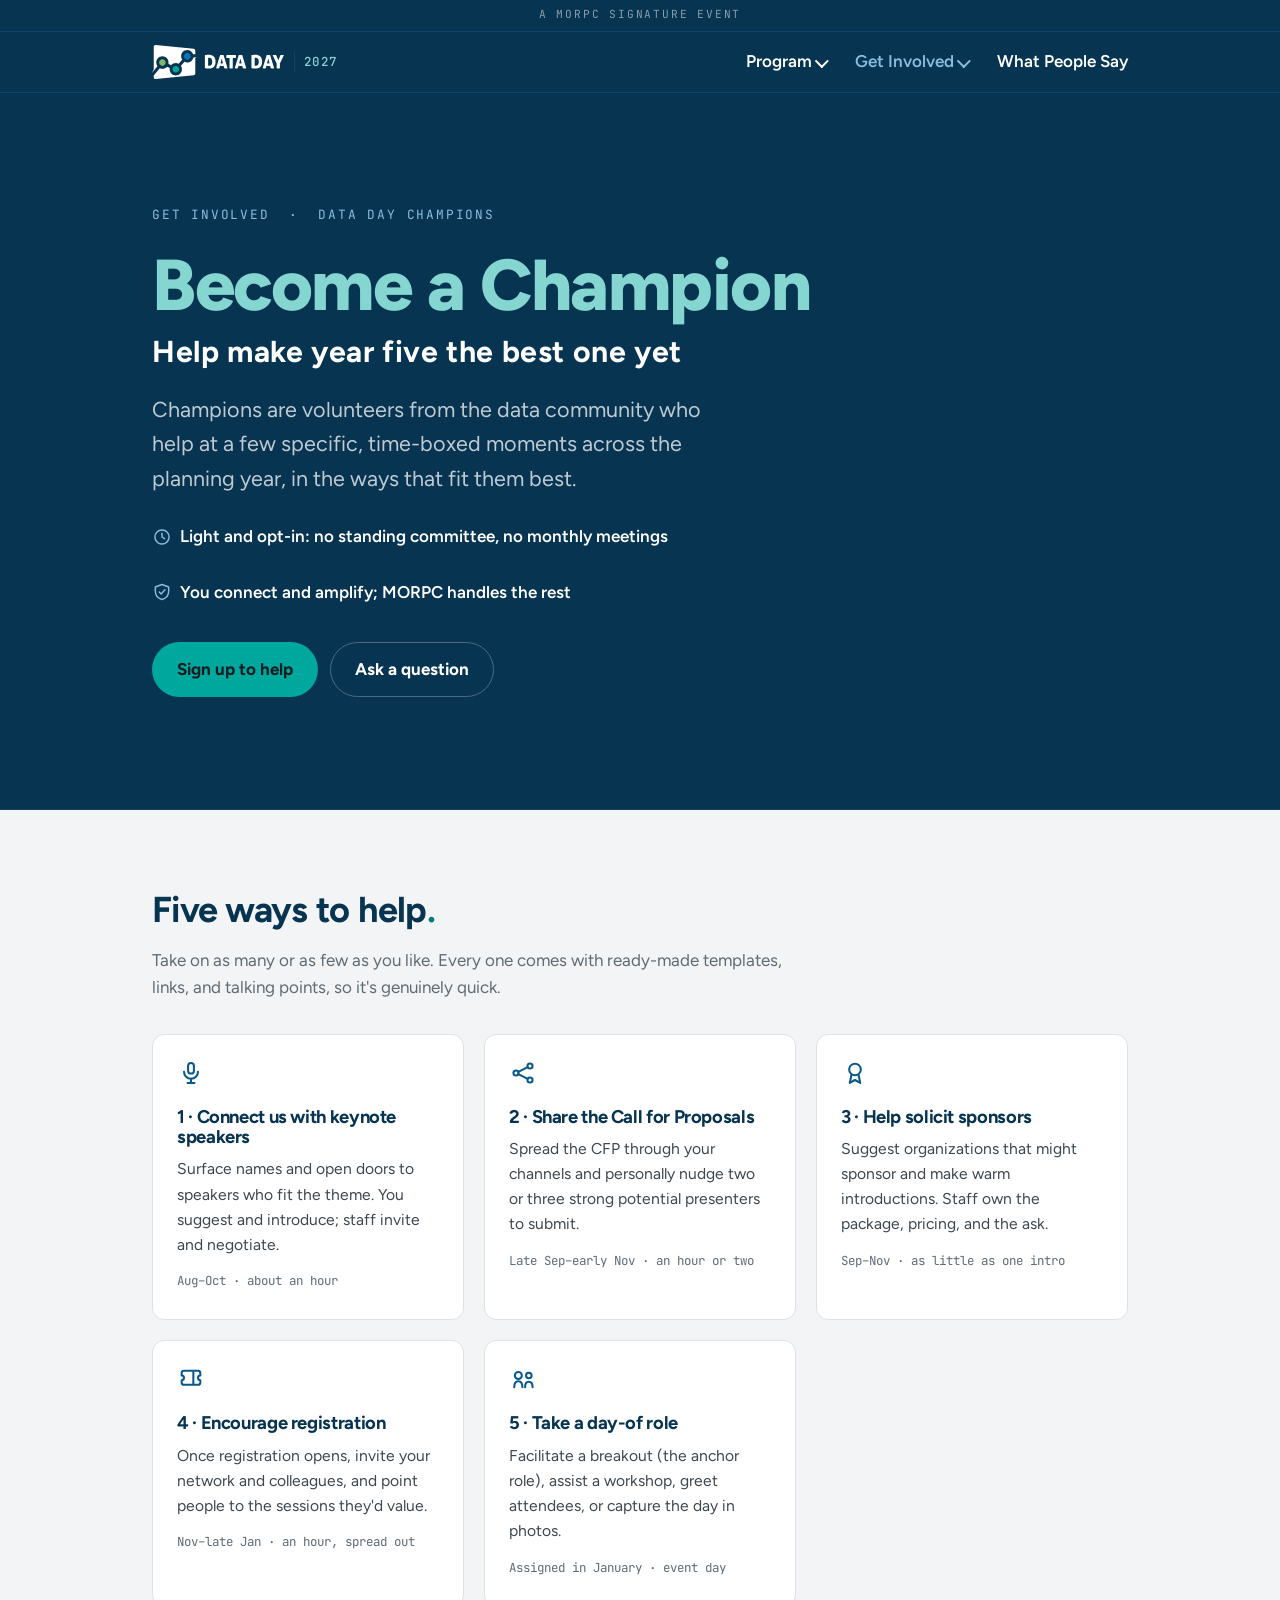
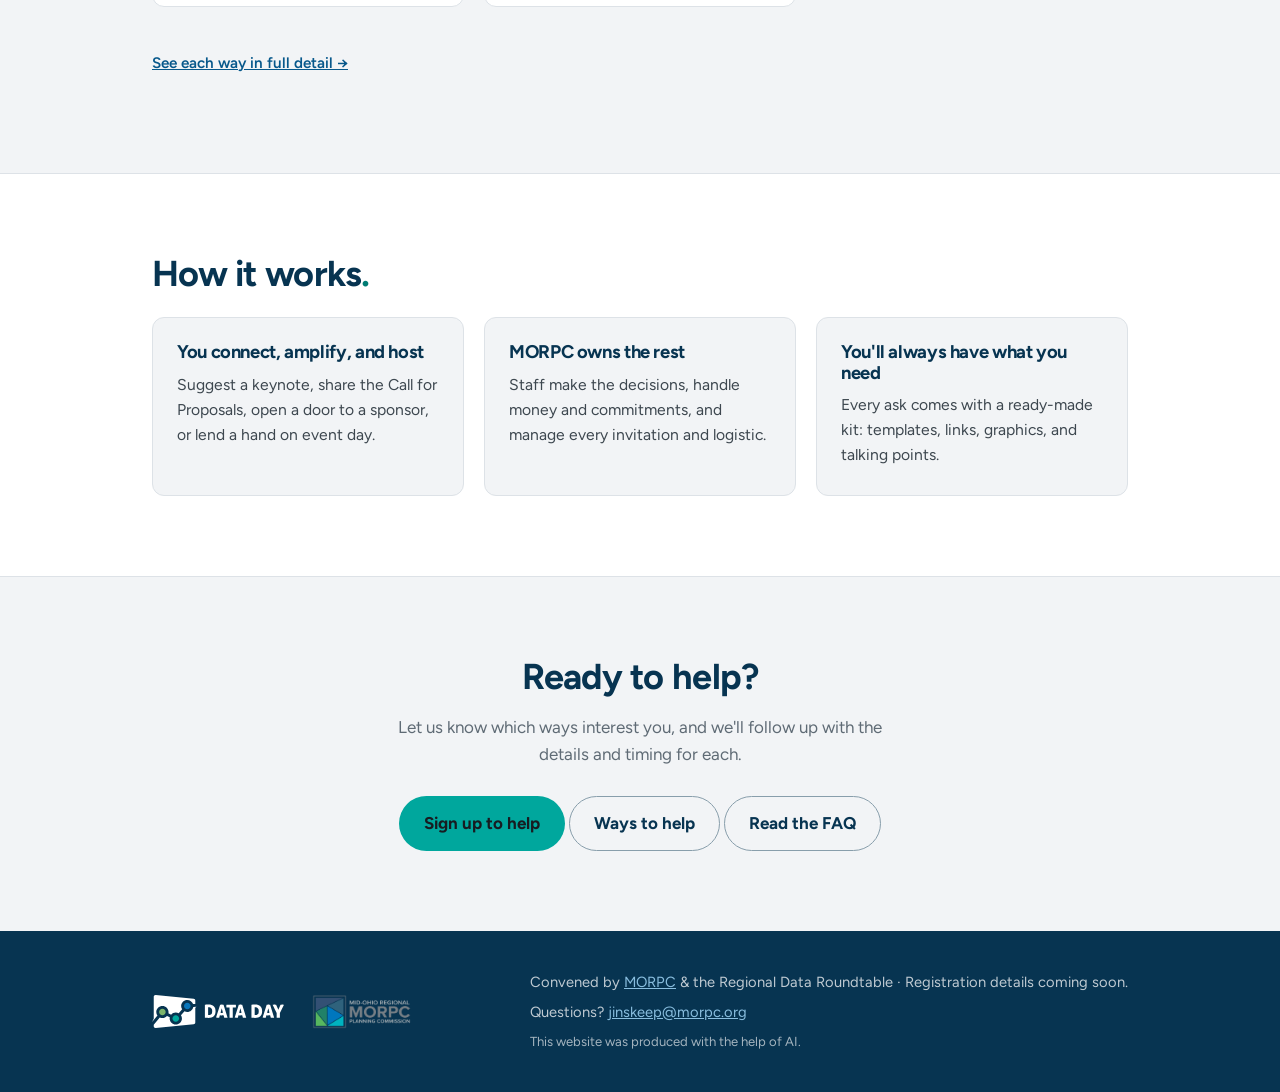
<file: docs/champions.html>
<!DOCTYPE html>
<html lang="en">
<head>
  <meta charset="utf-8">
  <meta name="viewport" content="width=device-width, initial-scale=1">
  <title>Champions · Data Day 2027</title>
  <meta name="description" content="Become a Data Day 2027 Champion: a volunteer from Central Ohio's data community who helps at a few specific, time-boxed moments across the planning year. Five ways to help; sign up to get involved.">
  <meta name="theme-color" content="#073451">
  <link rel="icon" href="assets/favicon.svg" type="image/svg+xml">

  <meta property="og:type" content="website">
  <meta property="og:title" content="Become a Data Day 2027 Champion">
  <meta property="og:description" content="Volunteers who help at a few key moments: connect, amplify, and host. Five ways to help.">

  <link rel="preconnect" href="https://fonts.googleapis.com">
  <link rel="preconnect" href="https://fonts.gstatic.com" crossorigin>
  <link href="https://fonts.googleapis.com/css2?family=Figtree:wght@400;500;600;700;800&family=JetBrains+Mono:wght@400;500&display=swap" rel="stylesheet">
  <link rel="stylesheet" href="styles.css">
</head>
<body>
  <a class="skip-link" href="#ways">Skip to content</a>

  <!-- MORPC signature strip -->
  <div class="sig-strip">
    <div class="wrap">
      <a href="https://www.morpc.org" target="_blank" rel="noopener">A MORPC Signature Event</a>
    </div>
  </div>

  <!-- ============================ TOP NAV ============================ -->
  <header class="topbar">
    <div class="wrap">
      <a class="topbar__brand" href="index.html">
        <img class="topbar__logo" src="assets/datadaylogo-white.svg" alt="Data Day" width="692" height="175">
        <span class="topbar__year">2027</span>
      </a>
      <nav class="topbar__nav" aria-label="Primary">
        <div class="navitem navitem--menu">
          <button type="button" class="navitem__btn" aria-expanded="false" aria-haspopup="true" aria-controls="menu-program">Program</button>
          <div class="navmenu" id="menu-program" role="menu" aria-label="Program">
            <span class="navmenu__item navmenu__item--disabled" role="menuitem" aria-disabled="true">Schedule <em>Coming soon</em></span>
            <a class="navmenu__item" role="menuitem" href="keynote.html">Keynotes</a>
            <span class="navmenu__item navmenu__item--disabled" role="menuitem" aria-disabled="true">Breakouts <em>Coming soon</em></span>
          </div>
        </div>
        <div class="navitem navitem--menu">
          <button type="button" class="navitem__btn is-active" aria-expanded="false" aria-haspopup="true" aria-controls="menu-involved">Get Involved</button>
          <div class="navmenu" id="menu-involved" role="menu" aria-label="Get Involved">
            <a class="navmenu__item" role="menuitem" href="sponsors.html">Sponsorship</a>
            <a class="navmenu__item" role="menuitem" href="champions.html" aria-current="page">Champions</a>
          </div>
        </div>
        <a class="navitem__link" href="what-people-say.html">What People Say</a>
      </nav>
    </div>
  </header>

  <!-- ============================ HERO ============================ -->
  <section class="hero">
    <div class="wrap">
      <p class="eyebrow">Get involved &nbsp;·&nbsp; Data Day Champions</p>
      <h1>Become a Champion<span class="sub">Help make year five the best one yet</span></h1>
      <p class="lede">Champions are volunteers from the data community who help at a few specific, time-boxed moments across the planning year, in the ways that fit them best.</p>

      <ul class="facts" style="max-width:none;">
        <li>
          <svg viewBox="0 0 24 24" fill="none" stroke="currentColor" stroke-width="1.75" stroke-linecap="round" stroke-linejoin="round" aria-hidden="true"><circle cx="12" cy="12" r="8.5"/><path d="M12 7.5V12L15 14"/></svg>
          Light and opt-in: no standing committee, no monthly meetings
        </li>
      </ul>
      <ul class="facts" style="max-width:none;">
        <li>
          <svg viewBox="0 0 24 24" fill="none" stroke="currentColor" stroke-width="1.75" stroke-linecap="round" stroke-linejoin="round" aria-hidden="true"><path d="M12 3L20 6V11C20 16 16.3 19.6 12 21C7.7 19.6 4 16 4 11V6L12 3Z"/><path d="M8.7 12L11 14.3L15.5 9.3"/></svg>
          You connect and amplify; MORPC handles the rest
        </li>
      </ul>

      <div class="cta">
        <a class="btn btn-primary" href="https://forms.cloud.microsoft/r/7cFXhbQeMc" target="_blank" rel="noopener">Sign up to help</a>
        <a class="btn btn-ghost" href="mailto:jinskeep@morpc.org?subject=Data%20Day%202027%20Champions">Ask a question</a>
      </div>
    </div>
  </section>

  <!-- ============================ FIVE WAYS ============================ -->
  <section id="ways">
    <div class="wrap">
      <h2>Five ways to help<span class="tick">.</span></h2>
      <p class="muted" style="max-width:60ch;">Take on as many or as few as you like. Every one comes with ready-made templates, links, and talking points, so it's genuinely quick.</p>

      <div class="grid auto" style="margin-top:2rem;">
        <article class="card">
          <svg viewBox="0 0 24 24" fill="none" stroke="currentColor" stroke-width="1.75" stroke-linecap="round" stroke-linejoin="round" aria-hidden="true"><rect x="9.5" y="3.5" width="5" height="9" rx="2.5"/><path d="M6 11A6 6 0 0 0 18 11"/><path d="M12 17V20.5"/><path d="M9 20.5H15"/></svg>
          <h3>1 · Connect us with keynote speakers</h3>
          <p>Surface names and open doors to speakers who fit the theme. You suggest and introduce; staff invite and negotiate.</p>
          <p class="meta">Aug–Oct · about an hour</p>
        </article>

        <article class="card">
          <svg viewBox="0 0 24 24" fill="none" stroke="currentColor" stroke-width="1.75" stroke-linecap="round" stroke-linejoin="round" aria-hidden="true"><path d="M8 11L16 7"/><path d="M8 13L16 17"/><circle cx="6" cy="12" r="2.2"/><circle cx="18" cy="6" r="2.2"/><circle cx="18" cy="18" r="2.2"/></svg>
          <h3>2 · Share the Call for Proposals</h3>
          <p>Spread the CFP through your channels and personally nudge two or three strong potential presenters to submit.</p>
          <p class="meta">Late Sep–early Nov · an hour or two</p>
        </article>

        <article class="card">
          <svg viewBox="0 0 24 24" fill="none" stroke="currentColor" stroke-width="1.75" stroke-linecap="round" stroke-linejoin="round" aria-hidden="true"><path d="M9 13.5L7.5 20.5L12 18L16.5 20.5L15 13.5"/><circle cx="12" cy="9" r="5"/></svg>
          <h3>3 · Help solicit sponsors</h3>
          <p>Suggest organizations that might sponsor and make warm introductions. Staff own the package, pricing, and the ask.</p>
          <p class="meta">Sep–Nov · as little as one intro</p>
        </article>

        <article class="card">
          <svg viewBox="0 0 24 24" fill="none" stroke="currentColor" stroke-width="1.75" stroke-linecap="round" stroke-linejoin="round" aria-hidden="true"><path d="M4 9V7A2 2 0 0 1 6 5H18A2 2 0 0 1 20 7V9A2 2 0 0 0 20 13V15A2 2 0 0 1 18 17H6A2 2 0 0 1 4 15V13A2 2 0 0 0 4 9Z"/><path d="M14 6V16"/></svg>
          <h3>4 · Encourage registration</h3>
          <p>Once registration opens, invite your network and colleagues, and point people to the sessions they'd value.</p>
          <p class="meta">Nov–late Jan · an hour, spread out</p>
        </article>

        <article class="card">
          <svg viewBox="0 0 24 24" fill="none" stroke="currentColor" stroke-width="1.75" stroke-linecap="round" stroke-linejoin="round" aria-hidden="true"><path d="M4.5 19C4.5 15.7 6 14 8 14C10 14 11.5 15.7 11.5 19"/><path d="M13.8 19C13.8 16 15.2 14.4 17 14.4C18.8 14.4 20.2 16 20.2 19"/><circle cx="8" cy="9" r="3"/><circle cx="17" cy="9" r="2.4"/></svg>
          <h3>5 · Take a day-of role</h3>
          <p>Facilitate a breakout (the anchor role), assist a workshop, greet attendees, or capture the day in photos.</p>
          <p class="meta">Assigned in January · event day</p>
        </article>
      </div>
      <p style="margin-top:1.75rem;"><a class="card__more" href="ways-to-help.html">See each way in full detail &rarr;</a></p>
    </div>
  </section>

  <!-- ============================ HOW IT WORKS ============================ -->
  <section id="how" class="venue">
    <div class="wrap">
      <h2>How it works<span class="tick">.</span></h2>
      <div class="grid cols-3" style="margin-top:1.5rem;">
        <article class="card">
          <h3>You connect, amplify, and host</h3>
          <p>Suggest a keynote, share the Call for Proposals, open a door to a sponsor, or lend a hand on event day.</p>
        </article>
        <article class="card">
          <h3>MORPC owns the rest</h3>
          <p>Staff make the decisions, handle money and commitments, and manage every invitation and logistic.</p>
        </article>
        <article class="card">
          <h3>You'll always have what you need</h3>
          <p>Every ask comes with a ready-made kit: templates, links, graphics, and talking points.</p>
        </article>
      </div>
    </div>
  </section>

  <!-- ============================ CTA ============================ -->
  <section id="signup">
    <div class="wrap" style="text-align:center;">
      <h2 style="margin-bottom:0.5rem;">Ready to help?</h2>
      <p class="muted" style="max-width:48ch; margin-inline:auto;">Let us know which ways interest you, and we'll follow up with the details and timing for each.</p>
      <div class="cta" style="justify-content:center; margin-top:1.75rem;">
        <a class="btn btn-primary" href="https://forms.cloud.microsoft/r/7cFXhbQeMc" target="_blank" rel="noopener">Sign up to help</a>
        <a class="btn btn-ghost" href="ways-to-help.html">Ways to help</a>
        <a class="btn btn-ghost" href="faq.html">Read the FAQ</a>
      </div>
    </div>
  </section>

  <!-- ============================ FOOTER ============================ -->
  <footer>
    <div class="wrap">
      <div class="footer__logos">
        <span class="footer__dd">
          <img src="assets/datadaylogo-white.svg" alt="Data Day" width="692" height="175">
        </span>
        <a class="footer__morpc" href="https://www.morpc.org" target="_blank" rel="noopener" aria-label="Mid-Ohio Regional Planning Commission, morpc.org (opens in a new tab)">
          <img src="assets/morpc-logo.png" alt="Mid-Ohio Regional Planning Commission (MORPC)">
        </a>
      </div>
      <div class="footer__text">
        <p>Convened by <a href="https://www.morpc.org" target="_blank" rel="noopener">MORPC</a> &amp; the Regional Data Roundtable · Registration details coming soon.</p>
        <p>Questions? <a href="mailto:jinskeep@morpc.org">jinskeep@morpc.org</a></p>
        <p style="font-size:0.82rem; opacity:0.85;">This website was produced with the help of AI.</p>
      </div>
    </div>
  </footer>
  <script src="nav.js" defer></script>
</body>
</html>
</file>
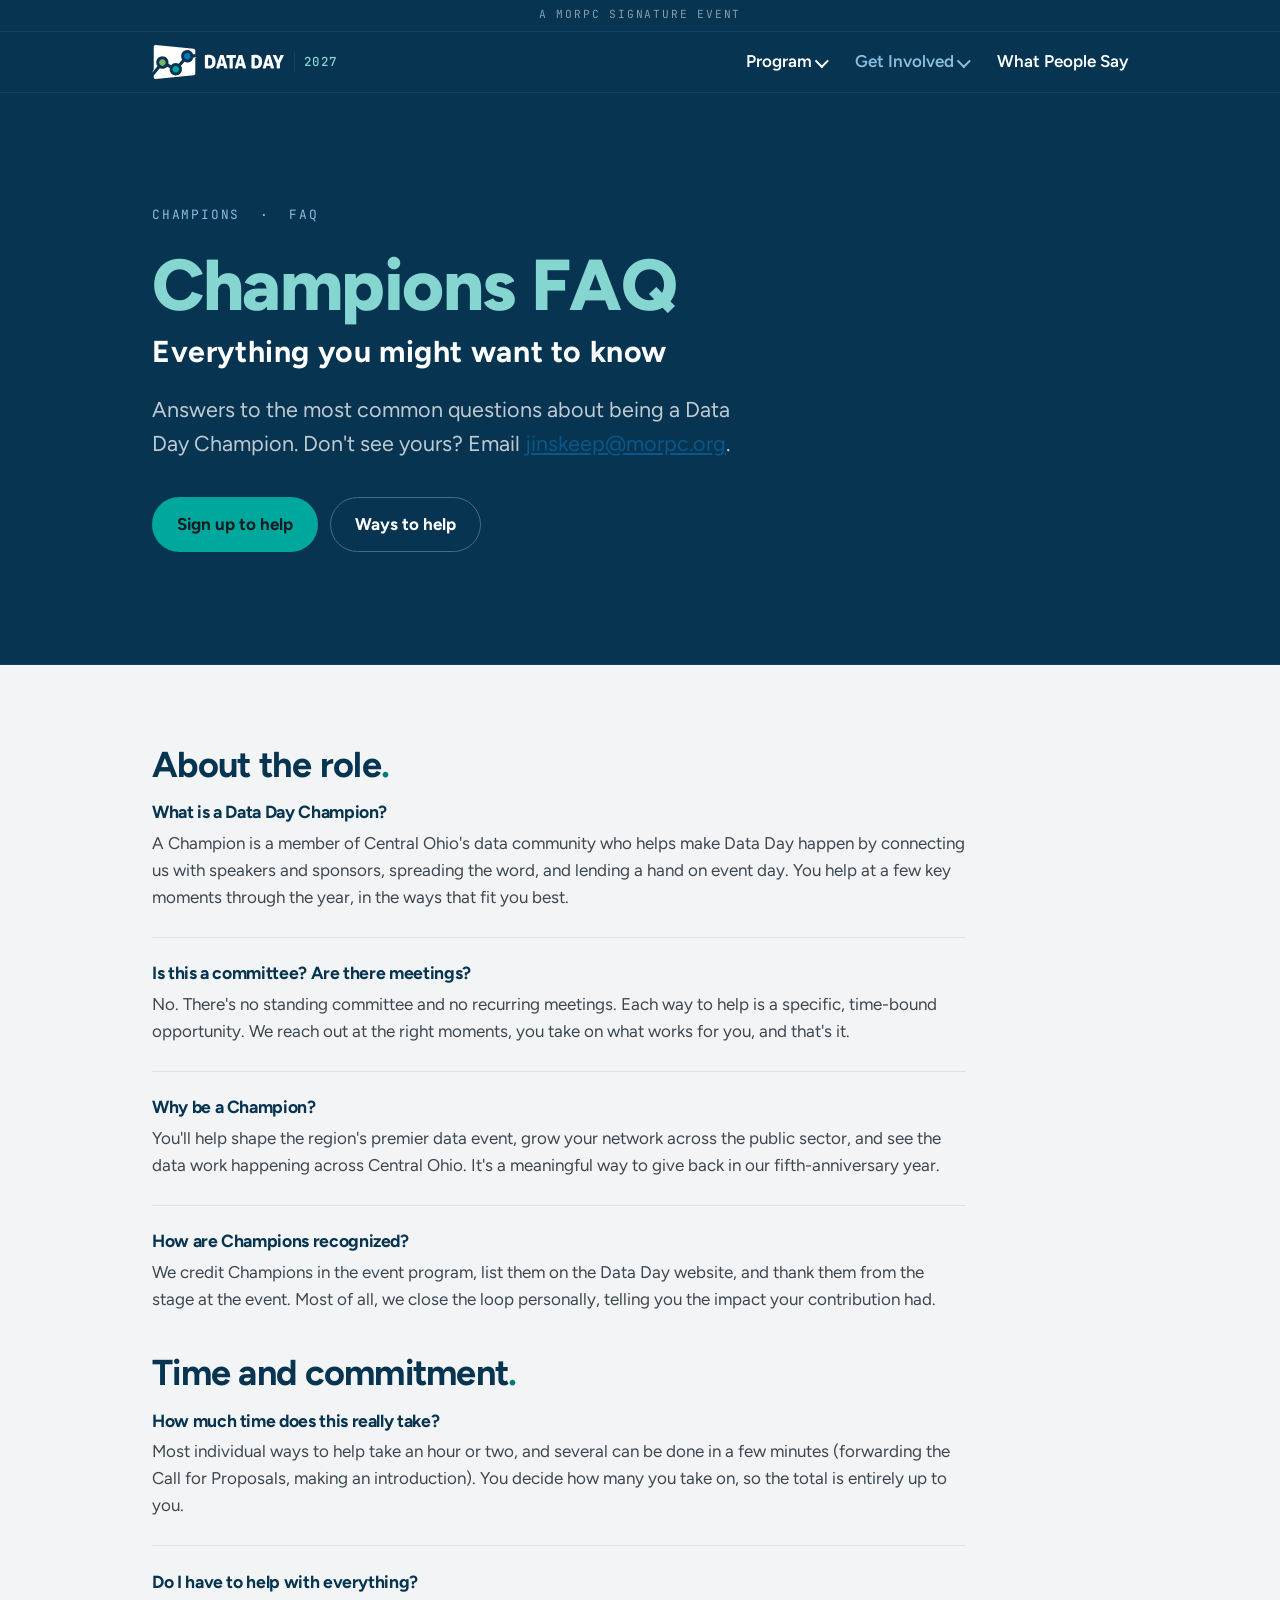
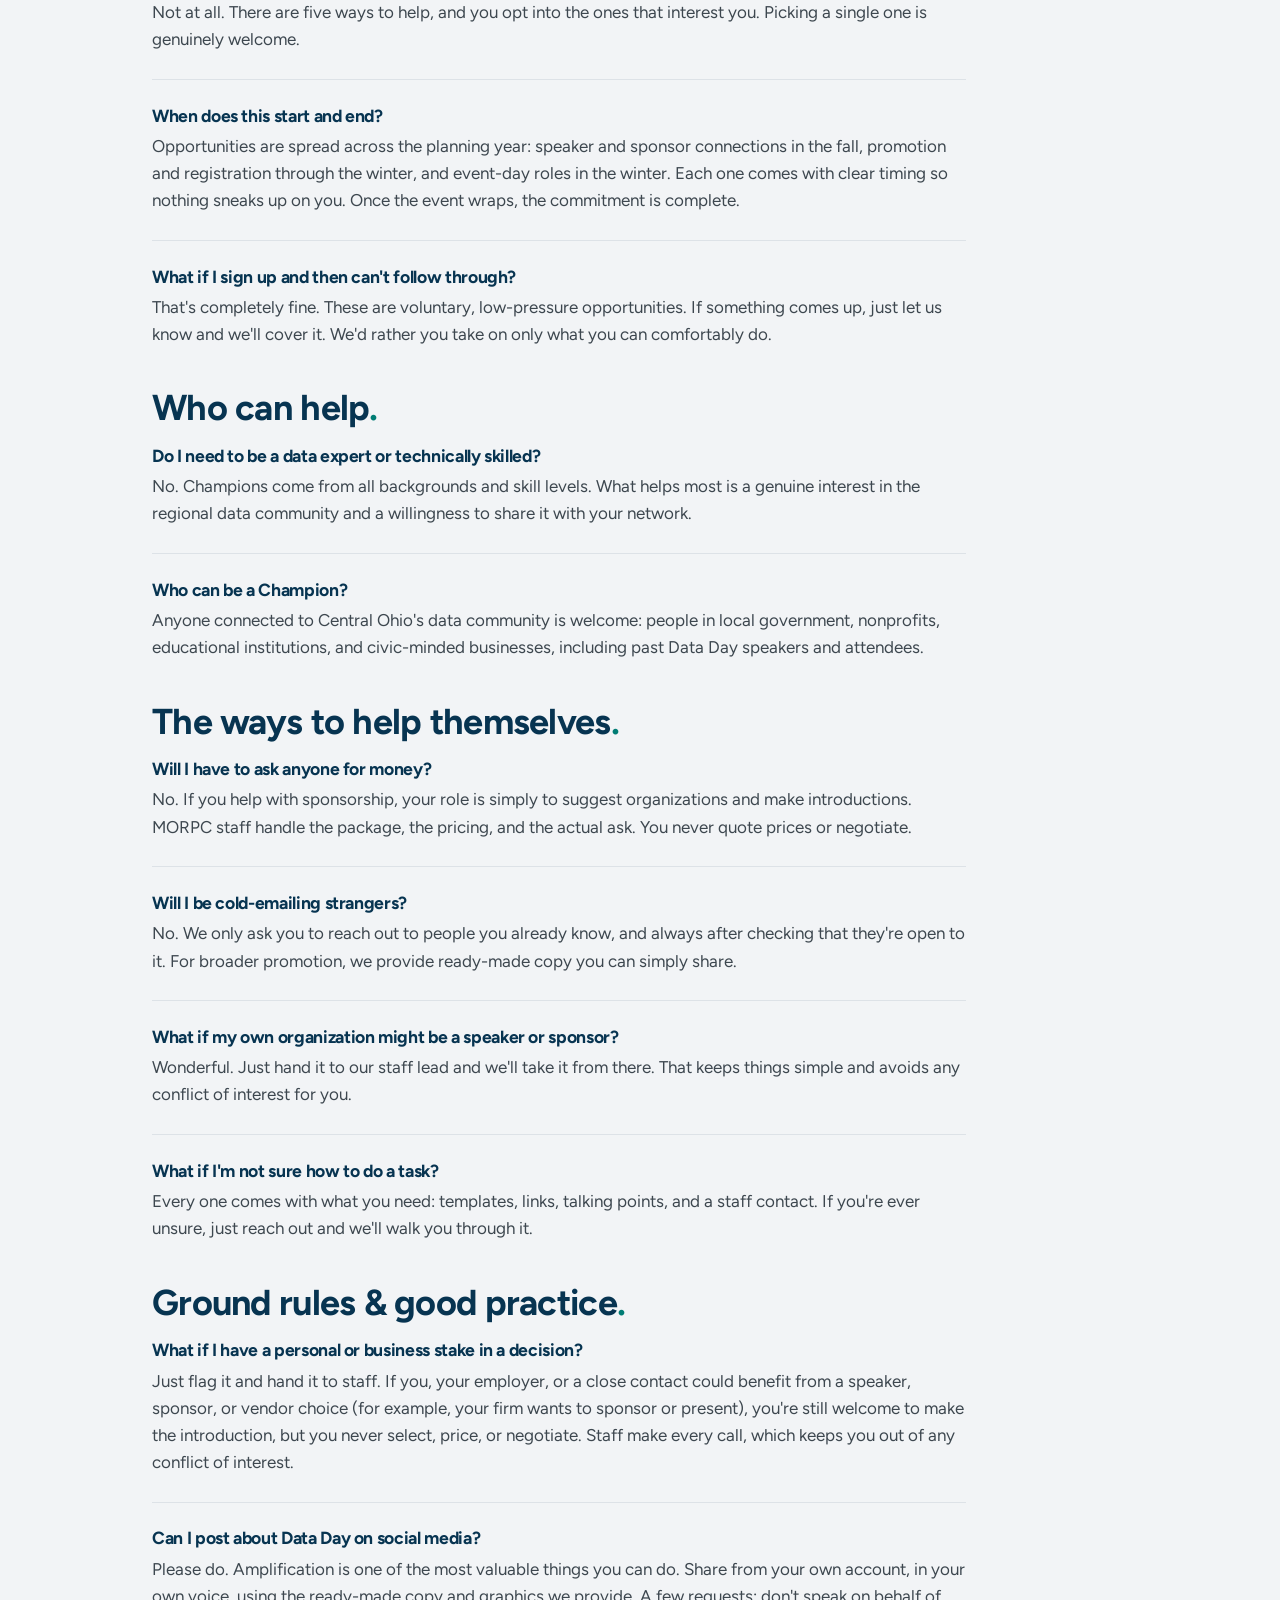
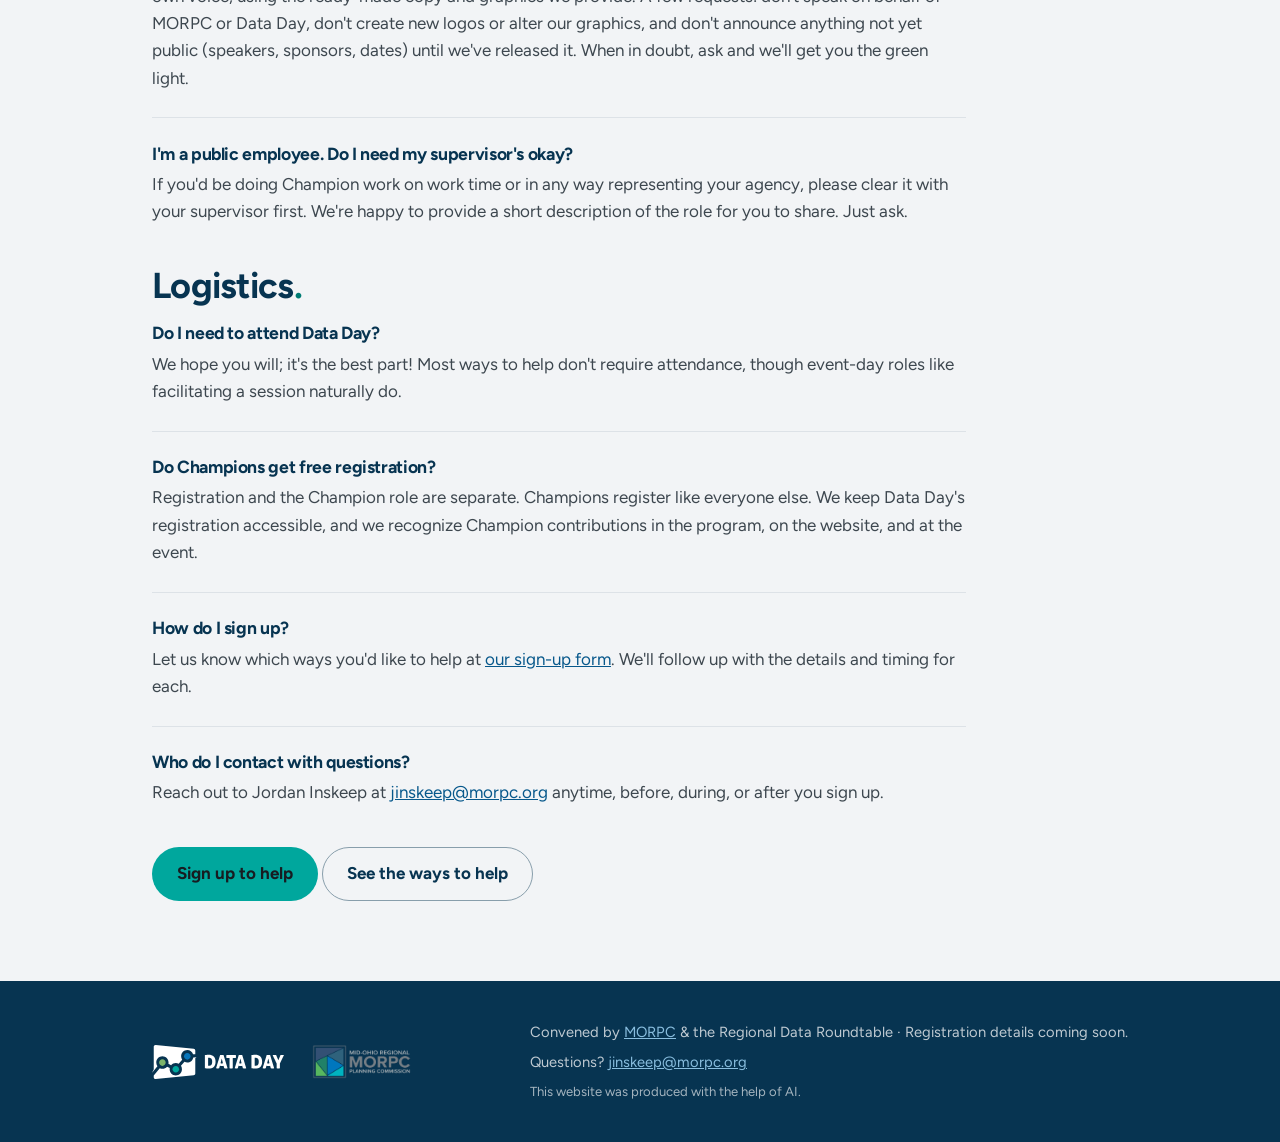
<file: docs/faq.html>
<!DOCTYPE html>
<html lang="en">
<head>
  <meta charset="utf-8">
  <meta name="viewport" content="width=device-width, initial-scale=1">
  <title>Champions FAQ · Data Day 2027</title>
  <meta name="description" content="Frequently asked questions about being a Data Day 2027 Champion: the role, time and commitment, who can help, the ways to help, ground rules, and logistics.">
  <meta name="theme-color" content="#073451">
  <link rel="icon" href="assets/favicon.svg" type="image/svg+xml">

  <meta property="og:type" content="website">
  <meta property="og:title" content="Data Day 2027 Champions FAQ">
  <meta property="og:description" content="Everything you might want to know about being a Data Day Champion.">

  <link rel="preconnect" href="https://fonts.googleapis.com">
  <link rel="preconnect" href="https://fonts.gstatic.com" crossorigin>
  <link href="https://fonts.googleapis.com/css2?family=Figtree:wght@400;500;600;700;800&family=JetBrains+Mono:wght@400;500&display=swap" rel="stylesheet">
  <link rel="stylesheet" href="styles.css">
</head>
<body>
  <a class="skip-link" href="#faq">Skip to content</a>

  <!-- MORPC signature strip -->
  <div class="sig-strip">
    <div class="wrap">
      <a href="https://www.morpc.org" target="_blank" rel="noopener">A MORPC Signature Event</a>
    </div>
  </div>

  <!-- ============================ TOP NAV ============================ -->
  <header class="topbar">
    <div class="wrap">
      <a class="topbar__brand" href="index.html">
        <img class="topbar__logo" src="assets/datadaylogo-white.svg" alt="Data Day" width="692" height="175">
        <span class="topbar__year">2027</span>
      </a>
      <nav class="topbar__nav" aria-label="Primary">
        <div class="navitem navitem--menu">
          <button type="button" class="navitem__btn" aria-expanded="false" aria-haspopup="true" aria-controls="menu-program">Program</button>
          <div class="navmenu" id="menu-program" role="menu" aria-label="Program">
            <span class="navmenu__item navmenu__item--disabled" role="menuitem" aria-disabled="true">Schedule <em>Coming soon</em></span>
            <a class="navmenu__item" role="menuitem" href="keynote.html">Keynotes</a>
            <span class="navmenu__item navmenu__item--disabled" role="menuitem" aria-disabled="true">Breakouts <em>Coming soon</em></span>
          </div>
        </div>
        <div class="navitem navitem--menu">
          <button type="button" class="navitem__btn is-active" aria-expanded="false" aria-haspopup="true" aria-controls="menu-involved">Get Involved</button>
          <div class="navmenu" id="menu-involved" role="menu" aria-label="Get Involved">
            <a class="navmenu__item" role="menuitem" href="sponsors.html">Sponsorship</a>
            <a class="navmenu__item" role="menuitem" href="champions.html" aria-current="page">Champions</a>
          </div>
        </div>
        <a class="navitem__link" href="what-people-say.html">What People Say</a>
      </nav>
    </div>
  </header>

  <!-- ============================ HERO ============================ -->
  <section class="hero">
    <div class="wrap">
      <p class="eyebrow">Champions &nbsp;·&nbsp; FAQ</p>
      <h1>Champions FAQ<span class="sub">Everything you might want to know</span></h1>
      <p class="lede">Answers to the most common questions about being a Data Day Champion. Don't see yours? Email <a href="mailto:jinskeep@morpc.org">jinskeep@morpc.org</a>.</p>
      <div class="cta">
        <a class="btn btn-primary" href="https://forms.cloud.microsoft/r/7cFXhbQeMc" target="_blank" rel="noopener">Sign up to help</a>
        <a class="btn btn-ghost" href="ways-to-help.html">Ways to help</a>
      </div>
    </div>
  </section>

  <!-- ============================ FAQ ============================ -->
  <section id="faq">
    <div class="wrap">

      <h2>About the role<span class="tick">.</span></h2>
      <div class="faq">
        <div class="faq__item">
          <h3 class="faq__q">What is a Data Day Champion?</h3>
          <p class="faq__a">A Champion is a member of Central Ohio's data community who helps make Data Day happen by connecting us with speakers and sponsors, spreading the word, and lending a hand on event day. You help at a few key moments through the year, in the ways that fit you best.</p>
        </div>
        <div class="faq__item">
          <h3 class="faq__q">Is this a committee? Are there meetings?</h3>
          <p class="faq__a">No. There's no standing committee and no recurring meetings. Each way to help is a specific, time-bound opportunity. We reach out at the right moments, you take on what works for you, and that's it.</p>
        </div>
        <div class="faq__item">
          <h3 class="faq__q">Why be a Champion?</h3>
          <p class="faq__a">You'll help shape the region's premier data event, grow your network across the public sector, and see the data work happening across Central Ohio. It's a meaningful way to give back in our fifth-anniversary year.</p>
        </div>
        <div class="faq__item">
          <h3 class="faq__q">How are Champions recognized?</h3>
          <p class="faq__a">We credit Champions in the event program, list them on the Data Day website, and thank them from the stage at the event. Most of all, we close the loop personally, telling you the impact your contribution had.</p>
        </div>
      </div>

      <h2>Time and commitment<span class="tick">.</span></h2>
      <div class="faq">
        <div class="faq__item">
          <h3 class="faq__q">How much time does this really take?</h3>
          <p class="faq__a">Most individual ways to help take an hour or two, and several can be done in a few minutes (forwarding the Call for Proposals, making an introduction). You decide how many you take on, so the total is entirely up to you.</p>
        </div>
        <div class="faq__item">
          <h3 class="faq__q">Do I have to help with everything?</h3>
          <p class="faq__a">Not at all. There are five ways to help, and you opt into the ones that interest you. Picking a single one is genuinely welcome.</p>
        </div>
        <div class="faq__item">
          <h3 class="faq__q">When does this start and end?</h3>
          <p class="faq__a">Opportunities are spread across the planning year: speaker and sponsor connections in the fall, promotion and registration through the winter, and event-day roles in the winter. Each one comes with clear timing so nothing sneaks up on you. Once the event wraps, the commitment is complete.</p>
        </div>
        <div class="faq__item">
          <h3 class="faq__q">What if I sign up and then can't follow through?</h3>
          <p class="faq__a">That's completely fine. These are voluntary, low-pressure opportunities. If something comes up, just let us know and we'll cover it. We'd rather you take on only what you can comfortably do.</p>
        </div>
      </div>

      <h2>Who can help<span class="tick">.</span></h2>
      <div class="faq">
        <div class="faq__item">
          <h3 class="faq__q">Do I need to be a data expert or technically skilled?</h3>
          <p class="faq__a">No. Champions come from all backgrounds and skill levels. What helps most is a genuine interest in the regional data community and a willingness to share it with your network.</p>
        </div>
        <div class="faq__item">
          <h3 class="faq__q">Who can be a Champion?</h3>
          <p class="faq__a">Anyone connected to Central Ohio's data community is welcome: people in local government, nonprofits, educational institutions, and civic-minded businesses, including past Data Day speakers and attendees.</p>
        </div>
      </div>

      <h2>The ways to help themselves<span class="tick">.</span></h2>
      <div class="faq">
        <div class="faq__item">
          <h3 class="faq__q">Will I have to ask anyone for money?</h3>
          <p class="faq__a">No. If you help with sponsorship, your role is simply to suggest organizations and make introductions. MORPC staff handle the package, the pricing, and the actual ask. You never quote prices or negotiate.</p>
        </div>
        <div class="faq__item">
          <h3 class="faq__q">Will I be cold-emailing strangers?</h3>
          <p class="faq__a">No. We only ask you to reach out to people you already know, and always after checking that they're open to it. For broader promotion, we provide ready-made copy you can simply share.</p>
        </div>
        <div class="faq__item">
          <h3 class="faq__q">What if my own organization might be a speaker or sponsor?</h3>
          <p class="faq__a">Wonderful. Just hand it to our staff lead and we'll take it from there. That keeps things simple and avoids any conflict of interest for you.</p>
        </div>
        <div class="faq__item">
          <h3 class="faq__q">What if I'm not sure how to do a task?</h3>
          <p class="faq__a">Every one comes with what you need: templates, links, talking points, and a staff contact. If you're ever unsure, just reach out and we'll walk you through it.</p>
        </div>
      </div>

      <h2>Ground rules &amp; good practice<span class="tick">.</span></h2>
      <div class="faq">
        <div class="faq__item">
          <h3 class="faq__q">What if I have a personal or business stake in a decision?</h3>
          <p class="faq__a">Just flag it and hand it to staff. If you, your employer, or a close contact could benefit from a speaker, sponsor, or vendor choice (for example, your firm wants to sponsor or present), you're still welcome to make the introduction, but you never select, price, or negotiate. Staff make every call, which keeps you out of any conflict of interest.</p>
        </div>
        <div class="faq__item">
          <h3 class="faq__q">Can I post about Data Day on social media?</h3>
          <p class="faq__a">Please do. Amplification is one of the most valuable things you can do. Share from your own account, in your own voice, using the ready-made copy and graphics we provide. A few requests: don't speak on behalf of MORPC or Data Day, don't create new logos or alter our graphics, and don't announce anything not yet public (speakers, sponsors, dates) until we've released it. When in doubt, ask and we'll get you the green light.</p>
        </div>
        <div class="faq__item">
          <h3 class="faq__q">I'm a public employee. Do I need my supervisor's okay?</h3>
          <p class="faq__a">If you'd be doing Champion work on work time or in any way representing your agency, please clear it with your supervisor first. We're happy to provide a short description of the role for you to share. Just ask.</p>
        </div>
      </div>

      <h2>Logistics<span class="tick">.</span></h2>
      <div class="faq">
        <div class="faq__item">
          <h3 class="faq__q">Do I need to attend Data Day?</h3>
          <p class="faq__a">We hope you will; it's the best part! Most ways to help don't require attendance, though event-day roles like facilitating a session naturally do.</p>
        </div>
        <div class="faq__item">
          <h3 class="faq__q">Do Champions get free registration?</h3>
          <p class="faq__a">Registration and the Champion role are separate. Champions register like everyone else. We keep Data Day's registration accessible, and we recognize Champion contributions in the program, on the website, and at the event.</p>
        </div>
        <div class="faq__item">
          <h3 class="faq__q">How do I sign up?</h3>
          <p class="faq__a">Let us know which ways you'd like to help at <a href="https://forms.cloud.microsoft/r/7cFXhbQeMc" target="_blank" rel="noopener">our sign-up form</a>. We'll follow up with the details and timing for each.</p>
        </div>
        <div class="faq__item">
          <h3 class="faq__q">Who do I contact with questions?</h3>
          <p class="faq__a">Reach out to Jordan Inskeep at <a href="mailto:jinskeep@morpc.org">jinskeep@morpc.org</a> anytime, before, during, or after you sign up.</p>
        </div>
      </div>

      <div class="cta" style="margin-top:2.5rem;">
        <a class="btn btn-primary" href="https://forms.cloud.microsoft/r/7cFXhbQeMc" target="_blank" rel="noopener">Sign up to help</a>
        <a class="btn btn-ghost" href="ways-to-help.html">See the ways to help</a>
      </div>
    </div>
  </section>

  <!-- ============================ FOOTER ============================ -->
  <footer>
    <div class="wrap">
      <div class="footer__logos">
        <span class="footer__dd">
          <img src="assets/datadaylogo-white.svg" alt="Data Day" width="692" height="175">
        </span>
        <a class="footer__morpc" href="https://www.morpc.org" target="_blank" rel="noopener" aria-label="Mid-Ohio Regional Planning Commission, morpc.org (opens in a new tab)">
          <img src="assets/morpc-logo.png" alt="Mid-Ohio Regional Planning Commission (MORPC)">
        </a>
      </div>
      <div class="footer__text">
        <p>Convened by <a href="https://www.morpc.org" target="_blank" rel="noopener">MORPC</a> &amp; the Regional Data Roundtable · Registration details coming soon.</p>
        <p>Questions? <a href="mailto:jinskeep@morpc.org">jinskeep@morpc.org</a></p>
        <p style="font-size:0.82rem; opacity:0.85;">This website was produced with the help of AI.</p>
      </div>
    </div>
  </footer>
  <script src="nav.js" defer></script>
</body>
</html>
</file>
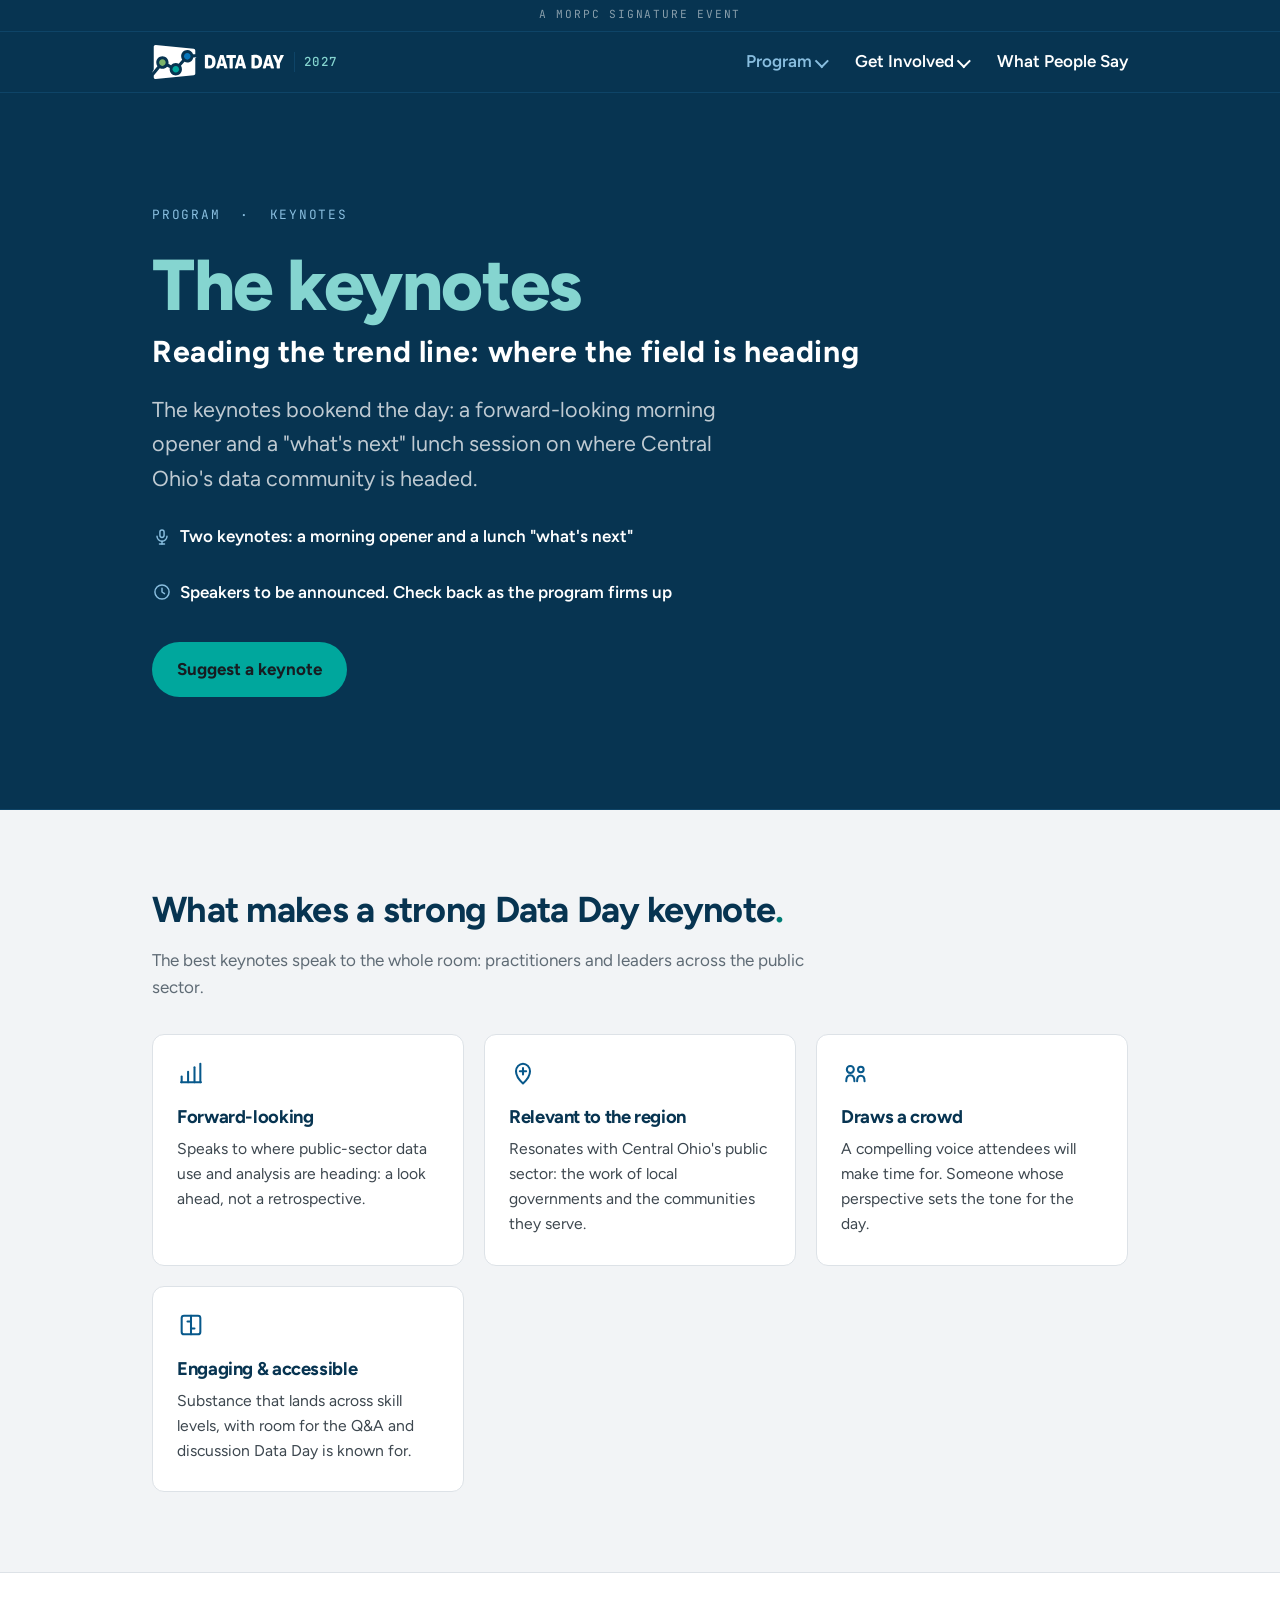
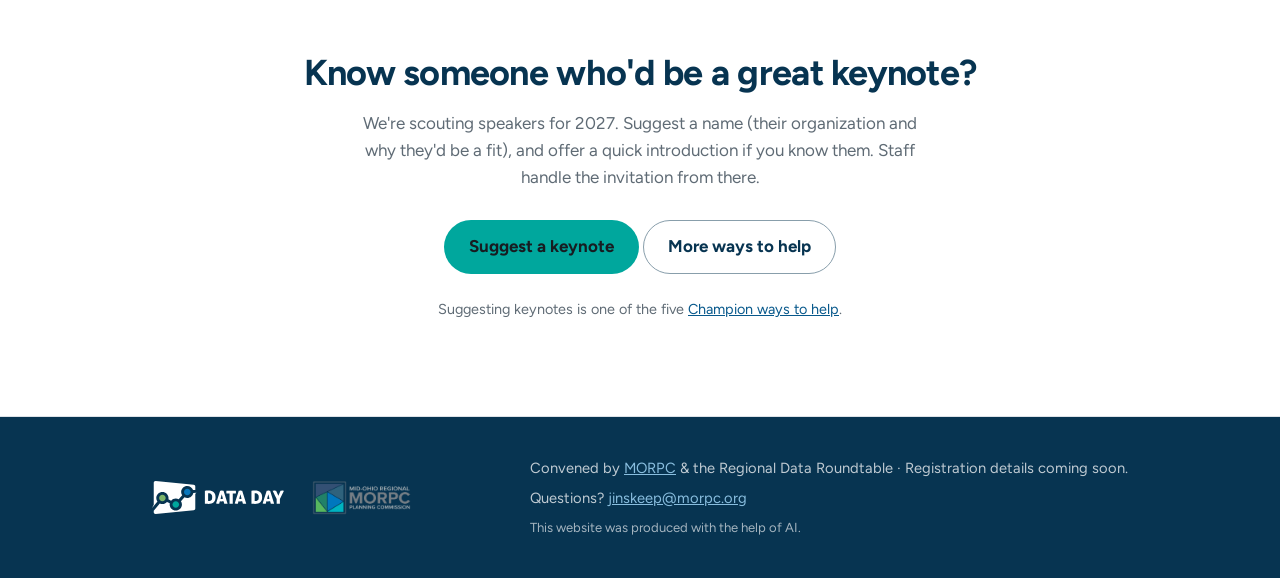
<file: docs/keynote.html>
<!DOCTYPE html>
<html lang="en">
<head>
  <meta charset="utf-8">
  <meta name="viewport" content="width=device-width, initial-scale=1">
  <title>Keynotes · Data Day 2027</title>
  <meta name="description" content="Data Day 2027 keynotes read the trend line: where Central Ohio's public-sector data community is headed. Speakers to be announced. Know someone who'd be a great keynote? Suggest a name.">
  <meta name="theme-color" content="#073451">
  <link rel="icon" href="assets/favicon.svg" type="image/svg+xml">

  <meta property="og:type" content="website">
  <meta property="og:title" content="Data Day 2027 Keynotes">
  <meta property="og:description" content="Reading the trend line: where the field is heading. Speakers TBA. Suggest a keynote.">

  <link rel="preconnect" href="https://fonts.googleapis.com">
  <link rel="preconnect" href="https://fonts.gstatic.com" crossorigin>
  <link href="https://fonts.googleapis.com/css2?family=Figtree:wght@400;500;600;700;800&family=JetBrains+Mono:wght@400;500&display=swap" rel="stylesheet">
  <link rel="stylesheet" href="styles.css">
</head>
<body>
  <a class="skip-link" href="#look-for">Skip to content</a>

  <!-- MORPC signature strip -->
  <div class="sig-strip">
    <div class="wrap">
      <a href="https://www.morpc.org" target="_blank" rel="noopener">A MORPC Signature Event</a>
    </div>
  </div>

  <!-- ============================ TOP NAV ============================ -->
  <header class="topbar">
    <div class="wrap">
      <a class="topbar__brand" href="index.html">
        <img class="topbar__logo" src="assets/datadaylogo-white.svg" alt="Data Day" width="692" height="175">
        <span class="topbar__year">2027</span>
      </a>
      <nav class="topbar__nav" aria-label="Primary">
        <div class="navitem navitem--menu">
          <button type="button" class="navitem__btn is-active" aria-expanded="false" aria-haspopup="true" aria-controls="menu-program">Program</button>
          <div class="navmenu" id="menu-program" role="menu" aria-label="Program">
            <span class="navmenu__item navmenu__item--disabled" role="menuitem" aria-disabled="true">Schedule <em>Coming soon</em></span>
            <a class="navmenu__item" role="menuitem" href="keynote.html" aria-current="page">Keynotes</a>
            <span class="navmenu__item navmenu__item--disabled" role="menuitem" aria-disabled="true">Breakouts <em>Coming soon</em></span>
          </div>
        </div>
        <div class="navitem navitem--menu">
          <button type="button" class="navitem__btn" aria-expanded="false" aria-haspopup="true" aria-controls="menu-involved">Get Involved</button>
          <div class="navmenu" id="menu-involved" role="menu" aria-label="Get Involved">
            <a class="navmenu__item" role="menuitem" href="sponsors.html">Sponsorship</a>
            <a class="navmenu__item" role="menuitem" href="champions.html">Champions</a>
          </div>
        </div>
        <a class="navitem__link" href="what-people-say.html">What People Say</a>
      </nav>
    </div>
  </header>

  <!-- ============================ HERO ============================ -->
  <section class="hero">
    <div class="wrap">
      <p class="eyebrow">Program &nbsp;·&nbsp; Keynotes</p>
      <h1>The keynotes<span class="sub">Reading the trend line: where the field is heading</span></h1>
      <p class="lede">The keynotes bookend the day: a forward-looking morning opener and a "what's next" lunch session on where Central Ohio's data community is headed.</p>

      <ul class="facts" style="max-width:none;">
        <li>
          <svg viewBox="0 0 24 24" fill="none" stroke="currentColor" stroke-width="1.75" stroke-linecap="round" stroke-linejoin="round" aria-hidden="true"><rect x="9.5" y="3.5" width="5" height="9" rx="2.5"/><path d="M6 11A6 6 0 0 0 18 11"/><path d="M12 17V20.5"/><path d="M9 20.5H15"/></svg>
          Two keynotes: a morning opener and a lunch "what's next"
        </li>
      </ul>
      <ul class="facts" style="max-width:none;">
        <li>
          <svg viewBox="0 0 24 24" fill="none" stroke="currentColor" stroke-width="1.75" stroke-linecap="round" stroke-linejoin="round" aria-hidden="true"><circle cx="12" cy="12" r="8.5"/><path d="M12 7.5V12L15 14"/></svg>
          Speakers to be announced. Check back as the program firms up
        </li>
      </ul>

      <div class="cta">
        <a class="btn btn-primary" href="https://forms.cloud.microsoft/r/mYmz1bctPH" target="_blank" rel="noopener">Suggest a keynote</a>
      </div>
    </div>
  </section>

  <!-- ============================ WHAT WE LOOK FOR ============================ -->
  <section id="look-for">
    <div class="wrap">
      <h2>What makes a strong Data Day keynote<span class="tick">.</span></h2>
      <p class="muted" style="max-width:62ch;">The best keynotes speak to the whole room: practitioners and leaders across the public sector.</p>

      <div class="grid auto" style="margin-top:2rem;">
        <article class="card">
          <svg viewBox="0 0 24 24" fill="none" stroke="currentColor" stroke-width="1.75" stroke-linecap="round" stroke-linejoin="round" aria-hidden="true"><path d="M4 20V15"/><path d="M9.5 20V11"/><path d="M15 20V7"/><path d="M20 20V4"/><path d="M3.5 20H20.5"/></svg>
          <h3>Forward-looking</h3>
          <p>Speaks to where public-sector data use and analysis are heading: a look ahead, not a retrospective.</p>
        </article>

        <article class="card">
          <svg viewBox="0 0 24 24" fill="none" stroke="currentColor" stroke-width="1.75" stroke-linecap="round" stroke-linejoin="round" aria-hidden="true"><path d="M12 21C12 21 6 15.5 6 10.5C6 6.9 8.9 4 12 4C15.1 4 18 6.9 18 10.5C18 15.5 12 21 12 21Z"/><path d="M9.3 10.5H14.7"/><path d="M12 7.8V13.2"/></svg>
          <h3>Relevant to the region</h3>
          <p>Resonates with Central Ohio's public sector: the work of local governments and the communities they serve.</p>
        </article>

        <article class="card">
          <svg viewBox="0 0 24 24" fill="none" stroke="currentColor" stroke-width="1.75" stroke-linecap="round" stroke-linejoin="round" aria-hidden="true"><path d="M4.5 19C4.5 15.7 6 14 8 14C10 14 11.5 15.7 11.5 19"/><path d="M13.8 19C13.8 16 15.2 14.4 17 14.4C18.8 14.4 20.2 16 20.2 19"/><circle cx="8" cy="9" r="3"/><circle cx="17" cy="9" r="2.4"/></svg>
          <h3>Draws a crowd</h3>
          <p>A compelling voice attendees will make time for. Someone whose perspective sets the tone for the day.</p>
        </article>

        <article class="card">
          <svg viewBox="0 0 24 24" fill="none" stroke="currentColor" stroke-width="1.75" stroke-linecap="round" stroke-linejoin="round" aria-hidden="true"><rect x="4" y="4" width="16" height="16" rx="2"/><path d="M12 4V20"/><path d="M9 9H12"/><path d="M12 15H15"/></svg>
          <h3>Engaging &amp; accessible</h3>
          <p>Substance that lands across skill levels, with room for the Q&amp;A and discussion Data Day is known for.</p>
        </article>
      </div>
    </div>
  </section>

  <!-- ============================ SUGGEST A KEYNOTE ============================ -->
  <section id="suggest" class="venue">
    <div class="wrap" style="text-align:center;">
      <h2 style="margin-bottom:0.5rem;">Know someone who'd be a great keynote?</h2>
      <p class="muted" style="max-width:52ch; margin-inline:auto;">We're scouting speakers for 2027. Suggest a name (their organization and why they'd be a fit), and offer a quick introduction if you know them. Staff handle the invitation from there.</p>
      <div class="cta" style="justify-content:center; margin-top:1.75rem;">
        <a class="btn btn-primary" href="https://forms.cloud.microsoft/r/mYmz1bctPH" target="_blank" rel="noopener">Suggest a keynote</a>
        <a class="btn btn-ghost" href="champions.html">More ways to help</a>
      </div>
      <p class="muted" style="font-size:0.9rem; margin-top:1.5rem;">Suggesting keynotes is one of the five <a href="champions.html">Champion ways to help</a>.</p>
    </div>
  </section>

  <!-- ============================ FOOTER ============================ -->
  <footer>
    <div class="wrap">
      <div class="footer__logos">
        <span class="footer__dd">
          <img src="assets/datadaylogo-white.svg" alt="Data Day" width="692" height="175">
        </span>
        <a class="footer__morpc" href="https://www.morpc.org" target="_blank" rel="noopener" aria-label="Mid-Ohio Regional Planning Commission, morpc.org (opens in a new tab)">
          <img src="assets/morpc-logo.png" alt="Mid-Ohio Regional Planning Commission (MORPC)">
        </a>
      </div>
      <div class="footer__text">
        <p>Convened by <a href="https://www.morpc.org" target="_blank" rel="noopener">MORPC</a> &amp; the Regional Data Roundtable · Registration details coming soon.</p>
        <p>Questions? <a href="mailto:jinskeep@morpc.org">jinskeep@morpc.org</a></p>
        <p style="font-size:0.82rem; opacity:0.85;">This website was produced with the help of AI.</p>
      </div>
    </div>
  </footer>
  <script src="nav.js" defer></script>
</body>
</html>
</file>
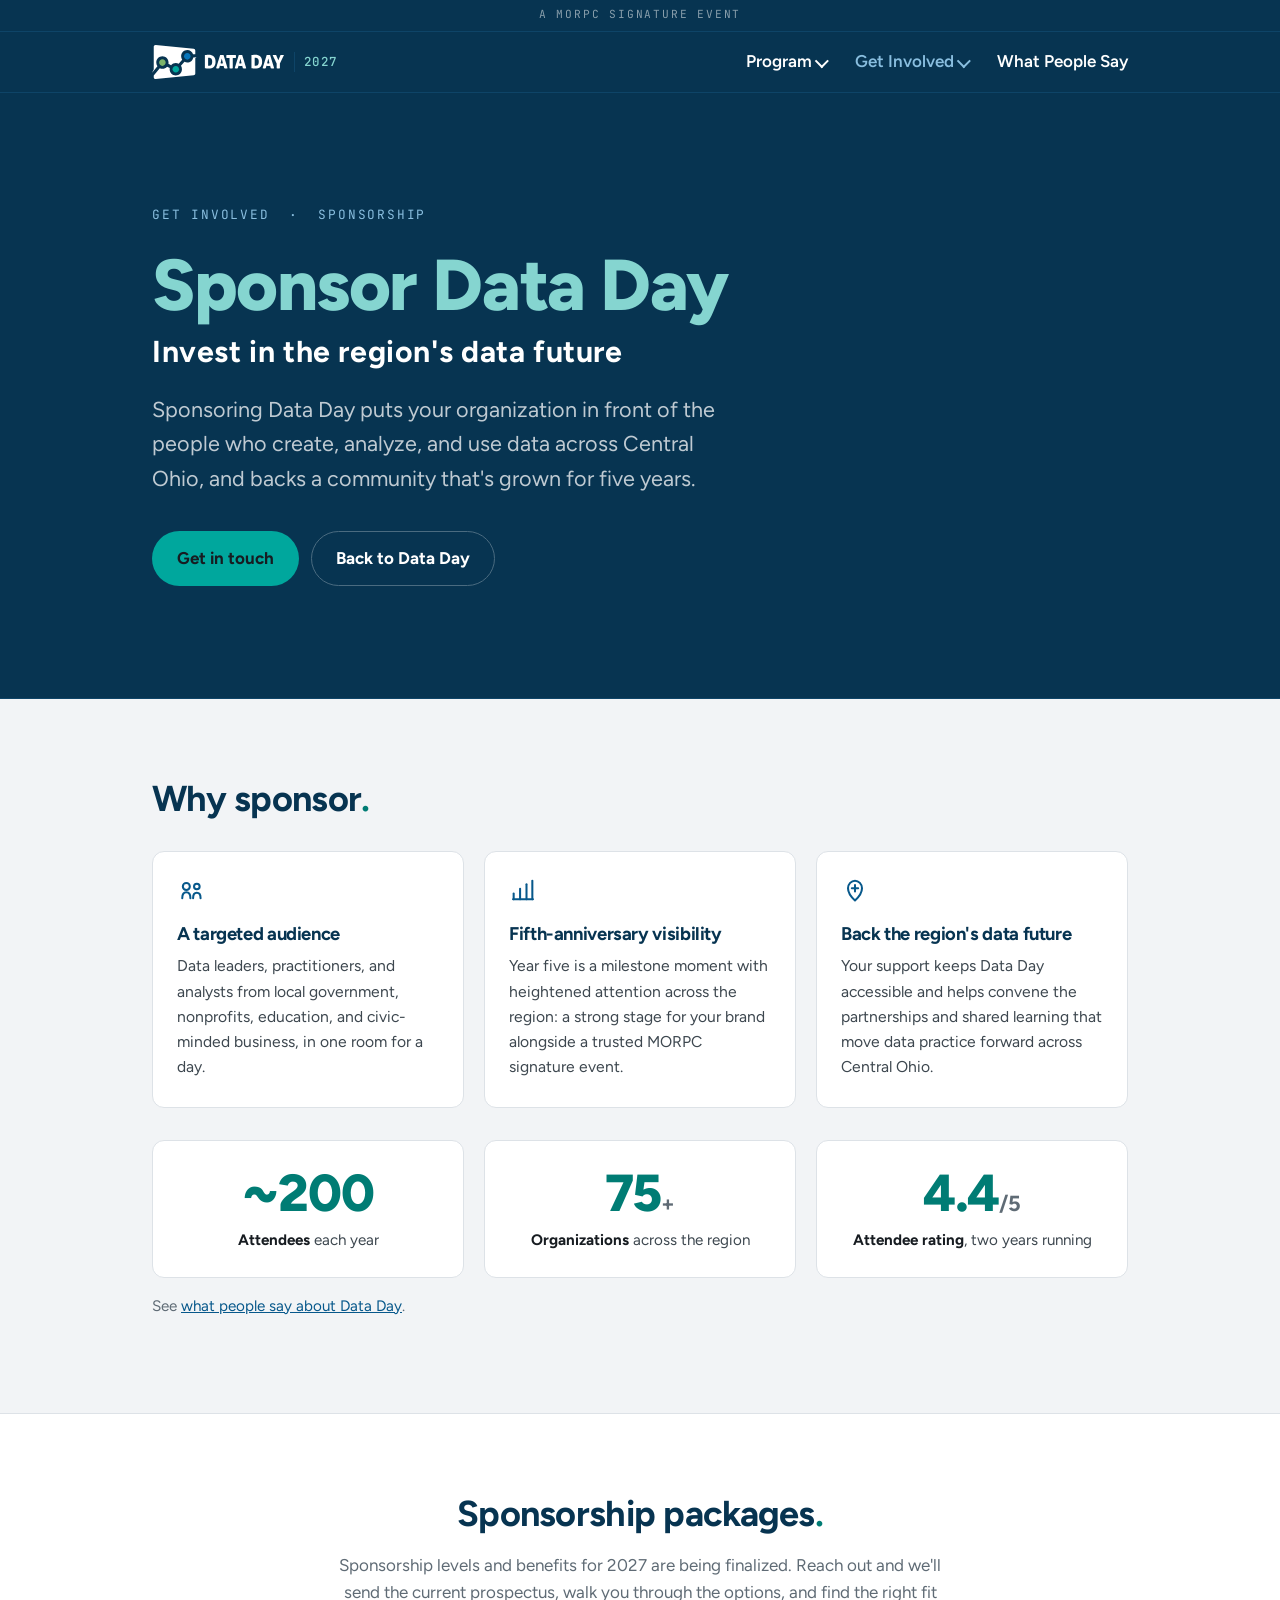
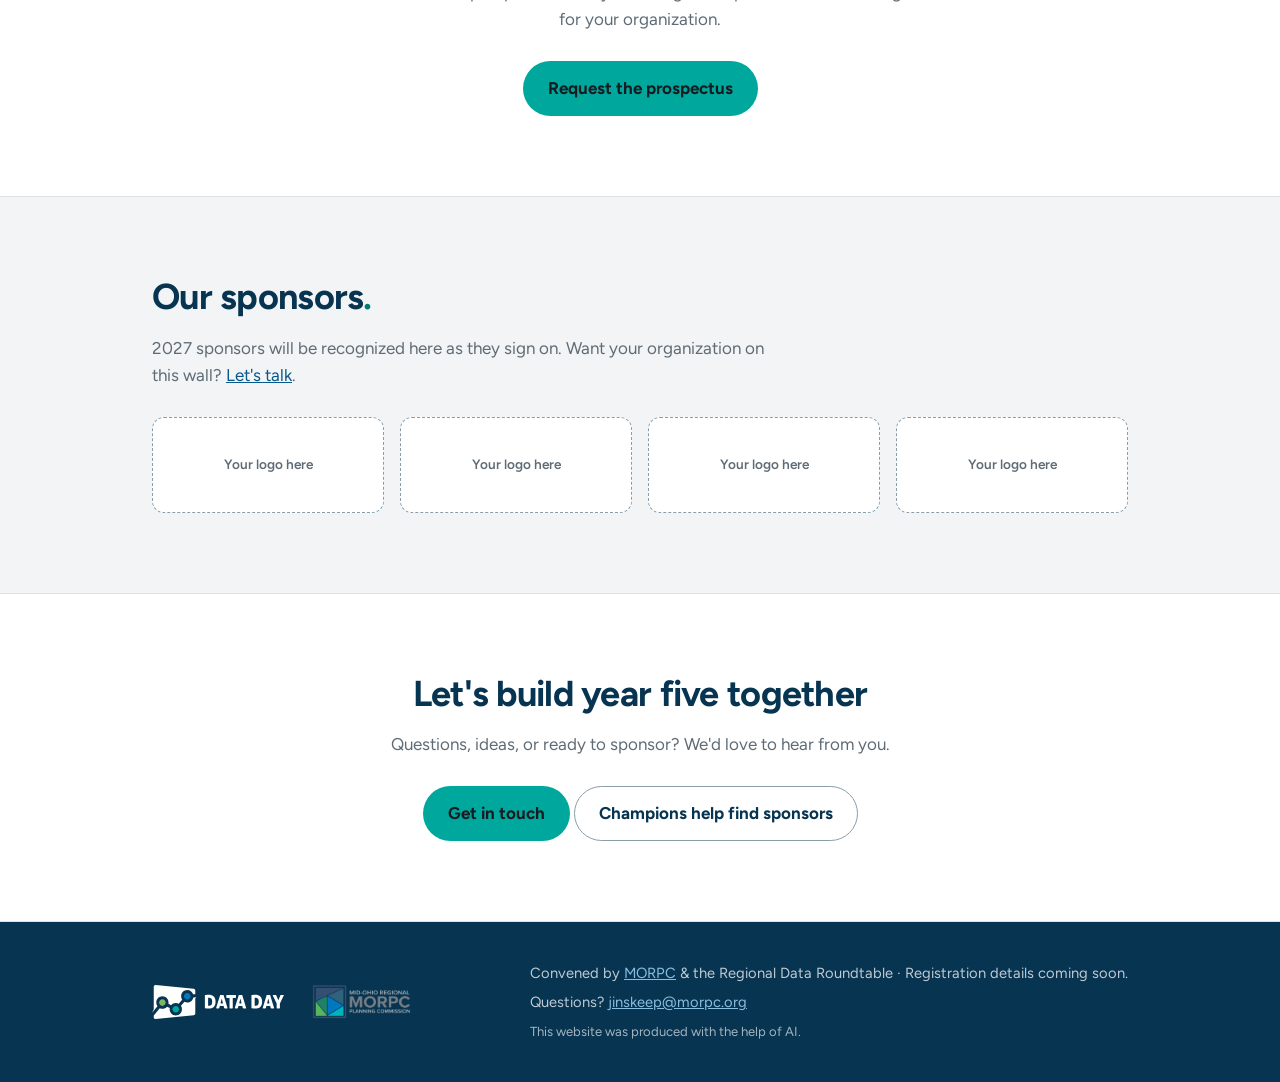
<file: docs/sponsors.html>
<!DOCTYPE html>
<html lang="en">
<head>
  <meta charset="utf-8">
  <meta name="viewport" content="width=device-width, initial-scale=1">
  <title>Sponsor Data Day 2027</title>
  <meta name="description" content="Sponsor Data Day 2027, the 5th annual conference for Central Ohio's public-sector data community. Reach ~200 data leaders and practitioners across local government, nonprofits, education, and civic-minded business.">
  <meta name="theme-color" content="#073451">
  <link rel="icon" href="assets/favicon.svg" type="image/svg+xml">

  <meta property="og:type" content="website">
  <meta property="og:title" content="Sponsor Data Day 2027">
  <meta property="og:description" content="Invest in the region's data future. Reach Central Ohio's public-sector data community at the 5th annual Data Day.">

  <link rel="preconnect" href="https://fonts.googleapis.com">
  <link rel="preconnect" href="https://fonts.gstatic.com" crossorigin>
  <link href="https://fonts.googleapis.com/css2?family=Figtree:wght@400;500;600;700;800&family=JetBrains+Mono:wght@400;500&display=swap" rel="stylesheet">
  <link rel="stylesheet" href="styles.css">
</head>
<body>
  <a class="skip-link" href="#why">Skip to content</a>

  <!-- MORPC signature strip -->
  <div class="sig-strip">
    <div class="wrap">
      <a href="https://www.morpc.org" target="_blank" rel="noopener">A MORPC Signature Event</a>
    </div>
  </div>

  <!-- ============================ TOP NAV ============================ -->
  <header class="topbar">
    <div class="wrap">
      <a class="topbar__brand" href="index.html">
        <img class="topbar__logo" src="assets/datadaylogo-white.svg" alt="Data Day" width="692" height="175">
        <span class="topbar__year">2027</span>
      </a>
      <nav class="topbar__nav" aria-label="Primary">
        <div class="navitem navitem--menu">
          <button type="button" class="navitem__btn" aria-expanded="false" aria-haspopup="true" aria-controls="menu-program">Program</button>
          <div class="navmenu" id="menu-program" role="menu" aria-label="Program">
            <span class="navmenu__item navmenu__item--disabled" role="menuitem" aria-disabled="true">Schedule <em>Coming soon</em></span>
            <a class="navmenu__item" role="menuitem" href="keynote.html">Keynotes</a>
            <span class="navmenu__item navmenu__item--disabled" role="menuitem" aria-disabled="true">Breakouts <em>Coming soon</em></span>
          </div>
        </div>
        <div class="navitem navitem--menu">
          <button type="button" class="navitem__btn is-active" aria-expanded="false" aria-haspopup="true" aria-controls="menu-involved">Get Involved</button>
          <div class="navmenu" id="menu-involved" role="menu" aria-label="Get Involved">
            <a class="navmenu__item" role="menuitem" href="sponsors.html" aria-current="page">Sponsorship</a>
            <a class="navmenu__item" role="menuitem" href="champions.html">Champions</a>
          </div>
        </div>
        <a class="navitem__link" href="what-people-say.html">What People Say</a>
      </nav>
    </div>
  </header>

  <!-- ============================ HERO ============================ -->
  <section class="hero">
    <div class="wrap">
      <p class="eyebrow">Get involved &nbsp;·&nbsp; Sponsorship</p>
      <h1>Sponsor Data Day<span class="sub">Invest in the region's data future</span></h1>
      <p class="lede">Sponsoring Data Day puts your organization in front of the people who create, analyze, and use data across Central Ohio, and backs a community that's grown for five years.</p>
      <div class="cta">
        <a class="btn btn-primary" href="mailto:jinskeep@morpc.org?subject=Data%20Day%202027%20Sponsorship">Get in touch</a>
        <a class="btn btn-ghost" href="index.html">Back to Data Day</a>
      </div>
    </div>
  </section>

  <!-- ============================ WHY SPONSOR ============================ -->
  <section id="why">
    <div class="wrap">
      <h2>Why sponsor<span class="tick">.</span></h2>
      <div class="grid cols-3" style="margin-top:2rem;">
        <article class="card">
          <svg viewBox="0 0 24 24" fill="none" stroke="currentColor" stroke-width="1.75" stroke-linecap="round" stroke-linejoin="round" aria-hidden="true"><path d="M4.5 19C4.5 15.7 6 14 8 14C10 14 11.5 15.7 11.5 19"/><path d="M13.8 19C13.8 16 15.2 14.4 17 14.4C18.8 14.4 20.2 16 20.2 19"/><circle cx="8" cy="9" r="3"/><circle cx="17" cy="9" r="2.4"/></svg>
          <h3>A targeted audience</h3>
          <p>Data leaders, practitioners, and analysts from local government, nonprofits, education, and civic-minded business, in one room for a day.</p>
        </article>
        <article class="card">
          <svg viewBox="0 0 24 24" fill="none" stroke="currentColor" stroke-width="1.75" stroke-linecap="round" stroke-linejoin="round" aria-hidden="true"><path d="M4 20V15"/><path d="M9.5 20V11"/><path d="M15 20V7"/><path d="M20 20V4"/><path d="M3.5 20H20.5"/></svg>
          <h3>Fifth-anniversary visibility</h3>
          <p>Year five is a milestone moment with heightened attention across the region: a strong stage for your brand alongside a trusted MORPC signature event.</p>
        </article>
        <article class="card">
          <svg viewBox="0 0 24 24" fill="none" stroke="currentColor" stroke-width="1.75" stroke-linecap="round" stroke-linejoin="round" aria-hidden="true"><path d="M12 21C12 21 6 15.5 6 10.5C6 6.9 8.9 4 12 4C15.1 4 18 6.9 18 10.5C18 15.5 12 21 12 21Z"/><path d="M9.3 10.5H14.7"/><path d="M12 7.8V13.2"/></svg>
          <h3>Back the region's data future</h3>
          <p>Your support keeps Data Day accessible and helps convene the partnerships and shared learning that move data practice forward across Central Ohio.</p>
        </article>
      </div>

      <div class="stats" style="margin-top:2rem;">
        <div class="stat"><div class="stat__num">~200</div><div class="stat__label"><b>Attendees</b> each year</div></div>
        <div class="stat"><div class="stat__num">75<small>+</small></div><div class="stat__label"><b>Organizations</b> across the region</div></div>
        <div class="stat"><div class="stat__num">4.4<small>/5</small></div><div class="stat__label"><b>Attendee rating</b>, two years running</div></div>
      </div>
      <p class="muted" style="margin-top:1rem; font-size:0.95rem;">See <a href="what-people-say.html">what people say about Data Day</a>.</p>
    </div>
  </section>

  <!-- ============================ PACKAGES ============================ -->
  <section id="packages" class="venue">
    <div class="wrap" style="text-align:center;">
      <h2>Sponsorship packages<span class="tick">.</span></h2>
      <p class="muted" style="max-width:56ch; margin-inline:auto;">Sponsorship levels and benefits for 2027 are being finalized. Reach out and we'll send the current prospectus, walk you through the options, and find the right fit for your organization.</p>
      <div class="cta" style="justify-content:center; margin-top:1.75rem;">
        <a class="btn btn-primary" href="mailto:jinskeep@morpc.org?subject=Data%20Day%202027%20Sponsorship%20Prospectus">Request the prospectus</a>
      </div>
    </div>
  </section>

  <!-- ============================ SPONSOR WALL ============================ -->
  <section id="our-sponsors">
    <div class="wrap">
      <h2>Our sponsors<span class="tick">.</span></h2>
      <p class="muted" style="max-width:56ch;">2027 sponsors will be recognized here as they sign on. Want your organization on this wall? <a href="mailto:jinskeep@morpc.org?subject=Data%20Day%202027%20Sponsorship">Let's talk</a>.</p>
      <div class="sponsor-wall">
        <div class="sponsor-slot">Your logo here</div>
        <div class="sponsor-slot">Your logo here</div>
        <div class="sponsor-slot">Your logo here</div>
        <div class="sponsor-slot">Your logo here</div>
      </div>
    </div>
  </section>

  <!-- ============================ CTA ============================ -->
  <section id="contact" class="venue">
    <div class="wrap" style="text-align:center;">
      <h2 style="margin-bottom:0.5rem;">Let's build year five together</h2>
      <p class="muted" style="max-width:50ch; margin-inline:auto;">Questions, ideas, or ready to sponsor? We'd love to hear from you.</p>
      <div class="cta" style="justify-content:center; margin-top:1.75rem;">
        <a class="btn btn-primary" href="mailto:jinskeep@morpc.org?subject=Data%20Day%202027%20Sponsorship">Get in touch</a>
        <a class="btn btn-ghost" href="champions.html">Champions help find sponsors</a>
      </div>
    </div>
  </section>

  <!-- ============================ FOOTER ============================ -->
  <footer>
    <div class="wrap">
      <div class="footer__logos">
        <span class="footer__dd">
          <img src="assets/datadaylogo-white.svg" alt="Data Day" width="692" height="175">
        </span>
        <a class="footer__morpc" href="https://www.morpc.org" target="_blank" rel="noopener" aria-label="Mid-Ohio Regional Planning Commission, morpc.org (opens in a new tab)">
          <img src="assets/morpc-logo.png" alt="Mid-Ohio Regional Planning Commission (MORPC)">
        </a>
      </div>
      <div class="footer__text">
        <p>Convened by <a href="https://www.morpc.org" target="_blank" rel="noopener">MORPC</a> &amp; the Regional Data Roundtable · Registration details coming soon.</p>
        <p>Questions? <a href="mailto:jinskeep@morpc.org">jinskeep@morpc.org</a></p>
        <p style="font-size:0.82rem; opacity:0.85;">This website was produced with the help of AI.</p>
      </div>
    </div>
  </footer>
  <script src="nav.js" defer></script>
</body>
</html>
</file>
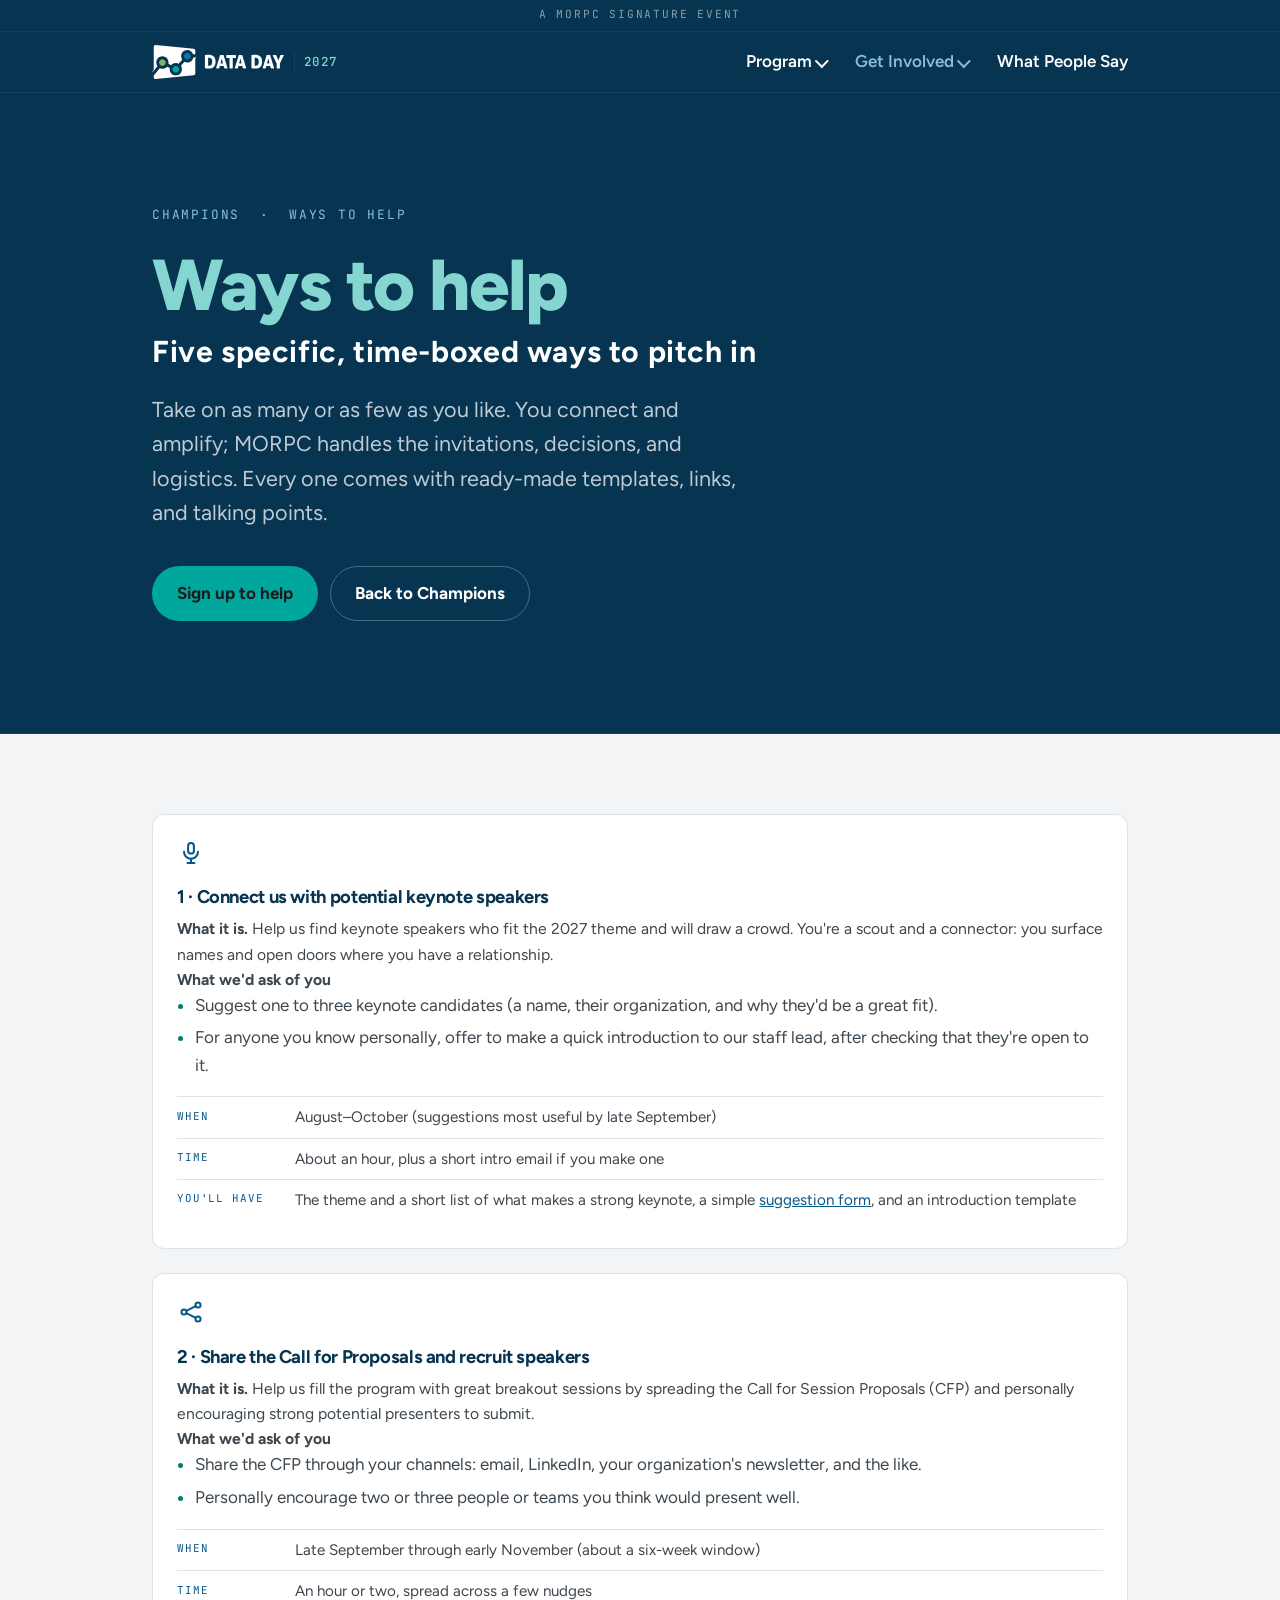
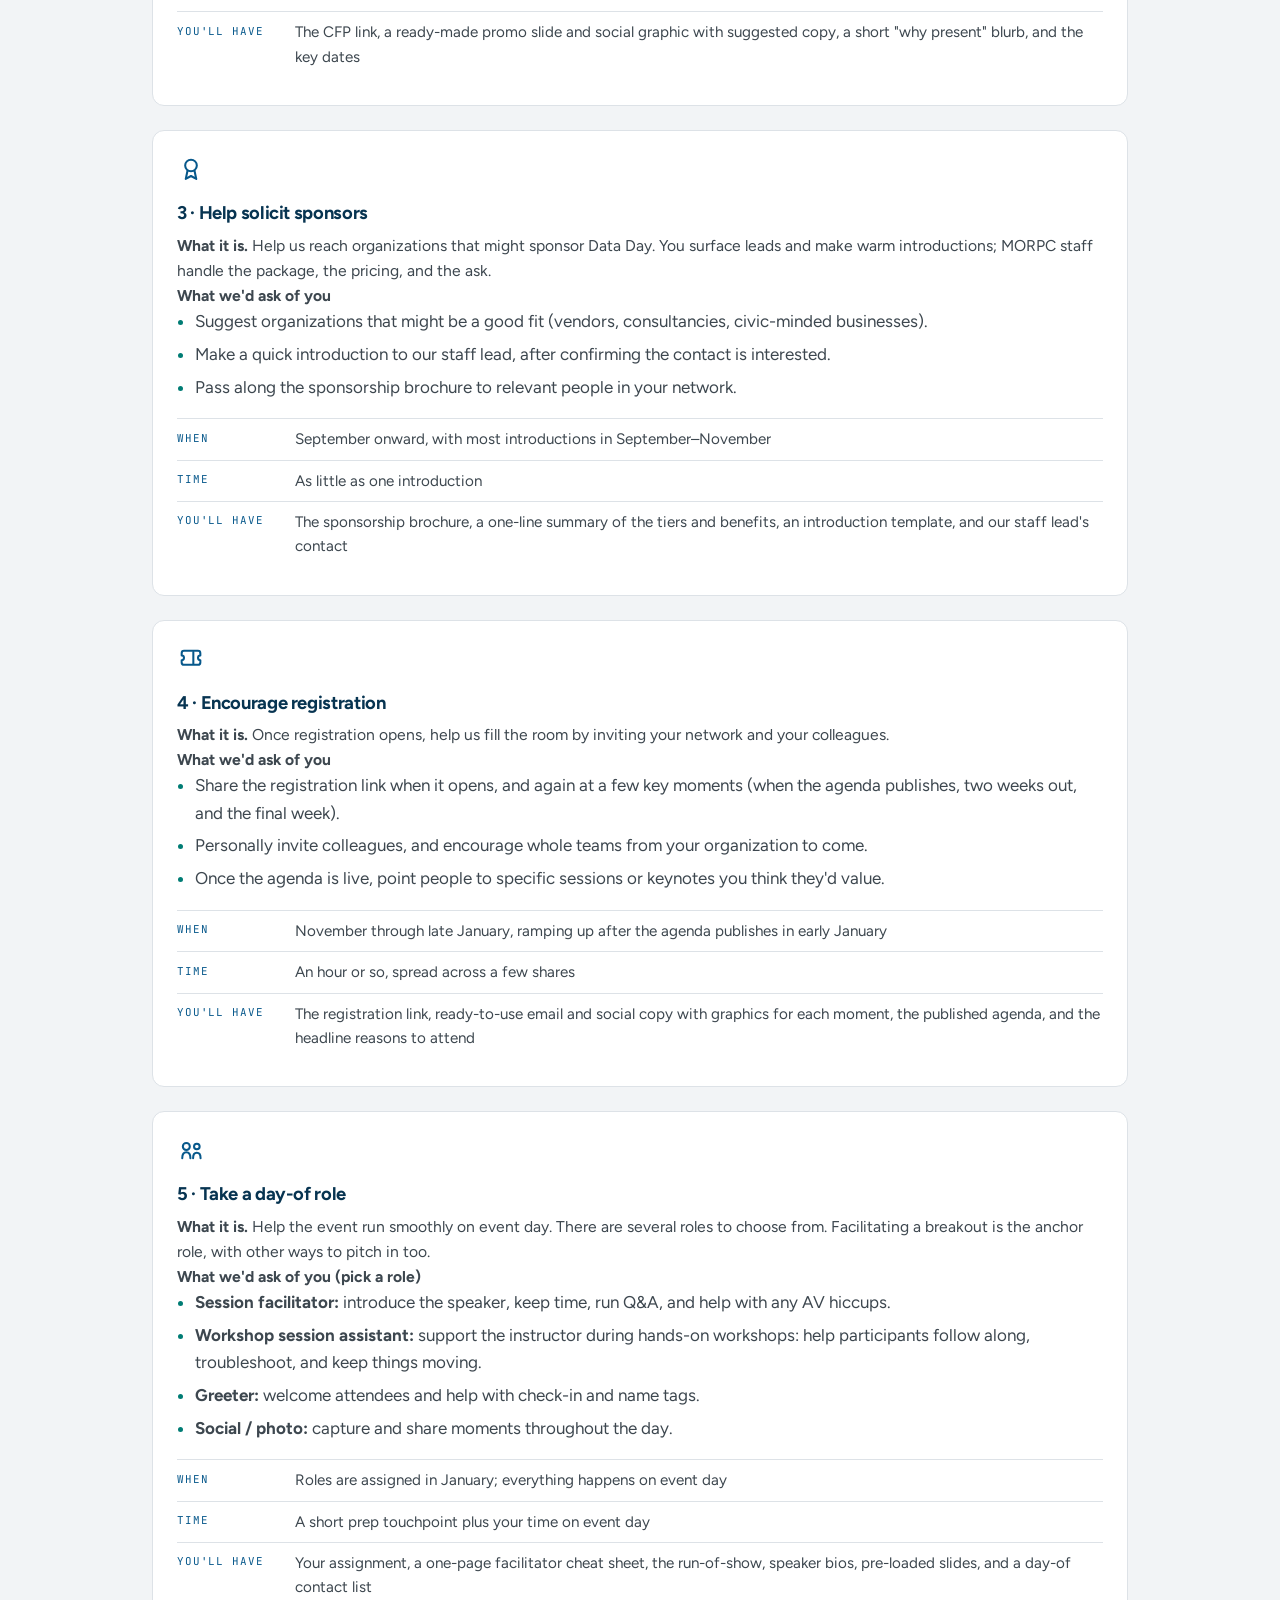
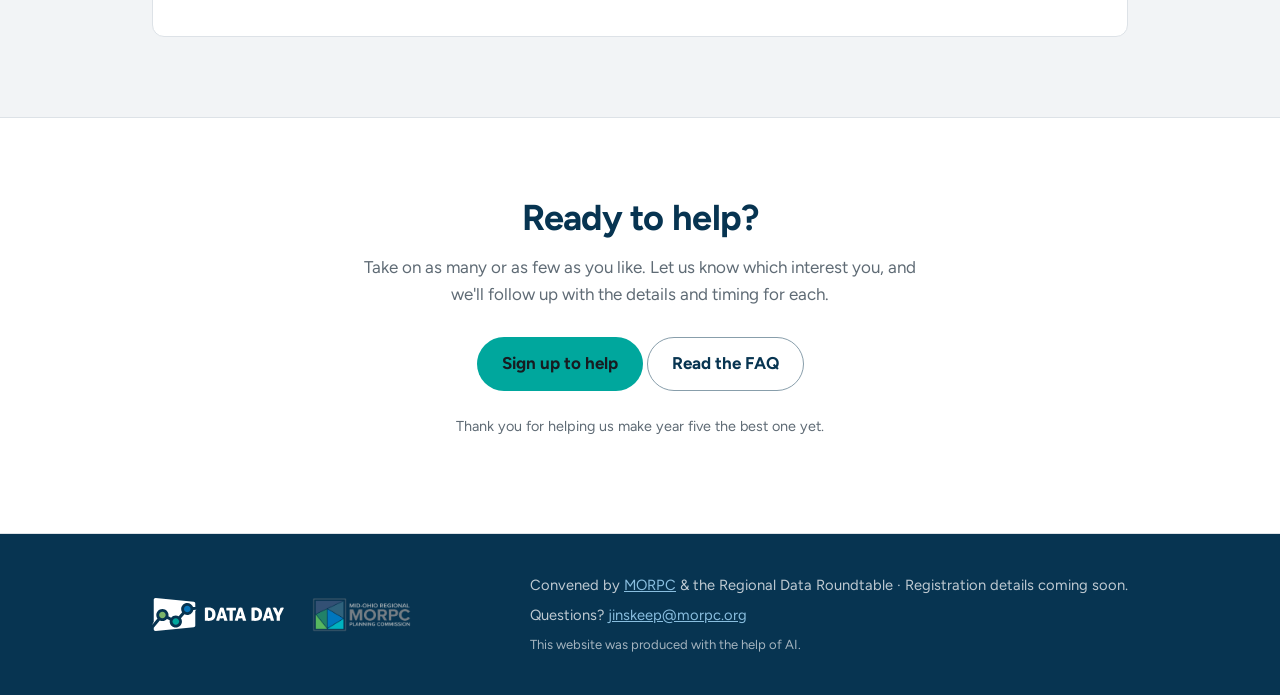
<file: docs/ways-to-help.html>
<!DOCTYPE html>
<html lang="en">
<head>
  <meta charset="utf-8">
  <meta name="viewport" content="width=device-width, initial-scale=1">
  <title>Ways to Help · Data Day 2027 Champions</title>
  <meta name="description" content="Five specific, time-boxed ways to help as a Data Day 2027 Champion: connect us with keynotes, share the Call for Proposals, solicit sponsors, encourage registration, and take a day-of role.">
  <meta name="theme-color" content="#073451">
  <link rel="icon" href="assets/favicon.svg" type="image/svg+xml">

  <meta property="og:type" content="website">
  <meta property="og:title" content="Champion Ways to Help · Data Day 2027">
  <meta property="og:description" content="Five specific, time-boxed ways to pitch in. Take on as many or as few as you like.">

  <link rel="preconnect" href="https://fonts.googleapis.com">
  <link rel="preconnect" href="https://fonts.gstatic.com" crossorigin>
  <link href="https://fonts.googleapis.com/css2?family=Figtree:wght@400;500;600;700;800&family=JetBrains+Mono:wght@400;500&display=swap" rel="stylesheet">
  <link rel="stylesheet" href="styles.css">
</head>
<body>
  <a class="skip-link" href="#ways">Skip to content</a>

  <!-- MORPC signature strip -->
  <div class="sig-strip">
    <div class="wrap">
      <a href="https://www.morpc.org" target="_blank" rel="noopener">A MORPC Signature Event</a>
    </div>
  </div>

  <!-- ============================ TOP NAV ============================ -->
  <header class="topbar">
    <div class="wrap">
      <a class="topbar__brand" href="index.html">
        <img class="topbar__logo" src="assets/datadaylogo-white.svg" alt="Data Day" width="692" height="175">
        <span class="topbar__year">2027</span>
      </a>
      <nav class="topbar__nav" aria-label="Primary">
        <div class="navitem navitem--menu">
          <button type="button" class="navitem__btn" aria-expanded="false" aria-haspopup="true" aria-controls="menu-program">Program</button>
          <div class="navmenu" id="menu-program" role="menu" aria-label="Program">
            <span class="navmenu__item navmenu__item--disabled" role="menuitem" aria-disabled="true">Schedule <em>Coming soon</em></span>
            <a class="navmenu__item" role="menuitem" href="keynote.html">Keynotes</a>
            <span class="navmenu__item navmenu__item--disabled" role="menuitem" aria-disabled="true">Breakouts <em>Coming soon</em></span>
          </div>
        </div>
        <div class="navitem navitem--menu">
          <button type="button" class="navitem__btn is-active" aria-expanded="false" aria-haspopup="true" aria-controls="menu-involved">Get Involved</button>
          <div class="navmenu" id="menu-involved" role="menu" aria-label="Get Involved">
            <a class="navmenu__item" role="menuitem" href="sponsors.html">Sponsorship</a>
            <a class="navmenu__item" role="menuitem" href="champions.html" aria-current="page">Champions</a>
          </div>
        </div>
        <a class="navitem__link" href="what-people-say.html">What People Say</a>
      </nav>
    </div>
  </header>

  <!-- ============================ HERO ============================ -->
  <section class="hero">
    <div class="wrap">
      <p class="eyebrow">Champions &nbsp;·&nbsp; Ways to Help</p>
      <h1>Ways to help<span class="sub">Five specific, time-boxed ways to pitch in</span></h1>
      <p class="lede">Take on as many or as few as you like. You connect and amplify; MORPC handles the invitations, decisions, and logistics. Every one comes with ready-made templates, links, and talking points.</p>
      <div class="cta">
        <a class="btn btn-primary" href="https://forms.cloud.microsoft/r/7cFXhbQeMc" target="_blank" rel="noopener">Sign up to help</a>
        <a class="btn btn-ghost" href="champions.html">Back to Champions</a>
      </div>
    </div>
  </section>

  <!-- ============================ THE FIVE WAYS ============================ -->
  <section id="ways">
    <div class="wrap">
      <div class="grid" style="gap:1.5rem;">

        <article class="card way">
          <svg viewBox="0 0 24 24" fill="none" stroke="currentColor" stroke-width="1.75" stroke-linecap="round" stroke-linejoin="round" aria-hidden="true"><rect x="9.5" y="3.5" width="5" height="9" rx="2.5"/><path d="M6 11A6 6 0 0 0 18 11"/><path d="M12 17V20.5"/><path d="M9 20.5H15"/></svg>
          <h3>1 · Connect us with potential keynote speakers</h3>
          <p><strong>What it is.</strong> Help us find keynote speakers who fit the 2027 theme and will draw a crowd. You're a scout and a connector: you surface names and open doors where you have a relationship.</p>
          <p><strong>What we'd ask of you</strong></p>
          <ul>
            <li>Suggest one to three keynote candidates (a name, their organization, and why they'd be a great fit).</li>
            <li>For anyone you know personally, offer to make a quick introduction to our staff lead, after checking that they're open to it.</li>
          </ul>
          <dl class="kv">
            <div><dt>When</dt><dd>August–October (suggestions most useful by late September)</dd></div>
            <div><dt>Time</dt><dd>About an hour, plus a short intro email if you make one</dd></div>
            <div><dt>You'll have</dt><dd>The theme and a short list of what makes a strong keynote, a simple <a href="https://forms.cloud.microsoft/r/mYmz1bctPH" target="_blank" rel="noopener">suggestion form</a>, and an introduction template</dd></div>
          </dl>
        </article>

        <article class="card way">
          <svg viewBox="0 0 24 24" fill="none" stroke="currentColor" stroke-width="1.75" stroke-linecap="round" stroke-linejoin="round" aria-hidden="true"><path d="M8 11L16 7"/><path d="M8 13L16 17"/><circle cx="6" cy="12" r="2.2"/><circle cx="18" cy="6" r="2.2"/><circle cx="18" cy="18" r="2.2"/></svg>
          <h3>2 · Share the Call for Proposals and recruit speakers</h3>
          <p><strong>What it is.</strong> Help us fill the program with great breakout sessions by spreading the Call for Session Proposals (CFP) and personally encouraging strong potential presenters to submit.</p>
          <p><strong>What we'd ask of you</strong></p>
          <ul>
            <li>Share the CFP through your channels: email, LinkedIn, your organization's newsletter, and the like.</li>
            <li>Personally encourage two or three people or teams you think would present well.</li>
          </ul>
          <dl class="kv">
            <div><dt>When</dt><dd>Late September through early November (about a six-week window)</dd></div>
            <div><dt>Time</dt><dd>An hour or two, spread across a few nudges</dd></div>
            <div><dt>You'll have</dt><dd>The CFP link, a ready-made promo slide and social graphic with suggested copy, a short "why present" blurb, and the key dates</dd></div>
          </dl>
        </article>

        <article class="card way">
          <svg viewBox="0 0 24 24" fill="none" stroke="currentColor" stroke-width="1.75" stroke-linecap="round" stroke-linejoin="round" aria-hidden="true"><path d="M9 13.5L7.5 20.5L12 18L16.5 20.5L15 13.5"/><circle cx="12" cy="9" r="5"/></svg>
          <h3>3 · Help solicit sponsors</h3>
          <p><strong>What it is.</strong> Help us reach organizations that might sponsor Data Day. You surface leads and make warm introductions; MORPC staff handle the package, the pricing, and the ask.</p>
          <p><strong>What we'd ask of you</strong></p>
          <ul>
            <li>Suggest organizations that might be a good fit (vendors, consultancies, civic-minded businesses).</li>
            <li>Make a quick introduction to our staff lead, after confirming the contact is interested.</li>
            <li>Pass along the sponsorship brochure to relevant people in your network.</li>
          </ul>
          <dl class="kv">
            <div><dt>When</dt><dd>September onward, with most introductions in September–November</dd></div>
            <div><dt>Time</dt><dd>As little as one introduction</dd></div>
            <div><dt>You'll have</dt><dd>The sponsorship brochure, a one-line summary of the tiers and benefits, an introduction template, and our staff lead's contact</dd></div>
          </dl>
        </article>

        <article class="card way">
          <svg viewBox="0 0 24 24" fill="none" stroke="currentColor" stroke-width="1.75" stroke-linecap="round" stroke-linejoin="round" aria-hidden="true"><path d="M4 9V7A2 2 0 0 1 6 5H18A2 2 0 0 1 20 7V9A2 2 0 0 0 20 13V15A2 2 0 0 1 18 17H6A2 2 0 0 1 4 15V13A2 2 0 0 0 4 9Z"/><path d="M14 6V16"/></svg>
          <h3>4 · Encourage registration</h3>
          <p><strong>What it is.</strong> Once registration opens, help us fill the room by inviting your network and your colleagues.</p>
          <p><strong>What we'd ask of you</strong></p>
          <ul>
            <li>Share the registration link when it opens, and again at a few key moments (when the agenda publishes, two weeks out, and the final week).</li>
            <li>Personally invite colleagues, and encourage whole teams from your organization to come.</li>
            <li>Once the agenda is live, point people to specific sessions or keynotes you think they'd value.</li>
          </ul>
          <dl class="kv">
            <div><dt>When</dt><dd>November through late January, ramping up after the agenda publishes in early January</dd></div>
            <div><dt>Time</dt><dd>An hour or so, spread across a few shares</dd></div>
            <div><dt>You'll have</dt><dd>The registration link, ready-to-use email and social copy with graphics for each moment, the published agenda, and the headline reasons to attend</dd></div>
          </dl>
        </article>

        <article class="card way">
          <svg viewBox="0 0 24 24" fill="none" stroke="currentColor" stroke-width="1.75" stroke-linecap="round" stroke-linejoin="round" aria-hidden="true"><path d="M4.5 19C4.5 15.7 6 14 8 14C10 14 11.5 15.7 11.5 19"/><path d="M13.8 19C13.8 16 15.2 14.4 17 14.4C18.8 14.4 20.2 16 20.2 19"/><circle cx="8" cy="9" r="3"/><circle cx="17" cy="9" r="2.4"/></svg>
          <h3>5 · Take a day-of role</h3>
          <p><strong>What it is.</strong> Help the event run smoothly on event day. There are several roles to choose from. Facilitating a breakout is the anchor role, with other ways to pitch in too.</p>
          <p><strong>What we'd ask of you (pick a role)</strong></p>
          <ul>
            <li><strong>Session facilitator:</strong> introduce the speaker, keep time, run Q&amp;A, and help with any AV hiccups.</li>
            <li><strong>Workshop session assistant:</strong> support the instructor during hands-on workshops: help participants follow along, troubleshoot, and keep things moving.</li>
            <li><strong>Greeter:</strong> welcome attendees and help with check-in and name tags.</li>
            <li><strong>Social / photo:</strong> capture and share moments throughout the day.</li>
          </ul>
          <dl class="kv">
            <div><dt>When</dt><dd>Roles are assigned in January; everything happens on event day</dd></div>
            <div><dt>Time</dt><dd>A short prep touchpoint plus your time on event day</dd></div>
            <div><dt>You'll have</dt><dd>Your assignment, a one-page facilitator cheat sheet, the run-of-show, speaker bios, pre-loaded slides, and a day-of contact list</dd></div>
          </dl>
        </article>

      </div>
    </div>
  </section>

  <!-- ============================ CTA ============================ -->
  <section id="signup" class="venue">
    <div class="wrap" style="text-align:center;">
      <h2 style="margin-bottom:0.5rem;">Ready to help?</h2>
      <p class="muted" style="max-width:52ch; margin-inline:auto;">Take on as many or as few as you like. Let us know which interest you, and we'll follow up with the details and timing for each.</p>
      <div class="cta" style="justify-content:center; margin-top:1.75rem;">
        <a class="btn btn-primary" href="https://forms.cloud.microsoft/r/7cFXhbQeMc" target="_blank" rel="noopener">Sign up to help</a>
        <a class="btn btn-ghost" href="faq.html">Read the FAQ</a>
      </div>
      <p class="muted" style="font-size:0.9rem; margin-top:1.5rem;">Thank you for helping us make year five the best one yet.</p>
    </div>
  </section>

  <!-- ============================ FOOTER ============================ -->
  <footer>
    <div class="wrap">
      <div class="footer__logos">
        <span class="footer__dd">
          <img src="assets/datadaylogo-white.svg" alt="Data Day" width="692" height="175">
        </span>
        <a class="footer__morpc" href="https://www.morpc.org" target="_blank" rel="noopener" aria-label="Mid-Ohio Regional Planning Commission, morpc.org (opens in a new tab)">
          <img src="assets/morpc-logo.png" alt="Mid-Ohio Regional Planning Commission (MORPC)">
        </a>
      </div>
      <div class="footer__text">
        <p>Convened by <a href="https://www.morpc.org" target="_blank" rel="noopener">MORPC</a> &amp; the Regional Data Roundtable · Registration details coming soon.</p>
        <p>Questions? <a href="mailto:jinskeep@morpc.org">jinskeep@morpc.org</a></p>
        <p style="font-size:0.82rem; opacity:0.85;">This website was produced with the help of AI.</p>
      </div>
    </div>
  </footer>
  <script src="nav.js" defer></script>
</body>
</html>
</file>
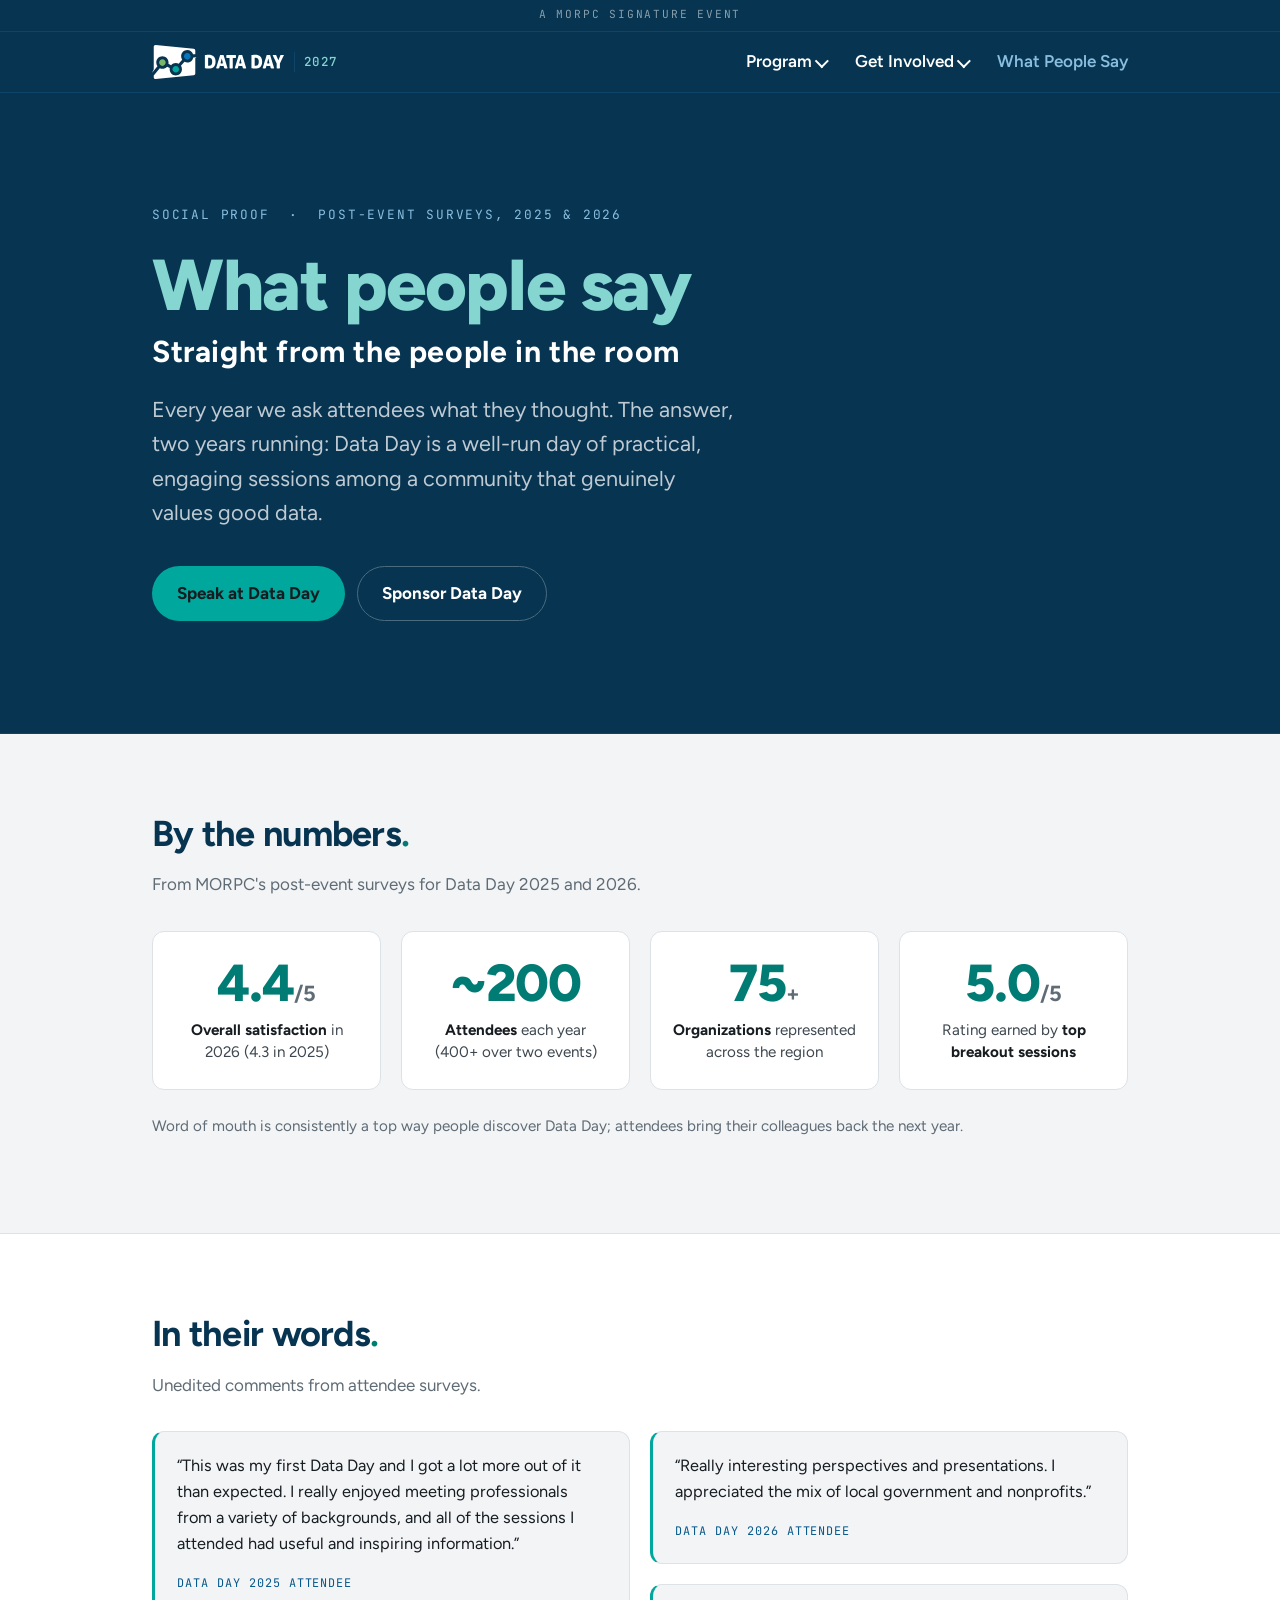
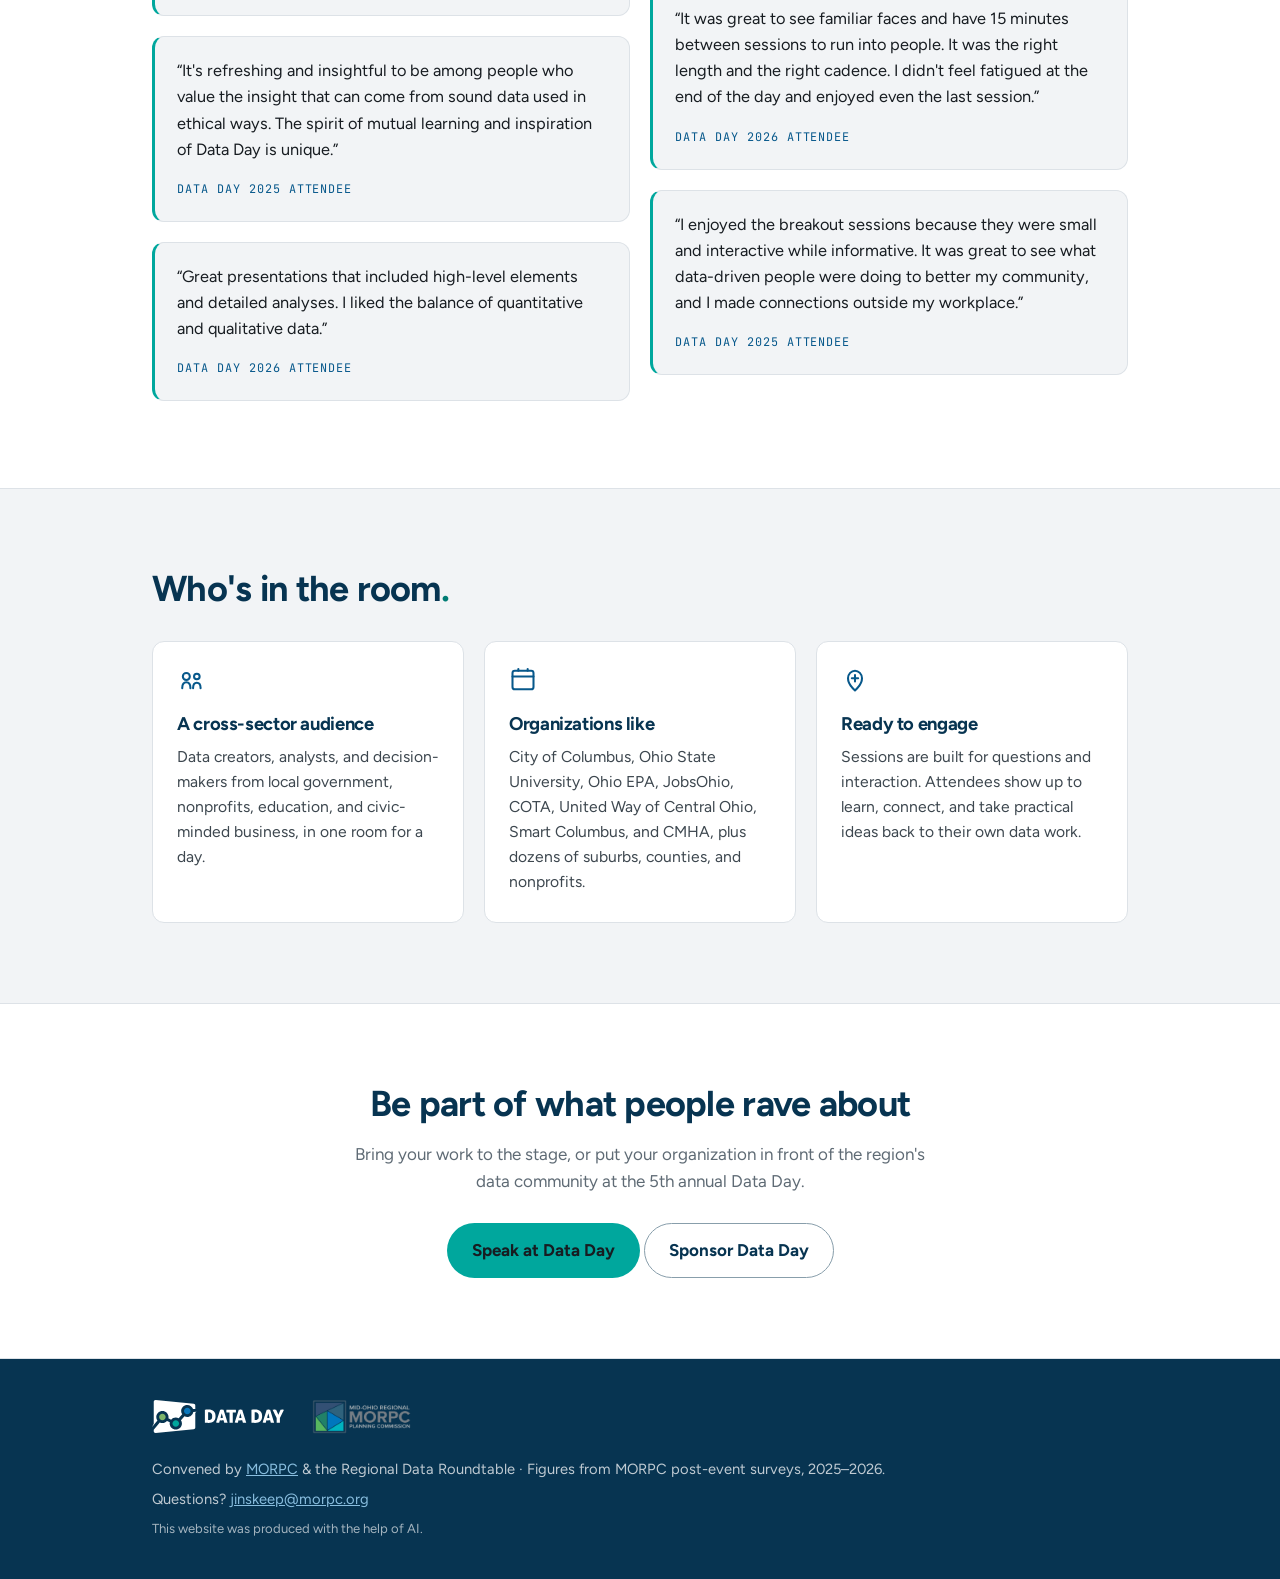
<file: docs/what-people-say.html>
<!DOCTYPE html>
<html lang="en">
<head>
  <meta charset="utf-8">
  <meta name="viewport" content="width=device-width, initial-scale=1">
  <title>What People Say About Data Day</title>
  <meta name="description" content="What attendees say about Data Day, Central Ohio's public-sector data conference. Post-event survey results and testimonials from 2025 and 2026, for prospective speakers and sponsors.">
  <meta name="theme-color" content="#073451">
  <link rel="icon" href="assets/favicon.svg" type="image/svg+xml">

  <meta property="og:type" content="website">
  <meta property="og:title" content="What People Say About Data Day">
  <meta property="og:description" content="Rated 4.3–4.4 out of 5, two years running. See what Central Ohio's data community says about Data Day.">

  <link rel="preconnect" href="https://fonts.googleapis.com">
  <link rel="preconnect" href="https://fonts.gstatic.com" crossorigin>
  <link href="https://fonts.googleapis.com/css2?family=Figtree:wght@400;500;600;700;800&family=JetBrains+Mono:wght@400;500&display=swap" rel="stylesheet">
  <link rel="stylesheet" href="styles.css">
</head>
<body>
  <a class="skip-link" href="#numbers">Skip to content</a>

  <!-- MORPC signature strip -->
  <div class="sig-strip">
    <div class="wrap">
      <a href="https://www.morpc.org" target="_blank" rel="noopener">A MORPC Signature Event</a>
    </div>
  </div>

  <!-- ============================ TOP NAV ============================ -->
  <header class="topbar">
    <div class="wrap">
      <a class="topbar__brand" href="index.html">
        <img class="topbar__logo" src="assets/datadaylogo-white.svg" alt="Data Day" width="692" height="175">
        <span class="topbar__year">2027</span>
      </a>
      <nav class="topbar__nav" aria-label="Primary">
        <div class="navitem navitem--menu">
          <button type="button" class="navitem__btn" aria-expanded="false" aria-haspopup="true" aria-controls="menu-program">Program</button>
          <div class="navmenu" id="menu-program" role="menu" aria-label="Program">
            <span class="navmenu__item navmenu__item--disabled" role="menuitem" aria-disabled="true">Schedule <em>Coming soon</em></span>
            <a class="navmenu__item" role="menuitem" href="keynote.html">Keynotes</a>
            <span class="navmenu__item navmenu__item--disabled" role="menuitem" aria-disabled="true">Breakouts <em>Coming soon</em></span>
          </div>
        </div>
        <div class="navitem navitem--menu">
          <button type="button" class="navitem__btn" aria-expanded="false" aria-haspopup="true" aria-controls="menu-involved">Get Involved</button>
          <div class="navmenu" id="menu-involved" role="menu" aria-label="Get Involved">
            <a class="navmenu__item" role="menuitem" href="sponsors.html">Sponsorship</a>
            <a class="navmenu__item" role="menuitem" href="champions.html">Champions</a>
          </div>
        </div>
        <a class="navitem__link" href="what-people-say.html" aria-current="page">What People Say</a>
      </nav>
    </div>
  </header>

  <!-- ============================ HERO ============================ -->
  <section class="hero">
    <div class="wrap">
      <p class="eyebrow">Social proof &nbsp;·&nbsp; Post-event surveys, 2025 &amp; 2026</p>
      <h1>What people say<span class="sub">Straight from the people in the room</span></h1>
      <p class="lede">Every year we ask attendees what they thought. The answer, two years running: Data Day is a well-run day of practical, engaging sessions among a community that genuinely values good data.</p>
      <div class="cta">
        <a class="btn btn-primary" href="keynote.html">Speak at Data Day</a>
        <a class="btn btn-ghost" href="sponsors.html">Sponsor Data Day</a>
      </div>
    </div>
  </section>

  <!-- ============================ BY THE NUMBERS ============================ -->
  <section id="numbers">
    <div class="wrap">
      <h2>By the numbers<span class="tick">.</span></h2>
      <p class="muted" style="max-width:56ch;">From MORPC's post-event surveys for Data Day 2025 and 2026.</p>
      <div class="stats">
        <div class="stat">
          <div class="stat__num">4.4<small>/5</small></div>
          <div class="stat__label"><b>Overall satisfaction</b> in 2026 (4.3 in 2025)</div>
        </div>
        <div class="stat">
          <div class="stat__num">~200</div>
          <div class="stat__label"><b>Attendees</b> each year (400+ over two events)</div>
        </div>
        <div class="stat">
          <div class="stat__num">75<small>+</small></div>
          <div class="stat__label"><b>Organizations</b> represented across the region</div>
        </div>
        <div class="stat">
          <div class="stat__num">5.0<small>/5</small></div>
          <div class="stat__label">Rating earned by <b>top breakout sessions</b></div>
        </div>
      </div>
      <p class="muted" style="margin-top:1.5rem; font-size:0.95rem;">Word of mouth is consistently a top way people discover Data Day; attendees bring their colleagues back the next year.</p>
    </div>
  </section>

  <!-- ============================ IN THEIR WORDS ============================ -->
  <section class="venue">
    <div class="wrap">
      <h2>In their words<span class="tick">.</span></h2>
      <p class="muted" style="max-width:56ch;">Unedited comments from attendee surveys.</p>
      <div class="quotes">
        <blockquote class="quote">
          <p>“This was my first Data Day and I got a lot more out of it than expected. I really enjoyed meeting professionals from a variety of backgrounds, and all of the sessions I attended had useful and inspiring information.”</p>
          <cite>Data Day 2025 attendee</cite>
        </blockquote>
        <blockquote class="quote">
          <p>“It's refreshing and insightful to be among people who value the insight that can come from sound data used in ethical ways. The spirit of mutual learning and inspiration of Data Day is unique.”</p>
          <cite>Data Day 2025 attendee</cite>
        </blockquote>
        <blockquote class="quote">
          <p>“Great presentations that included high-level elements and detailed analyses. I liked the balance of quantitative and qualitative data.”</p>
          <cite>Data Day 2026 attendee</cite>
        </blockquote>
        <blockquote class="quote">
          <p>“Really interesting perspectives and presentations. I appreciated the mix of local government and nonprofits.”</p>
          <cite>Data Day 2026 attendee</cite>
        </blockquote>
        <blockquote class="quote">
          <p>“It was great to see familiar faces and have 15 minutes between sessions to run into people. It was the right length and the right cadence. I didn't feel fatigued at the end of the day and enjoyed even the last session.”</p>
          <cite>Data Day 2026 attendee</cite>
        </blockquote>
        <blockquote class="quote">
          <p>“I enjoyed the breakout sessions because they were small and interactive while informative. It was great to see what data-driven people were doing to better my community, and I made connections outside my workplace.”</p>
          <cite>Data Day 2025 attendee</cite>
        </blockquote>
      </div>
    </div>
  </section>

  <!-- ============================ WHO'S IN THE ROOM ============================ -->
  <section id="audience">
    <div class="wrap">
      <h2>Who's in the room<span class="tick">.</span></h2>
      <div class="grid cols-3" style="margin-top:2rem;">
        <article class="card">
          <svg viewBox="0 0 24 24" fill="none" stroke="currentColor" stroke-width="1.75" stroke-linecap="round" stroke-linejoin="round" aria-hidden="true"><path d="M4.5 19C4.5 15.7 6 14 8 14C10 14 11.5 15.7 11.5 19"/><path d="M13.8 19C13.8 16 15.2 14.4 17 14.4C18.8 14.4 20.2 16 20.2 19"/><circle cx="8" cy="9" r="3"/><circle cx="17" cy="9" r="2.4"/></svg>
          <h3>A cross-sector audience</h3>
          <p>Data creators, analysts, and decision-makers from local government, nonprofits, education, and civic-minded business, in one room for a day.</p>
        </article>
        <article class="card">
          <svg viewBox="0 0 24 24" fill="none" stroke="currentColor" stroke-width="1.75" stroke-linecap="round" stroke-linejoin="round" aria-hidden="true"><rect x="3" y="4" width="18" height="16" rx="2"/><path d="M3 9H21"/><path d="M8 4V2.5"/><path d="M16 4V2.5"/></svg>
          <h3>Organizations like</h3>
          <p>City of Columbus, Ohio State University, Ohio EPA, JobsOhio, COTA, United Way of Central Ohio, Smart Columbus, and CMHA, plus dozens of suburbs, counties, and nonprofits.</p>
        </article>
        <article class="card">
          <svg viewBox="0 0 24 24" fill="none" stroke="currentColor" stroke-width="1.75" stroke-linecap="round" stroke-linejoin="round" aria-hidden="true"><path d="M12 21C12 21 6 15.5 6 10.5C6 6.9 8.9 4 12 4C15.1 4 18 6.9 18 10.5C18 15.5 12 21 12 21Z"/><path d="M9.3 10.5H14.7"/><path d="M12 7.8V13.2"/></svg>
          <h3>Ready to engage</h3>
          <p>Sessions are built for questions and interaction. Attendees show up to learn, connect, and take practical ideas back to their own data work.</p>
        </article>
      </div>
    </div>
  </section>

  <!-- ============================ CTA ============================ -->
  <section id="contact" class="venue">
    <div class="wrap" style="text-align:center;">
      <h2 style="margin-bottom:0.5rem;">Be part of what people rave about</h2>
      <p class="muted" style="max-width:52ch; margin-inline:auto;">Bring your work to the stage, or put your organization in front of the region's data community at the 5th annual Data Day.</p>
      <div class="cta" style="justify-content:center; margin-top:1.75rem;">
        <a class="btn btn-primary" href="keynote.html">Speak at Data Day</a>
        <a class="btn btn-ghost" href="sponsors.html">Sponsor Data Day</a>
      </div>
    </div>
  </section>

  <!-- ============================ FOOTER ============================ -->
  <footer>
    <div class="wrap">
      <div class="footer__logos">
        <span class="footer__dd">
          <img src="assets/datadaylogo-white.svg" alt="Data Day" width="692" height="175">
        </span>
        <a class="footer__morpc" href="https://www.morpc.org" target="_blank" rel="noopener" aria-label="Mid-Ohio Regional Planning Commission, morpc.org (opens in a new tab)">
          <img src="assets/morpc-logo.png" alt="Mid-Ohio Regional Planning Commission (MORPC)">
        </a>
      </div>
      <div class="footer__text">
        <p>Convened by <a href="https://www.morpc.org" target="_blank" rel="noopener">MORPC</a> &amp; the Regional Data Roundtable · Figures from MORPC post-event surveys, 2025–2026.</p>
        <p>Questions? <a href="mailto:jinskeep@morpc.org">jinskeep@morpc.org</a></p>
        <p style="font-size:0.82rem; opacity:0.85;">This website was produced with the help of AI.</p>
      </div>
    </div>
  </footer>
  <script src="nav.js" defer></script>
</body>
</html>
</file>
<file: docs/styles.css>
/* ==========================================================================
   Data Day 2027 site styles
   Light surfaces, mobile-first. Design tokens synced from ../Design/palette.css
   (kept inline here so GitHub Pages serves everything from /docs).
   Palette: "Data Day Classic". Core hexes match Design/logo/.

   Structure: Fog page, white cards, Ink body text. The header band (signature
   strip, nav, hero) and the footer stay Dark Blue with the White logo lockup.
   ========================================================================== */

:root {
  /* Dark Blue (primary / bands) */
  --dd-navy-100: #E6EBEE;
  --dd-navy-200: #BFCAD2;
  --dd-navy-300: #889EAB;
  --dd-navy-400: #4A6B80;
  --dd-navy-500: #073451;
  --dd-navy-600: #05263C;
  /* Blue (interactive) */
  --dd-blue-100: #E6F1F8;
  --dd-blue-300: #89BEDF;
  --dd-blue-500: #0977BC;
  --dd-blue-600: #07588B;
  --dd-blue-700: #053F64;
  /* Teal (accent / CTA) */
  --dd-teal-100: #E6F6F5;
  --dd-teal-300: #85D5D0;
  --dd-teal-500: #00A79D;
  --dd-teal-600: #007C74;
  --dd-teal-700: #005953;
  /* Green (accent) */
  --dd-green-200: #DDECD8;
  --dd-green-500: #7CB46A;
  --dd-green-700: #425F38;
  /* Neutrals / surfaces */
  --dd-white: #FFFFFF;
  --dd-fog: #F2F4F6;         /* page background */
  --dd-mist: #DDE2E7;        /* hairlines, dividers */
  --dd-slate: #5F6B75;       /* captions, metadata */
  --dd-ink: #171C21;         /* body text */
  --dd-band: #073451;        /* header band + footer */
  --dd-border-band: #0E4467; /* hairline on the navy band */

  /* semantic aliases */
  --bg: var(--dd-fog);
  --surface: var(--dd-white);
  --fg: var(--dd-ink);
  --body: #3D474F;              /* secondary body copy, 9.5:1 on white */
  --fg-muted: var(--dd-slate);
  --border: var(--dd-mist);
  --accent: var(--dd-teal-500); /* fill only on light: 2.99:1 as text */
  --link: var(--dd-blue-600);   /* Blue 500 misses AA on Fog */

  --maxw: 68rem;
  --pad: clamp(1.25rem, 5vw, 3.5rem);
  --radius: 12px;
  --font: 'Figtree', system-ui, -apple-system, 'Segoe UI', Roboto, sans-serif;
}

* { box-sizing: border-box; }

html { scroll-behavior: smooth; }

body {
  margin: 0;
  background: var(--bg);
  color: var(--fg);
  font-family: var(--font);
  font-size: 1.0625rem;
  line-height: 1.6;
  -webkit-font-smoothing: antialiased;
}

h1, h2, h3 { line-height: 1.1; letter-spacing: -0.02em; margin: 0 0 0.5em; }

a { color: var(--link); }

img, svg { max-width: 100%; }

/* Skip link for keyboard users */
.skip-link {
  position: absolute; left: -999px; top: 0;
  background: var(--dd-teal-500); color: var(--dd-ink);
  padding: 0.5rem 1rem; border-radius: 0 0 8px 0; font-weight: 700; z-index: 10;
}
.skip-link:focus { left: 0; }

.wrap { width: 100%; max-width: var(--maxw); margin-inline: auto; padding-inline: var(--pad); }

/* ---- Buttons ---- */
.btn {
  display: inline-flex; align-items: center; gap: 0.5rem;
  font-weight: 700; text-decoration: none; border-radius: 999px;
  padding: 0.8rem 1.5rem; transition: transform .12s ease, filter .12s ease;
  border: 1.5px solid transparent;
}
.btn:hover { transform: translateY(-1px); filter: brightness(1.05); }
/* Teal fill with Ink text reads on both the navy band and the light page */
.btn-primary { background: var(--dd-teal-500); color: var(--dd-ink); } /* 5.7:1 */
.btn-ghost { background: transparent; color: var(--dd-navy-500); border-color: var(--dd-navy-300); }
.hero .btn-ghost { color: var(--dd-white); border-color: var(--dd-navy-400); }

/* ---- MORPC signature strip (above nav) ---- */
.sig-strip { background: var(--dd-band); border-bottom: 1px solid var(--dd-border-band); }
.sig-strip .wrap { display: flex; justify-content: center; padding-block: 0.4rem; }
.sig-strip a, .sig-strip span {
  font-family: 'JetBrains Mono', ui-monospace, monospace;
  font-size: 0.7rem; letter-spacing: 0.16em; text-transform: uppercase;
  color: var(--dd-navy-300); text-decoration: none;
}
.sig-strip a:hover { color: var(--dd-blue-300); }

/* ---- Top nav (on the Dark Blue band) ---- */
.topbar { background: var(--dd-band); border-bottom: 1px solid var(--dd-border-band); }
.topbar .wrap { display: flex; align-items: center; justify-content: space-between; flex-wrap: wrap; gap: 0.35rem 1.25rem; padding-block: 0.85rem; }
.topbar__brand { display: flex; align-items: center; gap: 0.6rem; color: var(--dd-white); text-decoration: none; font-weight: 700; white-space: nowrap; }
.topbar__logo { width: clamp(104px, 18vw, 132px); height: auto; display: block; }
.topbar__year {
  font-family: 'JetBrains Mono', ui-monospace, monospace;
  font-size: 0.78rem; letter-spacing: 0.1em; font-weight: 500;
  color: var(--dd-teal-300); padding-left: 0.6rem;
  border-left: 1px solid var(--dd-border-band);
}
.topbar__nav { display: flex; align-items: center; flex-wrap: wrap; gap: 0.35rem clamp(1rem, 3vw, 1.75rem); }

/* Top-level items: plain links and dropdown trigger buttons share one look */
.navitem--menu { position: relative; display: inline-flex; }
.navitem__link,
.navitem__btn {
  color: var(--dd-white); text-decoration: none; font-weight: 600;
  font-family: inherit; font-size: inherit; line-height: 1.6;
}
.navitem__btn {
  display: inline-flex; align-items: center; gap: 0.35rem;
  background: none; border: 0; padding: 0; cursor: pointer;
}
.navitem__btn::after {
  content: ""; width: 0.45em; height: 0.45em; margin-top: -0.2em;
  border-right: 2px solid currentColor; border-bottom: 2px solid currentColor;
  transform: rotate(45deg); transition: transform .12s ease;
}
.navitem__btn[aria-expanded="true"]::after { transform: rotate(-135deg); margin-top: 0.1em; }
.navitem__link:hover,
.navitem__btn:hover,
.navitem__btn.is-active,
.navitem__link[aria-current="page"] { color: var(--dd-blue-300); }

/* Dropdown panel: a light card hanging off the dark band */
.navmenu {
  position: absolute; top: calc(100% + 0.55rem); left: 0; z-index: 30;
  display: none; flex-direction: column; min-width: 12rem;
  background: var(--dd-white); border: 1px solid var(--dd-mist);
  border-radius: 10px; padding: 0.4rem;
  box-shadow: 0 14px 34px rgba(7, 52, 81, 0.18);
}
.navmenu[data-open="true"] { display: flex; }
.navmenu__item {
  display: flex; align-items: baseline; justify-content: space-between; gap: 0.9rem;
  color: var(--dd-ink); text-decoration: none; font-weight: 600; font-size: 0.98rem;
  padding: 0.5rem 0.7rem; border-radius: 7px; white-space: nowrap;
}
a.navmenu__item:hover,
a.navmenu__item:focus-visible { background: var(--dd-fog); color: var(--dd-navy-500); }
.navmenu__item[aria-current="page"] { color: var(--dd-blue-600); }
.navmenu__item--disabled { color: var(--dd-slate); cursor: default; }
.navmenu__item em {
  font-family: 'JetBrains Mono', ui-monospace, monospace;
  font-style: normal; font-size: 0.66rem; letter-spacing: 0.06em;
  text-transform: uppercase; color: var(--dd-slate);
}

/* When the top bar wraps on narrow screens, keep the right-most menu on-screen */
@media (max-width: 34rem) {
  .navitem--menu:last-of-type .navmenu { left: auto; right: 0; }
}

/* ---- Hero (stays on the Dark Blue band) ---- */
.hero {
  background: var(--dd-band);
  color: var(--dd-white);
  border-bottom: 1px solid var(--dd-border-band);
  padding-block: clamp(3.5rem, 10vw, 7rem);
}
.hero .eyebrow {
  font-family: 'JetBrains Mono', ui-monospace, monospace;
  font-size: 0.8rem; letter-spacing: 0.14em; text-transform: uppercase;
  color: var(--dd-blue-300); margin: 0 0 1.25rem;
}
.hero__mark { width: clamp(64px, 12vw, 104px); height: auto; margin-bottom: 1.5rem; }
/* Mark + title share one row (horizontal lockup) */
.hero__lockup { display: flex; align-items: center; gap: clamp(1rem, 3vw, 2rem); }
.hero__lockup .hero__mark { margin-bottom: 0; flex: none; }
.hero__lockup h1 { flex: 1 1 auto; min-width: 0; }
.hero h1 {
  font-size: clamp(2.5rem, 8vw, 4.5rem); font-weight: 800; margin: 0;
  color: var(--dd-teal-300); /* 7.7:1 on the band; Teal 500 would be 4.3:1 */
}
.hero h1 .sub { display: block; color: var(--dd-white); font-size: 0.42em; font-weight: 700; letter-spacing: 0.02em; margin-top: 0.6rem; }
.hero .lede { font-size: clamp(1.05rem, 2.5vw, 1.35rem); color: var(--dd-navy-200); max-width: 42ch; margin: 1.5rem 0 0; }
.hero .facts { display: flex; flex-wrap: wrap; gap: 0.6rem 1.5rem; margin: 1.75rem 0 0; padding: 0; list-style: none; }
.hero .facts li { display: flex; align-items: center; gap: 0.5rem; font-weight: 600; }
.hero .facts .num { color: var(--dd-teal-300); }
.hero .facts svg { width: 20px; height: 20px; color: var(--dd-blue-300); flex: none; }
.hero .cta { display: flex; flex-wrap: wrap; gap: 0.75rem; margin-top: 2.25rem; }

/* ---- Sections ---- */
section { padding-block: clamp(3rem, 8vw, 5rem); }
section h2 { font-size: clamp(1.6rem, 4vw, 2.25rem); color: var(--dd-navy-500); }
section h2 .tick { color: var(--dd-teal-600); }
.muted { color: var(--fg-muted); }
.grid { display: grid; gap: 1.25rem; grid-template-columns: 1fr; }
@media (min-width: 40rem) { .grid.cols-3 { grid-template-columns: repeat(3, 1fr); } }
.grid.auto { grid-template-columns: repeat(auto-fit, minmax(15rem, 1fr)); }

.card {
  background: var(--surface); border: 1px solid var(--border);
  border-radius: var(--radius); padding: 1.5rem 1.5rem 1.75rem;
}
.card svg { width: 28px; height: 28px; color: var(--dd-blue-600); margin-bottom: 0.75rem; }
.card h3 { font-size: 1.15rem; color: var(--dd-navy-500); }
.card p { margin: 0; color: var(--body); font-size: 0.98rem; }
.card .meta { margin-top: 0.9rem; font-family: 'JetBrains Mono', ui-monospace, monospace; font-size: 0.78rem; color: var(--fg-muted); }

/* Whole-card links (Get involved) */
.card--link { text-decoration: none; color: inherit; display: block; transition: border-color .12s ease, transform .12s ease, box-shadow .12s ease; }
.card--link:hover { border-color: var(--dd-teal-500); transform: translateY(-2px); box-shadow: 0 10px 24px rgba(7, 52, 81, 0.09); }
.card__more { display: inline-block; margin-top: 1rem; color: var(--link); font-weight: 600; font-size: 0.95rem; }
.card--link:hover .card__more { color: var(--dd-teal-700); }

/* ---- Ways to help: per-way key/value meta ---- */
.way ul { margin: 0 0 0.5rem; padding-left: 1.15rem; color: var(--body); }
.way ul li { margin-bottom: 0.35rem; }
.way ul li::marker { color: var(--dd-teal-600); }
.kv { margin: 1.1rem 0 0; }
.kv > div { display: grid; grid-template-columns: 6.5rem 1fr; gap: 0.15rem 0.9rem; padding: 0.5rem 0; border-top: 1px solid var(--border); }
.kv dt { font-family: 'JetBrains Mono', ui-monospace, monospace; font-size: 0.68rem; text-transform: uppercase; letter-spacing: 0.08em; color: var(--dd-blue-600); padding-top: 0.15rem; }
.kv dd { margin: 0; color: var(--body); font-size: 0.95rem; }

/* ---- FAQ ---- */
.faq { margin: 1rem 0 2.5rem; max-width: 74ch; }
.faq__item + .faq__item { margin-top: 1.6rem; padding-top: 1.6rem; border-top: 1px solid var(--border); }
.faq__q { font-size: 1.1rem; color: var(--dd-navy-500); margin: 0 0 0.5rem; }
.faq__a { margin: 0; color: var(--body); }

/* ---- Sponsor wall (placeholder slots until logos sign on) ---- */
.sponsor-wall { display: grid; grid-template-columns: repeat(2, 1fr); gap: 1rem; margin-top: 1.75rem; }
@media (min-width: 40rem) { .sponsor-wall { grid-template-columns: repeat(4, 1fr); } }
.sponsor-slot {
  display: flex; align-items: center; justify-content: center; text-align: center;
  min-height: 96px; padding: 1rem;
  border: 1px dashed var(--dd-navy-300); border-radius: var(--radius);
  background: var(--surface);
  color: var(--fg-muted); font-size: 0.85rem; font-weight: 600;
}

/* ---- Alternating band (.venue): white, so cards inside drop to Fog ---- */
.venue { background: var(--dd-white); border-block: 1px solid var(--border); }
.venue .card,
.venue .stat,
.venue .quote,
.venue .sponsor-slot { background: var(--dd-fog); }
.venue address { font-style: normal; color: var(--body); margin: 0.5rem 0 1.25rem; }

/* ---- Footer (bookends the header band) ---- */
footer { background: var(--dd-band); color: var(--dd-navy-200); padding-block: 2.5rem; }
footer .wrap { display: flex; flex-wrap: wrap; gap: 1.5rem 2rem; justify-content: space-between; align-items: center; }
footer p { margin: 0; color: var(--dd-navy-200); font-size: 0.92rem; }
footer a { color: var(--dd-blue-300); }
.footer__logos { display: flex; align-items: center; gap: 1.75rem; flex-wrap: wrap; }
.footer__morpc { display: inline-flex; flex: none; }
.footer__morpc img { width: 100px; height: auto; }
.footer__dd { display: inline-flex; flex: none; }
.footer__dd img { width: 132px; height: auto; }
.footer__text { display: flex; flex-direction: column; gap: 0.4rem; }

/* ---- Stat tiles (What people say) ---- */
.stats { display: grid; gap: 1.25rem; grid-template-columns: repeat(auto-fit, minmax(11rem, 1fr)); margin-top: 2rem; }
.stat {
  background: var(--surface); border: 1px solid var(--border);
  border-radius: var(--radius); padding: 1.6rem 1.25rem; text-align: center;
}
.stat__num { font-size: clamp(2.4rem, 6vw, 3.25rem); font-weight: 800; line-height: 1; color: var(--dd-teal-600); letter-spacing: -0.02em; }
.stat__num small { font-size: 0.42em; font-weight: 700; color: var(--fg-muted); letter-spacing: 0; }
.stat__label { margin-top: 0.7rem; color: var(--body); font-size: 0.95rem; line-height: 1.4; }
.stat__label b { color: var(--fg); font-weight: 700; }

/* ---- Pull quotes ---- */
.quotes { columns: 2; column-gap: 1.25rem; margin-top: 2rem; }
@media (max-width: 46rem) { .quotes { columns: 1; } }
.quote {
  break-inside: avoid; -webkit-column-break-inside: avoid;
  background: var(--surface); border: 1px solid var(--border);
  border-left: 3px solid var(--dd-teal-500); border-radius: var(--radius);
  padding: 1.25rem 1.4rem; margin: 0 0 1.25rem;
}
.quote p { margin: 0 0 0.75rem; color: var(--fg); font-size: 1.02rem; }
.quote cite { color: var(--dd-blue-600); font-style: normal; font-size: 0.74rem; font-family: 'JetBrains Mono', ui-monospace, monospace; letter-spacing: 0.08em; text-transform: uppercase; }

/* Respect reduced motion */
@media (prefers-reduced-motion: reduce) {
  html { scroll-behavior: auto; }
  .btn { transition: none; }
  .card--link { transition: none; }
}
</file>
